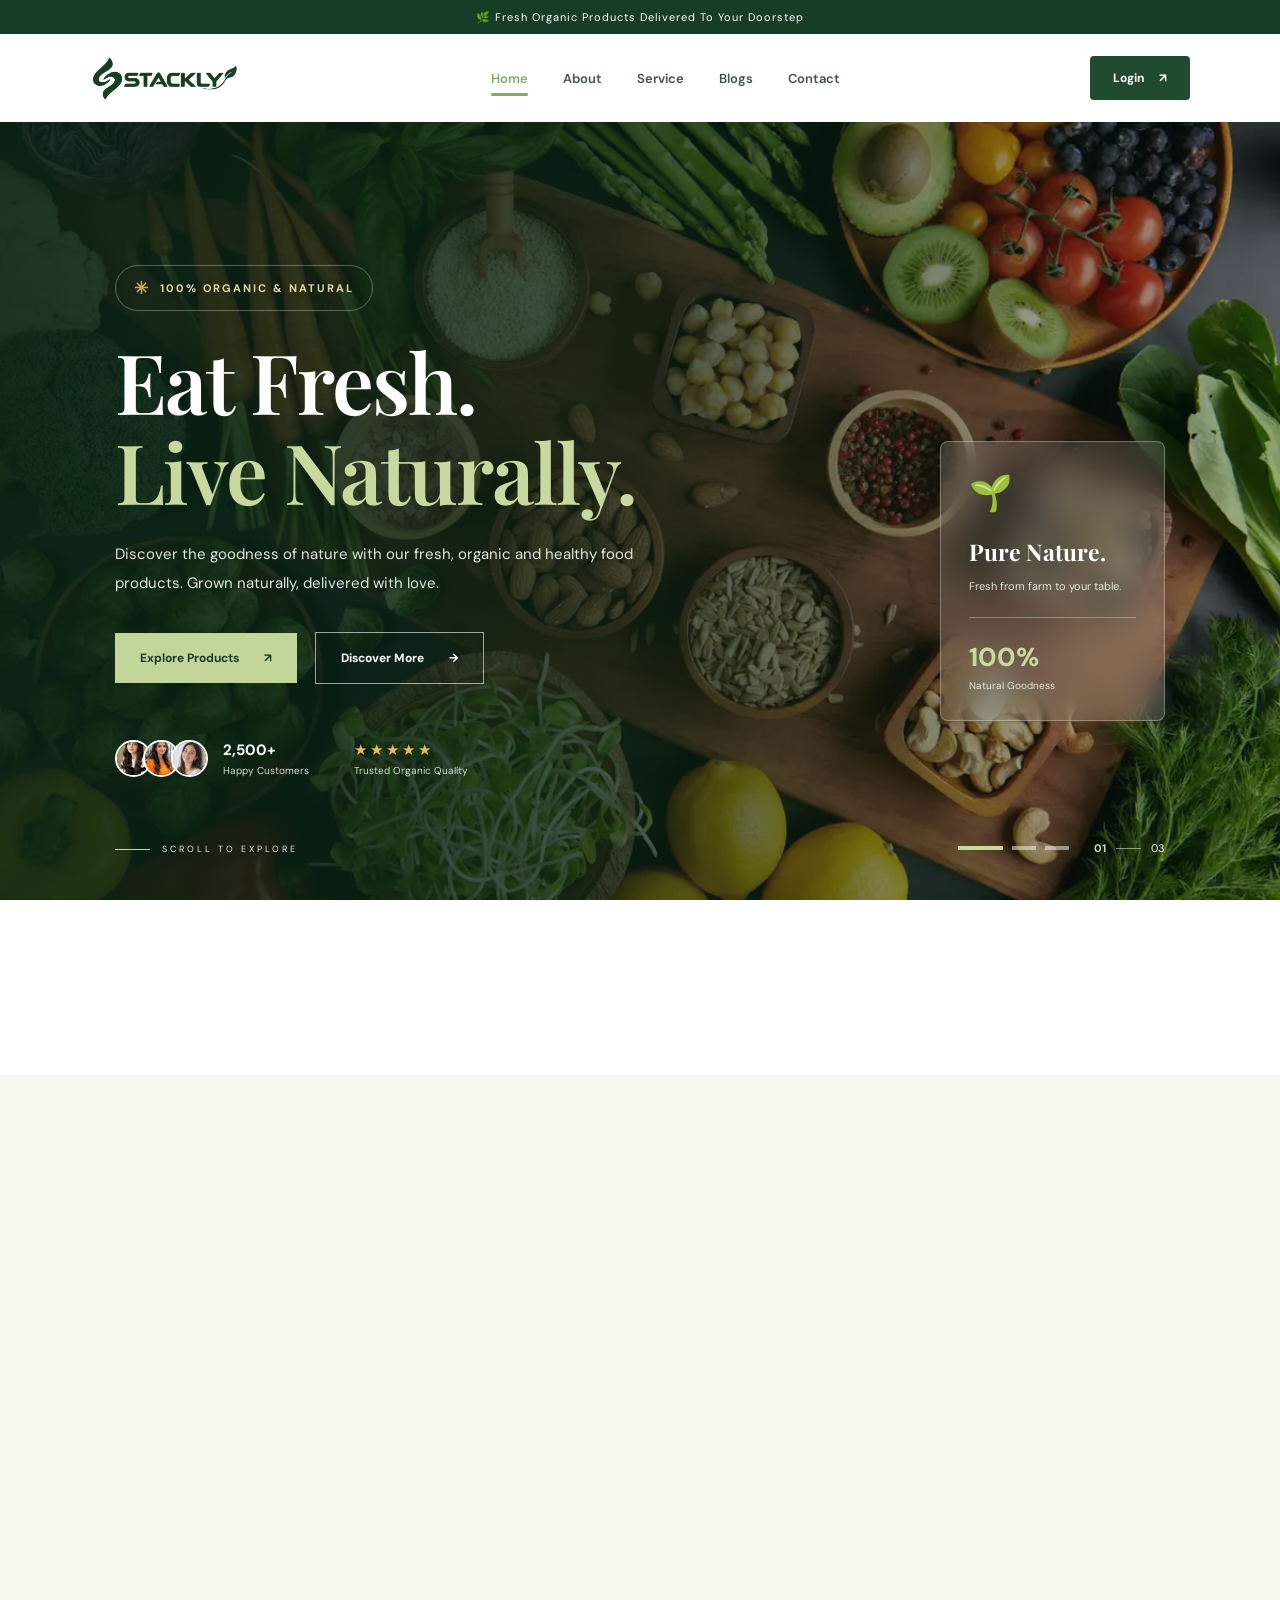
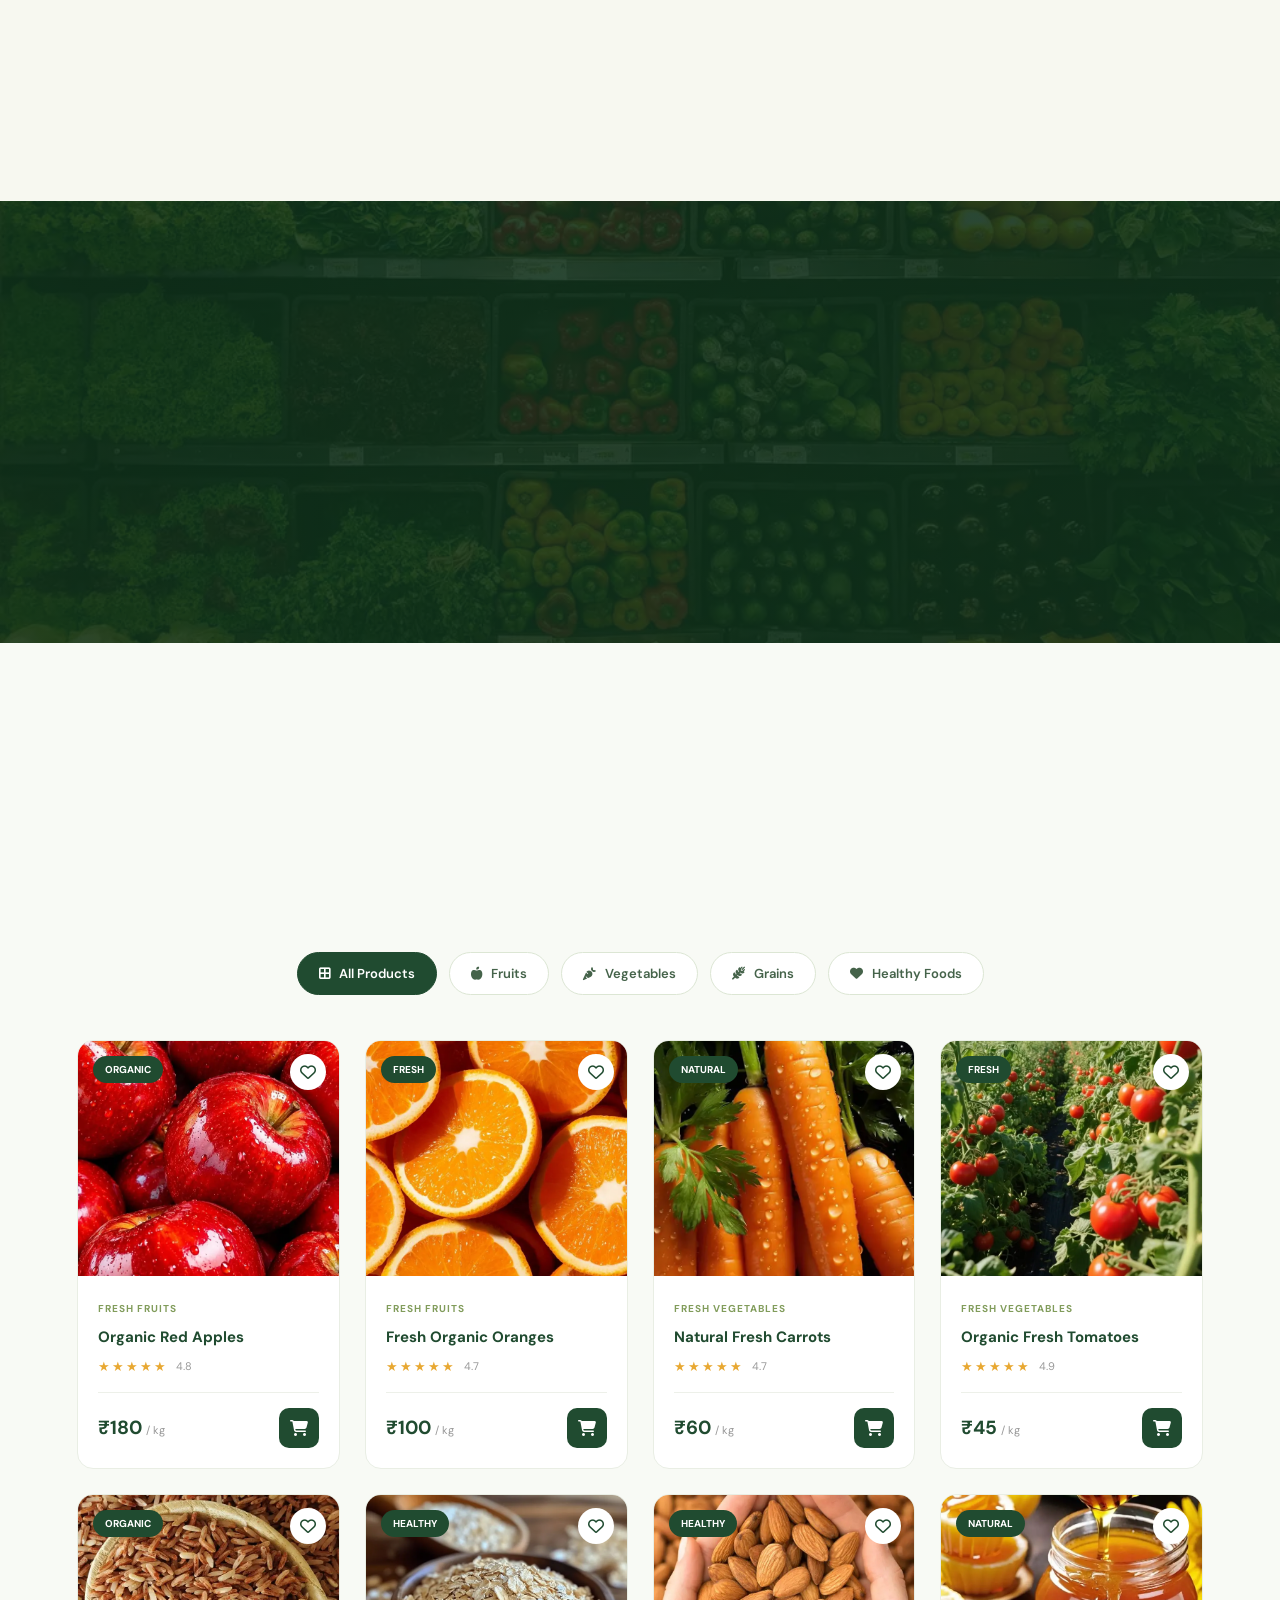
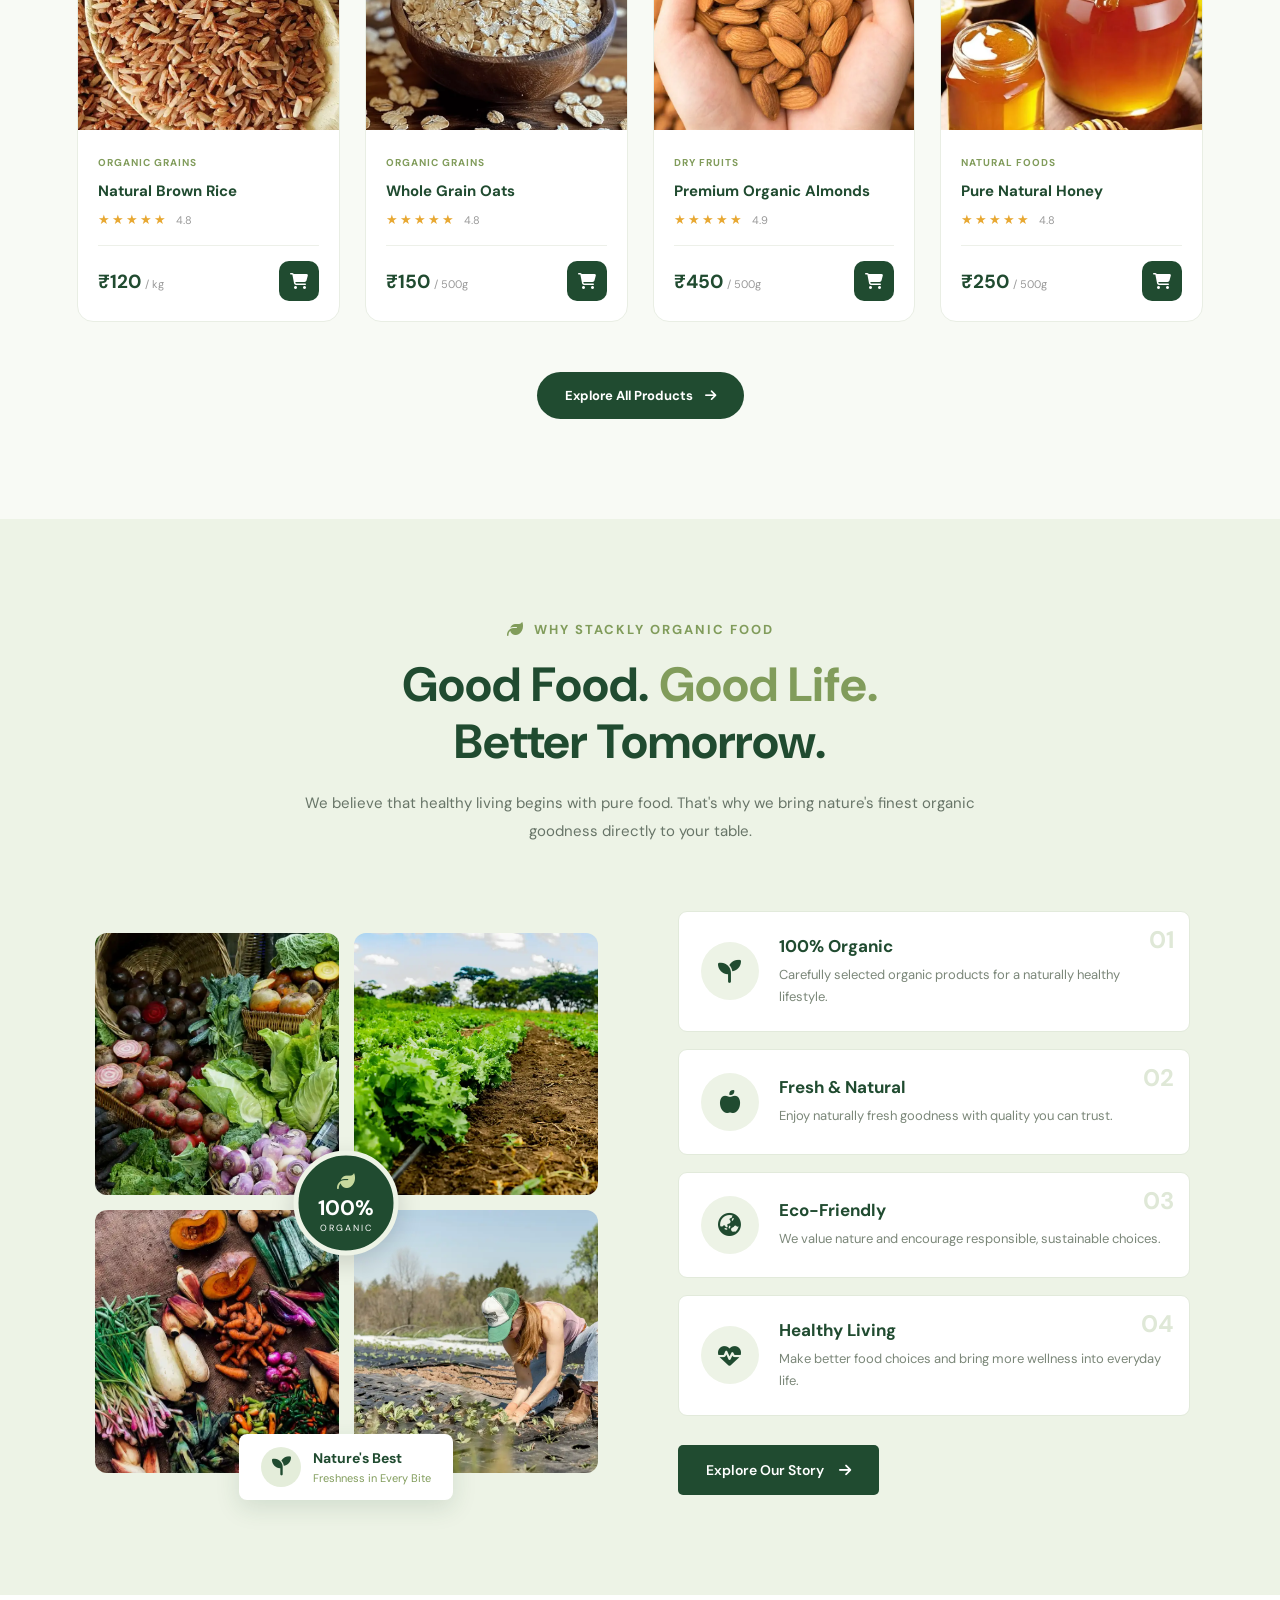
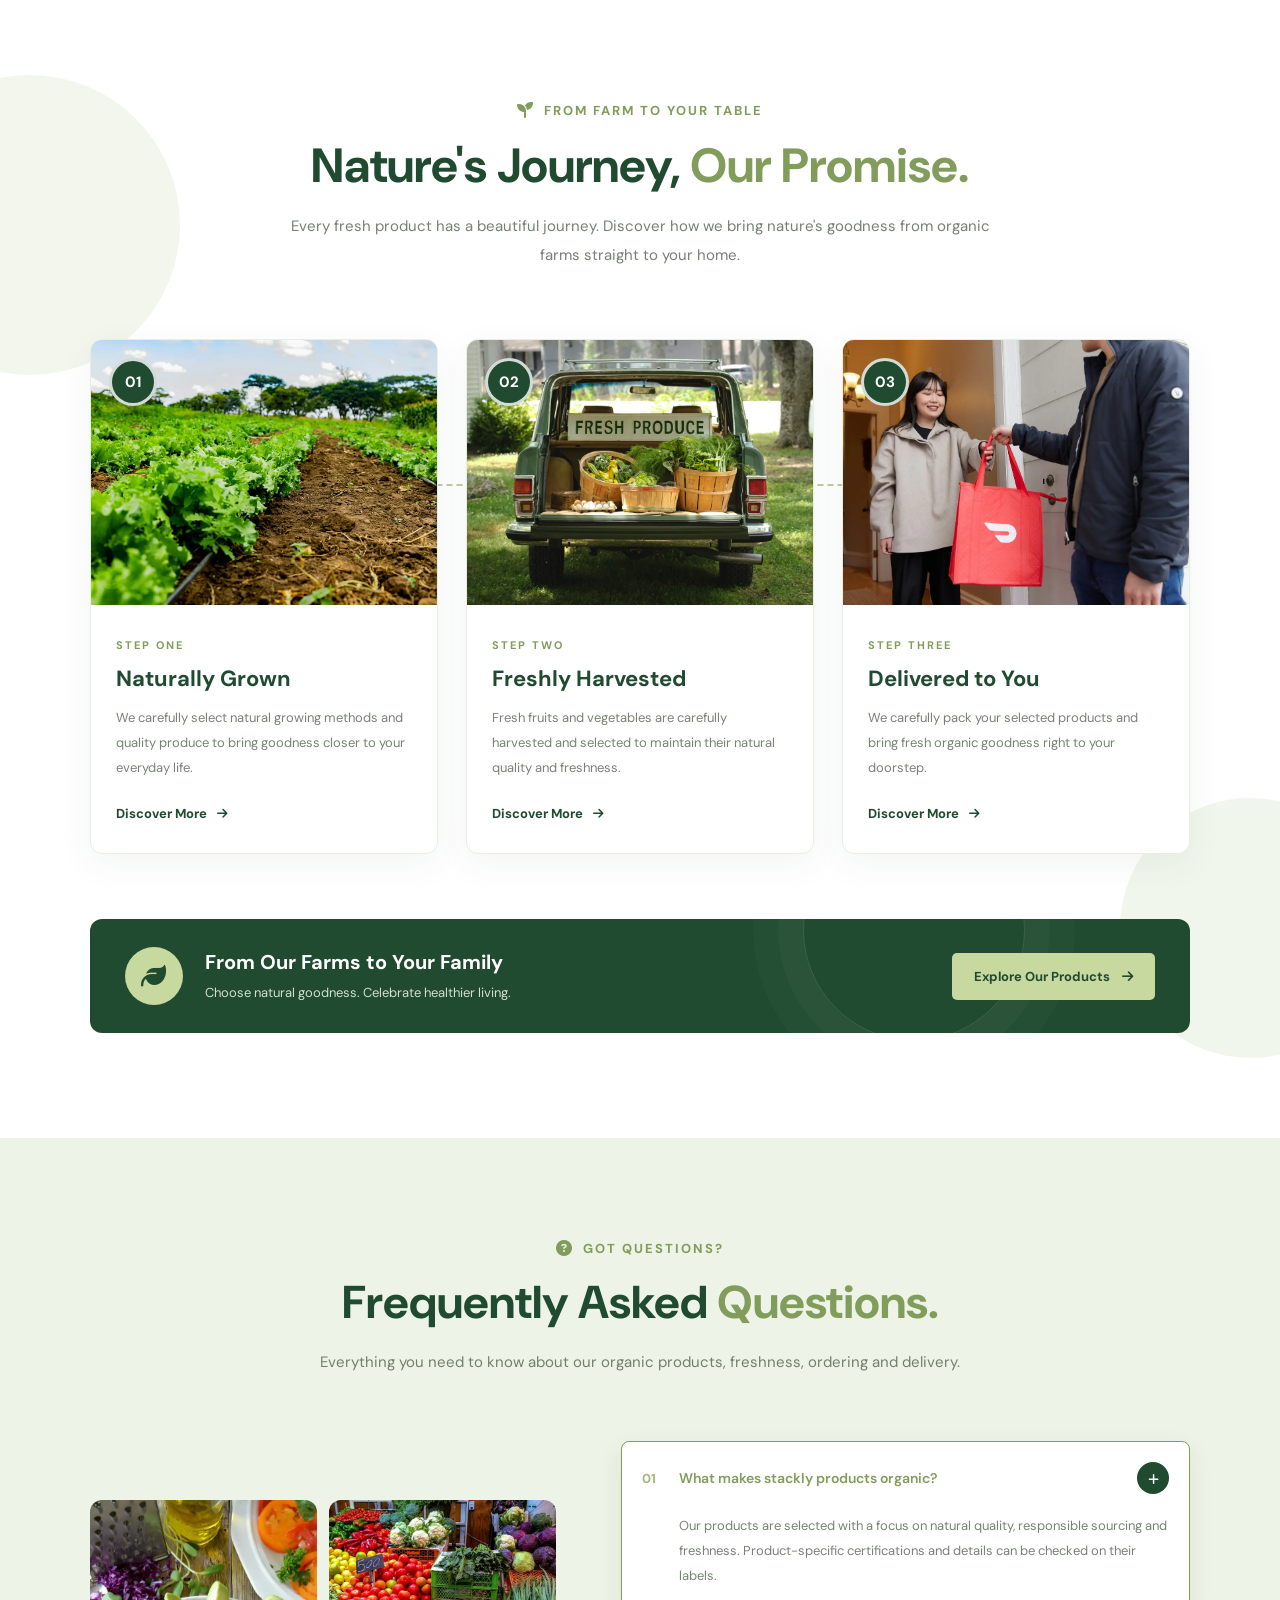
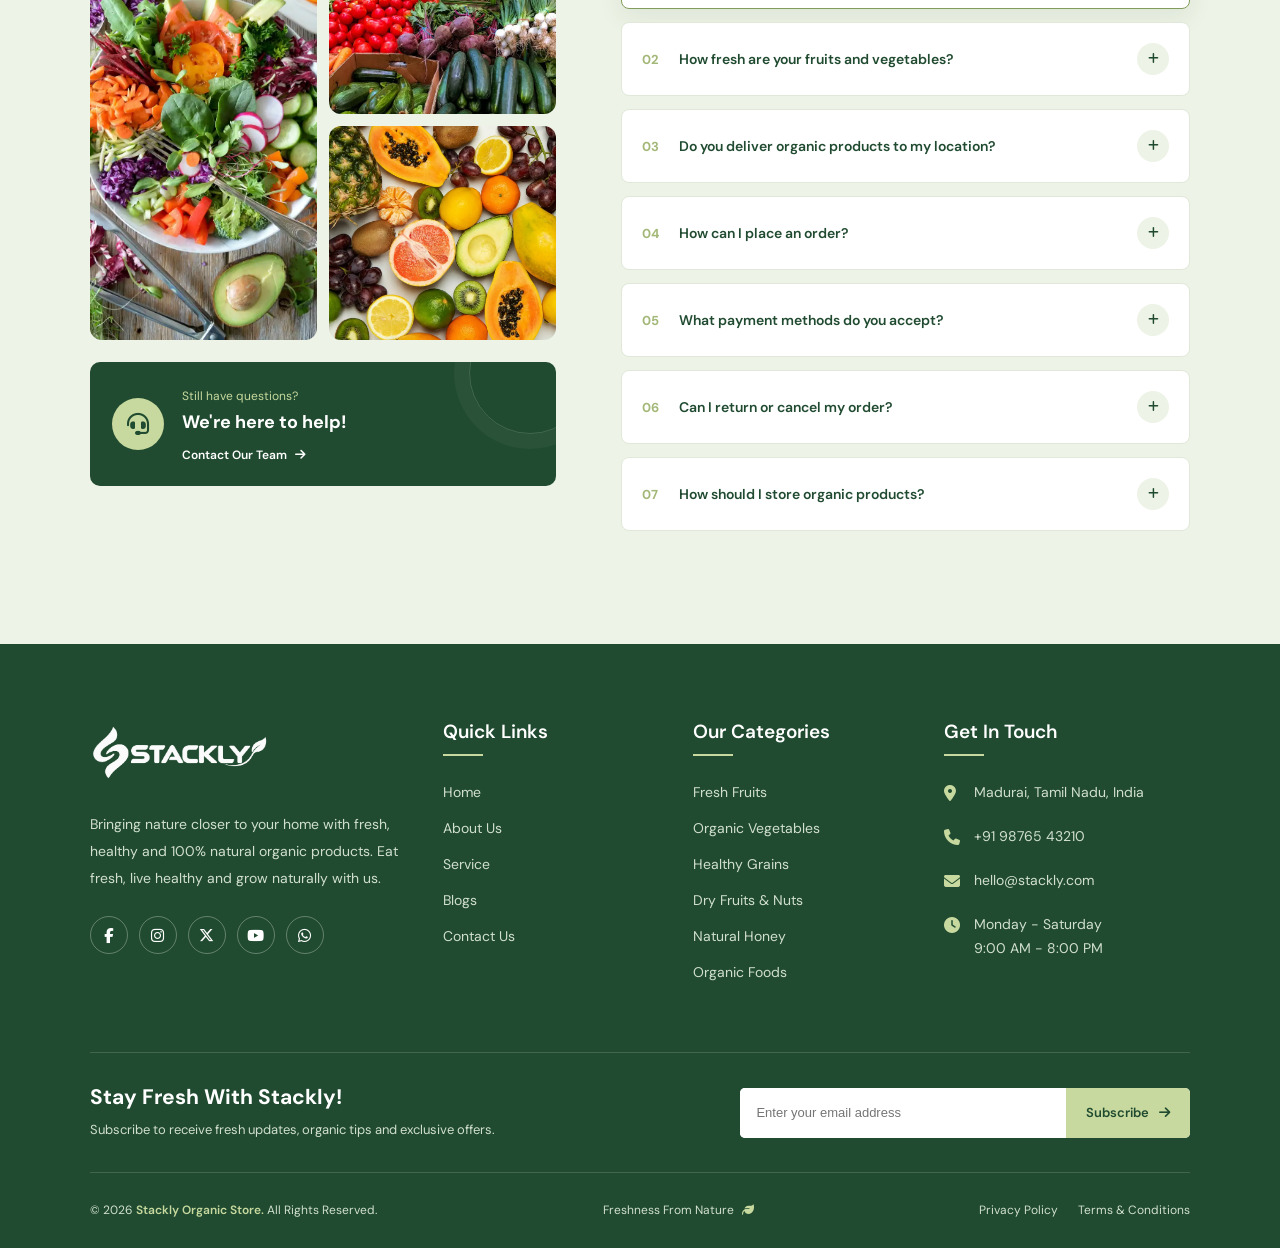
<file: index.html>
<!DOCTYPE html>
<html lang="en">
<head>
    <meta charset="UTF-8">
    <meta name="viewport" content="width=device-width, initial-scale=1.0">
    <meta name="theme-color" content="#173d27">

    <title>Organic Food Store</title>

    <link rel="preconnect" href="https://fonts.googleapis.com">
    <link rel="preconnect" href="https://fonts.gstatic.com" crossorigin>

    <link href="https://fonts.googleapis.com/css2?family=DM+Sans:wght@400;500;600;700;800&family=Playfair+Display:wght@500;600;700;800&display=swap" rel="stylesheet">
<link rel="stylesheet"
href="https://cdnjs.cloudflare.com/ajax/libs/font-awesome/6.7.2/css/all.min.css">
    <link rel="stylesheet" href="css/style.css">
</head>

<body>

    <!-- PRELOADER -->
    <div class="page-loader" id="pageLoader">
        <div class="loader-content">

            <div class="loader-logo">
                <img src="images/stackly_white_logo.webp" alt="Stackly Logo">
            </div>

            <p>Freshness from nature</p>

            <div class="loader-track">
                <div class="loader-progress"></div>
            </div>

            <span class="loader-percent">100% NATURAL</span>

        </div>
    </div>


    <!-- MAIN WEBSITE -->
    <div class="website-wrapper" id="websiteWrapper">

        <!-- TOPBAR -->
        <div class="topbar">
            <p>🌿 Fresh Organic Products Delivered To Your Doorstep</p>
        </div>


        <!-- NAVBAR -->

<header class="navbar" id="navbar">

    <!-- LOGO -->
    <a href="index.html" class="brand-logo">
        <img src="images/stackly_logo.webp" alt="Stackly Logo">
    </a>

<nav class="nav-menu" id="navMenu">

    <a href="index.html" class="nav-link active">Home</a>
    <a href="about.html" class="nav-link">About</a>
    <a href="service.html" class="nav-link">Service</a>
    <a href="blogs.html" class="nav-link">Blogs</a>
    <a href="contact.html" class="nav-link">Contact</a>
    <a href="login.html" class="mobile-shop-btn">
        Login <span>↗</span>
    </a>

</nav>

    <!-- ACTIONS -->
    <div class="nav-actions">

        <a href="login.html" class="shop-button">
            Login <span>↗</span>
        </a>

        <button class="menu-toggle" id="menuToggle" aria-label="Toggle navigation">
            <span></span>
            <span></span>
            <span></span>
        </button>

    </div>

</header>



        <!-- HERO SECTION -->
        <main>

        <section class="hero-section" id="home">

            <!-- BACKGROUND SLIDES -->
            <div class="hero-slides">

                <div class="hero-slide active"
                    style="background-image:url('./images/home1.webp')">
                </div>

                <div class="hero-slide"
                    style="background-image:url('images/home2.webp')">
                </div>

                <div class="hero-slide"
                    style="background-image:url('images/home3.webp')">
                </div>

            </div>

            <div class="hero-overlay"></div>


            <!-- HERO CONTENT -->
            <div class="hero-container">

                <div class="hero-content">

                    <div class="hero-tag reveal-item">
                        <span class="tag-icon">✳</span>
                        100% ORGANIC & NATURAL
                    </div>

                    <h1 class="hero-title reveal-item">
                        Eat Fresh.
                        <span>Live Naturally.</span>
                    </h1>

                    <p class="hero-description reveal-item">
                        Discover the goodness of nature with our fresh,
                        organic and healthy food products. Grown naturally,
                        delivered with love.
                    </p>

                    <div class="hero-buttons reveal-item">

                        <a href="404.html" class="primary-btn">
                            Explore Products
                            <span>↗</span>
                        </a>

                        <a href="404.html" class="outline-btn">
                            Discover More
                            <span>→</span>
                        </a>

                    </div>

                    <div class="hero-bottom-info reveal-item">

                        <div class="customer-info">
                            <div class="customer-avatars">
                                <img src="./images/profile1.webp" alt="Customer">
                                <img src="images/profile2.webp" alt="Customer">
                                <img src="images/profile3.webp" alt="Customer">
                            </div>

                            <div>
                                <h4>2,500+</h4>
                                <p>Happy Customers</p>
                            </div>
                        </div>

                        <div class="hero-rating">
                            <span>★★★★★</span>
                            <p>Trusted Organic Quality</p>
                        </div>

                    </div>

                </div>


                <!-- RIGHT FLOATING CARD -->
                <div class="hero-side-card reveal-item">

                    <div class="side-card-icon">🌱</div>

                    <h3>Pure Nature.</h3>
                    <p>Fresh from farm to your table.</p>

                    <div class="side-card-line"></div>

                    <div class="side-card-bottom">
                        <span>100%</span>
                        <small>Natural Goodness</small>
                    </div>

                </div>

            </div>


            <!-- SLIDER CONTROLS -->
            <div class="slider-controls">

                <div class="slider-pagination">
                    <button class="slide-dot active" data-slide="0" aria-label="Slide 1"></button>
                    <button class="slide-dot" data-slide="1" aria-label="Slide 2"></button>
                    <button class="slide-dot" data-slide="2" aria-label="Slide 3"></button>
                </div>

                <div class="slider-count">
                    <span id="currentSlide">01</span>
                    <span class="count-divider"></span>
                    <span>03</span>
                </div>

            </div>

            <div class="scroll-indicator">
                <span></span>
                SCROLL TO EXPLORE
            </div>

        </section>


        <!-- FEATURES SECTION -->
        <section class="features-section" id="service">

            <div class="features-container">

                <div class="feature-card scroll-reveal">
                    <div class="feature-icon">🌿</div>
                    <div>
                        <h3>100% Organic</h3>
                        <p>Pure and natural ingredients.</p>
                    </div>
                </div>

                <div class="feature-card scroll-reveal">
                    <div class="feature-icon">🚚</div>
                    <div>
                        <h3>Fast Delivery</h3>
                        <p>Fresh products at your doorstep.</p>
                    </div>
                </div>

                <div class="feature-card scroll-reveal">
                    <div class="feature-icon">🥬</div>
                    <div>
                        <h3>Farm Fresh</h3>
                        <p>Directly sourced from farmers.</p>
                    </div>
                </div>

                <div class="feature-card scroll-reveal">
                    <div class="feature-icon">💚</div>
                    <div>
                        <h3>Healthy Living</h3>
                        <p>Better food, better lifestyle.</p>
                    </div>
                </div>

            </div>

        </section>


        <!-- ABOUT INTRO -->
        <section class="about-section" id="about">

            <div class="about-container">

                <div class="about-image scroll-reveal">

                    <img src="images/nature.webp"
                         alt="Organic green farm">

                    <div class="about-image-label">
                        <span>🌱</span>
                        <div>
                            <strong>Grown with Love</strong>
                            <small>Rooted in Nature</small>
                        </div>
                    </div>

                </div>

                <div class="about-content">

                    <span class="section-label scroll-reveal">
                        <span></span> ABOUT OUR ORGANIC PRODUCTS
                    </span>

                    <h2 class="scroll-reveal">
                        Bringing Nature's
                        <span>Goodness</span> To Your Table.
                    </h2>

                    <p class="scroll-reveal">
                        We believe healthy living begins with healthy food.
                        Our mission is to bring fresh, naturally grown and
                        high-quality organic products to every home.
                    </p>

                    <div class="about-points scroll-reveal">

                        <div>
                            <span>✓</span>
                            Freshly Selected Products
                        </div>

                        <div>
                            <span>✓</span>
                            Naturally Grown Ingredients
                        </div>

                        <div>
                            <span>✓</span>
                            Quality You Can Trust
                        </div>

                    </div>

                    <a href="404.html" class="about-button scroll-reveal">
                        Explore Our Collection <span>↗</span>
                    </a>

                </div>

            </div>

        </section>


        <!-- CONTACT CTA -->
        <section class="contact-section" id="contact">

            <div class="contact-content scroll-reveal">
                <span>GOOD FOOD. GOOD MOOD.</span>
                <h2>Choose Natural.<br>Choose Better Living.</h2>
                <p>Make every meal healthier with the goodness of organic food.</p>
                <a href="404.html" class="primary-btn">
                    Start Shopping <span>↗</span>
                </a>
            </div>

        </section>

        


<!-- ==========================================
     GREENORA - ORGANIC SHOP SECTION
========================================== -->

<section class="organic-shop-section" id="organic-shop">

    <div class="shop-container">

        <!-- SHOP HEADER -->
        <div class="shop-heading scroll-reveal">

            <span class="shop-eyebrow">
                <i class="fa-solid fa-leaf"></i>
                FRESH & NATURAL
            </span>

            <h2>
                Discover Our <span>Organic</span> Collection
            </h2>

            <p>
                Explore nature's finest selection of fresh fruits,
                vegetables, wholesome grains and healthy foods.
                Pure goodness, straight from nature to your home.
            </p>

        </div>


        <!-- CATEGORY NAVIGATION -->
        <div class="shop-categories">

            <button class="category-btn active" data-filter="all">
                <i class="fa-solid fa-border-all"></i>
                All Products
            </button>

            <button class="category-btn" data-filter="fruits">
                <i class="fa-solid fa-apple-whole"></i>
                Fruits
            </button>

            <button class="category-btn" data-filter="vegetables">
                <i class="fa-solid fa-carrot"></i>
                Vegetables
            </button>

            <button class="category-btn" data-filter="grains">
                <i class="fa-solid fa-wheat-awn"></i>
                Grains
            </button>

            <button class="category-btn" data-filter="healthy">
                <i class="fa-solid fa-heart"></i>
                Healthy Foods
            </button>

        </div>


        <!-- PRODUCT GRID -->
        <div class="organic-products-grid">


            <!-- FRUIT 1 -->
            <div class="organic-product-card" data-category="fruits">

                <div class="product-image">

                    <span class="product-badge">Organic</span>

                    <a href="404.html" class="wishlist-btn">
                        <i class="fa-regular fa-heart"></i>
                    </a>

                    <a href="404.html" class="product-image-link">
                        <img src="images/apple.webp"
                             alt="Organic Red Apples">
                    </a>

                    <a href="404.html" class="quick-view-btn">
                        <i class="fa-regular fa-eye"></i>
                        Quick View
                    </a>

                </div>

                <div class="product-info">

                    <span class="product-type">Fresh Fruits</span>

                    <h3>
                        <a href="404.html">Organic Red Apples</a>
                    </h3>

                    <div class="product-rating">
                        <span>★★★★★</span>
                        <small>4.8</small>
                    </div>

                    <div class="product-footer">
                        <h4>₹180 <small>/ kg</small></h4>

                        <a href="404.html" class="cart-btn">
                            <i class="fa-solid fa-cart-shopping"></i>
                        </a>
                    </div>

                </div>

            </div>


            <!-- FRUIT 2 -->
            <div class="organic-product-card" data-category="fruits">

                <div class="product-image">

                    <span class="product-badge">Fresh</span>

                    <a href="404.html" class="wishlist-btn">
                        <i class="fa-regular fa-heart"></i>
                    </a>

                    <a href="404.html" class="product-image-link">
                        <img src="images/orange.webp"
                             alt="Organic Oranges">
                    </a>

                    <a href="404.html" class="quick-view-btn">
                        <i class="fa-regular fa-eye"></i>
                        Quick View
                    </a>

                </div>

                <div class="product-info">

                    <span class="product-type">Fresh Fruits</span>

                    <h3>
                        <a href="404.html">Fresh Organic Oranges</a>
                    </h3>

                    <div class="product-rating">
                        <span>★★★★★</span>
                        <small>4.7</small>
                    </div>

                    <div class="product-footer">
                        <h4>₹100 <small>/ kg</small></h4>

                        <a href="404.html" class="cart-btn">
                            <i class="fa-solid fa-cart-shopping"></i>
                        </a>
                    </div>

                </div>

            </div>


            <!-- VEGETABLE 1 -->
            <div class="organic-product-card" data-category="vegetables">

                <div class="product-image">

                    <span class="product-badge">Natural</span>

                    <a href="404.html" class="wishlist-btn">
                        <i class="fa-regular fa-heart"></i>
                    </a>

                    <a href="404.html" class="product-image-link">
                        <img src="images/carrot.webp"
                             alt="Fresh Organic Carrots">
                    </a>

                    <a href="404.html" class="quick-view-btn">
                        <i class="fa-regular fa-eye"></i>
                        Quick View
                    </a>

                </div>

                <div class="product-info">

                    <span class="product-type">Fresh Vegetables</span>

                    <h3>
                        <a href="404.html">Natural Fresh Carrots</a>
                    </h3>

                    <div class="product-rating">
                        <span>★★★★★</span>
                        <small>4.7</small>
                    </div>

                    <div class="product-footer">
                        <h4>₹60 <small>/ kg</small></h4>

                        <a href="404.html" class="cart-btn">
                            <i class="fa-solid fa-cart-shopping"></i>
                        </a>
                    </div>

                </div>

            </div>


            <!-- VEGETABLE 2 -->
            <div class="organic-product-card" data-category="vegetables">

                <div class="product-image">

                    <span class="product-badge">Fresh</span>

                    <a href="404.html" class="wishlist-btn">
                        <i class="fa-regular fa-heart"></i>
                    </a>

                    <a href="404.html" class="product-image-link">
                        <img src="images/tomato.webp"
                             alt="Organic Tomatoes">
                    </a>

                    <a href="404.html" class="quick-view-btn">
                        <i class="fa-regular fa-eye"></i>
                        Quick View
                    </a>

                </div>

                <div class="product-info">

                    <span class="product-type">Fresh Vegetables</span>

                    <h3>
                        <a href="404.html">Organic Fresh Tomatoes</a>
                    </h3>

                    <div class="product-rating">
                        <span>★★★★★</span>
                        <small>4.9</small>
                    </div>

                    <div class="product-footer">
                        <h4>₹45 <small>/ kg</small></h4>

                        <a href="404.html" class="cart-btn">
                            <i class="fa-solid fa-cart-shopping"></i>
                        </a>
                    </div>

                </div>

            </div>


            <!-- GRAIN 1 -->
            <div class="organic-product-card" data-category="grains">

                <div class="product-image">

                    <span class="product-badge">Organic</span>

                    <a href="404.html" class="wishlist-btn">
                        <i class="fa-regular fa-heart"></i>
                    </a>

                    <a href="404.html" class="product-image-link">
                        <img src="images/rice.webp"
                             alt="Organic Brown Rice">
                    </a>

                    <a href="404.html" class="quick-view-btn">
                        <i class="fa-regular fa-eye"></i>
                        Quick View
                    </a>

                </div>

                <div class="product-info">

                    <span class="product-type">Organic Grains</span>

                    <h3>
                        <a href="404.html">Natural Brown Rice</a>
                    </h3>

                    <div class="product-rating">
                        <span>★★★★★</span>
                        <small>4.8</small>
                    </div>

                    <div class="product-footer">
                        <h4>₹120 <small>/ kg</small></h4>

                        <a href="404.html" class="cart-btn">
                            <i class="fa-solid fa-cart-shopping"></i>
                        </a>
                    </div>

                </div>

            </div>


            <!-- GRAIN 2 -->
            <div class="organic-product-card" data-category="grains">

                <div class="product-image">

                    <span class="product-badge">Healthy</span>

                    <a href="404.html" class="wishlist-btn">
                        <i class="fa-regular fa-heart"></i>
                    </a>

                    <a href="404.html" class="product-image-link">
                        <img src="images/oats.webp"
                             alt="Organic Oats">
                    </a>

                    <a href="404.html" class="quick-view-btn">
                        <i class="fa-regular fa-eye"></i>
                        Quick View
                    </a>

                </div>

                <div class="product-info">

                    <span class="product-type">Organic Grains</span>

                    <h3>
                        <a href="404.html">Whole Grain Oats</a>
                    </h3>

                    <div class="product-rating">
                        <span>★★★★★</span>
                        <small>4.8</small>
                    </div>

                    <div class="product-footer">
                        <h4>₹150 <small>/ 500g</small></h4>

                        <a href="404.html" class="cart-btn">
                            <i class="fa-solid fa-cart-shopping"></i>
                        </a>
                    </div>

                </div>

            </div>


            <!-- HEALTHY FOOD 1 -->
            <div class="organic-product-card" data-category="healthy">

                <div class="product-image">

                    <span class="product-badge">Healthy</span>

                    <a href="404.html" class="wishlist-btn">
                        <i class="fa-regular fa-heart"></i>
                    </a>

                    <a href="404.html" class="product-image-link">
                        <img src="images/batham.webp"
                             alt="Premium Organic Almonds">
                    </a>

                    <a href="404.html" class="quick-view-btn">
                        <i class="fa-regular fa-eye"></i>
                        Quick View
                    </a>

                </div>

                <div class="product-info">

                    <span class="product-type">Dry Fruits</span>

                    <h3>
                        <a href="404.html">Premium Organic Almonds</a>
                    </h3>

                    <div class="product-rating">
                        <span>★★★★★</span>
                        <small>4.9</small>
                    </div>

                    <div class="product-footer">
                        <h4>₹450 <small>/ 500g</small></h4>

                        <a href="404.html" class="cart-btn">
                            <i class="fa-solid fa-cart-shopping"></i>
                        </a>
                    </div>

                </div>

            </div>


            <!-- HEALTHY FOOD 2 -->
            <div class="organic-product-card" data-category="healthy">

                <div class="product-image">

                    <span class="product-badge">Natural</span>

                    <a href="404.html" class="wishlist-btn">
                        <i class="fa-regular fa-heart"></i>
                    </a>

                    <a href="404.html" class="product-image-link">
                        <img src="images/honey.webp"
                             alt="Pure Organic Honey">
                    </a>

                    <a href="404.html" class="quick-view-btn">
                        <i class="fa-regular fa-eye"></i>
                        Quick View
                    </a>

                </div>

                <div class="product-info">

                    <span class="product-type">Natural Foods</span>

                    <h3>
                        <a href="404.html">Pure Natural Honey</a>
                    </h3>

                    <div class="product-rating">
                        <span>★★★★★</span>
                        <small>4.8</small>
                    </div>

                    <div class="product-footer">
                        <h4>₹250 <small>/ 500g</small></h4>

                        <a href="404.html" class="cart-btn">
                            <i class="fa-solid fa-cart-shopping"></i>
                        </a>
                    </div>

                </div>

            </div>


        </div>


        <!-- VIEW ALL PRODUCTS -->
        <div class="shop-view-all">

            <a href="404.html">
                Explore All Products
                <i class="fa-solid fa-arrow-right"></i>
            </a>

        </div>

    </div>

</section>


<!-- ================= WHY CHOOSE GREENORA ================= -->

<section class="why-greenora-section">

    <div class="why-greenora-container">

        <!-- SECTION HEADING -->
        <div class="why-greenora-heading">

            <span class="why-eyebrow">
                <i class="fa-solid fa-leaf"></i>
                WHY STACKLY ORGANIC FOOD
            </span>

            <h2>
                Good Food. <span>Good Life.</span>
                <br>Better Tomorrow.
            </h2>

            <p>
                We believe that healthy living begins with pure food.
                That's why we bring nature's finest organic goodness
                directly to your table.
            </p>

        </div>


        <!-- MAIN CONTENT -->
        <div class="why-greenora-content">

<!-- FOUR IMAGE COLLAGE -->

<div class="why-greenora-image why-image-collage">

    <div class="collage-image collage-image-one">
        <img src="images/collage1.webp"
             alt="Organic green farm">
    </div>

    <div class="collage-image collage-image-two">
        <img src="images/collage2.webp"
             alt="Fresh organic vegetables">
    </div>

    <div class="collage-image collage-image-three">
        <img src="images/collage3.webp"
             alt="Fresh organic fruits">
    </div>

    <div class="collage-image collage-image-four">
        <img src="images/collage4.webp"
             alt="Organic food harvest">
    </div>

    <!-- CENTER BADGE -->
    <div class="collage-center-badge">
        <i class="fa-solid fa-leaf"></i>
        <span>100%</span>
        <small>ORGANIC</small>
    </div>

    <!-- BOTTOM LABEL -->
    <div class="collage-bottom-label">
        <i class="fa-solid fa-seedling"></i>
        <div>
            <h4>Nature's Best</h4>
            <p>Freshness in Every Bite</p>
        </div>
    </div>

</div>

            <!-- RIGHT CONTENT -->
            <div class="why-greenora-details">

                <div class="why-feature-card">

                    <div class="why-feature-icon">
                        <i class="fa-solid fa-seedling"></i>
                    </div>

                    <div class="why-feature-info">
                        <h3>100% Organic</h3>
                        <p>
                            Carefully selected organic products
                            for a naturally healthy lifestyle.
                        </p>
                    </div>

                    <span class="why-feature-number">01</span>

                </div>


                <div class="why-feature-card">

                    <div class="why-feature-icon">
                        <i class="fa-solid fa-apple-whole"></i>
                    </div>

                    <div class="why-feature-info">
                        <h3>Fresh & Natural</h3>
                        <p>
                            Enjoy naturally fresh goodness
                            with quality you can trust.
                        </p>
                    </div>

                    <span class="why-feature-number">02</span>

                </div>


                <div class="why-feature-card">

                    <div class="why-feature-icon">
                        <i class="fa-solid fa-earth-asia"></i>
                    </div>

                    <div class="why-feature-info">
                        <h3>Eco-Friendly</h3>
                        <p>
                            We value nature and encourage
                            responsible, sustainable choices.
                        </p>
                    </div>

                    <span class="why-feature-number">03</span>

                </div>


                <div class="why-feature-card">

                    <div class="why-feature-icon">
                        <i class="fa-solid fa-heart-pulse"></i>
                    </div>

                    <div class="why-feature-info">
                        <h3>Healthy Living</h3>
                        <p>
                            Make better food choices and
                            bring more wellness into everyday life.
                        </p>
                    </div>

                    <span class="why-feature-number">04</span>

                </div>


                <a href="404.html" class="why-explore-btn">
                    Explore Our Story
                    <i class="fa-solid fa-arrow-right"></i>
                </a>

            </div>

        </div>

    </div>

</section>

<!-- ================= END WHY CHOOSE GREENORA ================= -->

<!-- ================= ORGANIC FARMING PROCESS ================= -->

<section class="farming-process-section" id="farming-process">

    <div class="farming-process-container">

        <!-- SECTION HEADING -->
        <div class="farming-heading process-reveal">

            <span class="farming-eyebrow">
                <i class="fa-solid fa-seedling"></i>
                FROM FARM TO YOUR TABLE
            </span>

            <h2>
                Nature's Journey,
                <span>Our Promise.</span>
            </h2>

            <p>
                Every fresh product has a beautiful journey.
                Discover how we bring nature's goodness
                from organic farms straight to your home.
            </p>

        </div>


        <!-- PROCESS TIMELINE -->
        <div class="farming-process-grid">

            <!-- STEP 01 -->
            <div class="farming-process-card process-reveal">

                <div class="farming-image-wrap">

                    <img src="images/collage2.webp"
                         alt="Natural organic farming">

                    <span class="farming-step-number">01</span>

                    <div class="farming-image-overlay">
                        <i class="fa-solid fa-seedling"></i>
                    </div>

                </div>

                <div class="farming-card-content">

                    <span class="farming-step-label">STEP ONE</span>

                    <h3>Naturally Grown</h3>

                    <p>
                        We carefully select natural growing methods
                        and quality produce to bring goodness
                        closer to your everyday life.
                    </p>

                    <a href="404.html" class="farming-learn-link">
                        Discover More
                        <i class="fa-solid fa-arrow-right"></i>
                    </a>

                </div>

            </div>


            <!-- STEP 02 -->
            <div class="farming-process-card process-reveal">

                <div class="farming-image-wrap">

                    <img src="images/harvested.webp"
                         alt="Fresh organic food harvesting">

                    <span class="farming-step-number">02</span>

                    <div class="farming-image-overlay">
                        <i class="fa-solid fa-basket-shopping"></i>
                    </div>

                </div>

                <div class="farming-card-content">

                    <span class="farming-step-label">STEP TWO</span>

                    <h3>Freshly Harvested</h3>

                    <p>
                        Fresh fruits and vegetables are carefully
                        harvested and selected to maintain
                        their natural quality and freshness.
                    </p>

                    <a href="404.html" class="farming-learn-link">
                        Discover More
                        <i class="fa-solid fa-arrow-right"></i>
                    </a>

                </div>

            </div>


            <!-- STEP 03 -->
            <div class="farming-process-card process-reveal">

                <div class="farming-image-wrap">

                    <img src="images/delivery.webp"
                         alt="Fresh organic food delivery">

                    <span class="farming-step-number">03</span>

                    <div class="farming-image-overlay">
                        <i class="fa-solid fa-truck-fast"></i>
                    </div>

                </div>

                <div class="farming-card-content">

                    <span class="farming-step-label">STEP THREE</span>

                    <h3>Delivered to You</h3>

                    <p>
                        We carefully pack your selected products
                        and bring fresh organic goodness
                        right to your doorstep.
                    </p>

                    <a href="404.html" class="farming-learn-link">
                        Discover More
                        <i class="fa-solid fa-arrow-right"></i>
                    </a>

                </div>

            </div>

        </div>


        <!-- BOTTOM MESSAGE -->
        <div class="farming-bottom-banner process-reveal">

            <div class="farming-banner-icon">
                <i class="fa-solid fa-leaf"></i>
            </div>

            <div class="farming-banner-content">
                <h3>From Our Farms to Your Family</h3>
                <p>
                    Choose natural goodness. Celebrate healthier living.
                </p>
            </div>

            <a href="404.html" class="farming-banner-btn">
                Explore Our Products
                <i class="fa-solid fa-arrow-right"></i>
            </a>

        </div>

    </div>

</section>

<!-- ================= END FARMING PROCESS ================= -->

<!-- ================= FAQ SECTION ================= -->

<section class="greenora-faq-section" id="faq">

    <div class="faq-container">

        <!-- FAQ HEADING -->
        <div class="faq-heading faq-reveal">

            <span class="faq-eyebrow">
                <i class="fa-solid fa-circle-question"></i>
                GOT QUESTIONS?
            </span>

            <h2>
                Frequently Asked
                <span>Questions.</span>
            </h2>

            <p>
                Everything you need to know about our organic
                products, freshness, ordering and delivery.
            </p>

        </div>


        <!-- FAQ MAIN CONTENT -->
        <div class="faq-main-content">

            <!-- LEFT SIDE -->
            <div class="faq-left faq-reveal">

                <div class="faq-image-grid">

                    <div class="faq-img faq-img-one">
                        <img src="images/organic_food.webp"
                             alt="Fresh organic food">
                    </div>

                    <div class="faq-img faq-img-two">
                        <img src="images/organic_veg.webp"
                             alt="Fresh organic vegetables">
                    </div>

                    <div class="faq-img faq-img-three">
                        <img src="images/organic_fruits.webp"
                             alt="Fresh organic fruits">
                    </div>

                </div>

                <div class="faq-contact-card">

                    <div class="faq-contact-icon">
                        <i class="fa-solid fa-headset"></i>
                    </div>

                    <div class="faq-contact-text">
                        <span>Still have questions?</span>
                        <h3>We're here to help!</h3>
                        <a href="contact.html">
                            Contact Our Team
                            <i class="fa-solid fa-arrow-right"></i>
                        </a>
                    </div>

                </div>

            </div>


            <!-- RIGHT SIDE FAQ ACCORDION -->
            <div class="faq-right faq-reveal">

                <!-- FAQ 1 -->
                <div class="faq-item active">

                    <button class="faq-question" type="button">

                        <span class="faq-question-number">01</span>

                        <span class="faq-question-text">
                            What makes stackly products organic?
                        </span>

                        <span class="faq-toggle-icon">
                            <i class="fa-solid fa-plus"></i>
                        </span>

                    </button>

                    <div class="faq-answer">
                        <div class="faq-answer-inner">
                            Our products are selected with a focus on
                            natural quality, responsible sourcing and
                            freshness. Product-specific certifications
                            and details can be checked on their labels.
                        </div>
                    </div>

                </div>


                <!-- FAQ 2 -->
                <div class="faq-item">

                    <button class="faq-question" type="button">

                        <span class="faq-question-number">02</span>

                        <span class="faq-question-text">
                            How fresh are your fruits and vegetables?
                        </span>

                        <span class="faq-toggle-icon">
                            <i class="fa-solid fa-plus"></i>
                        </span>

                    </button>

                    <div class="faq-answer">
                        <div class="faq-answer-inner">
                            We focus on carefully selecting and handling
                            fresh produce. Actual freshness may vary
                            depending on the product and availability.
                        </div>
                    </div>

                </div>


                <!-- FAQ 3 -->
                <div class="faq-item">

                    <button class="faq-question" type="button">

                        <span class="faq-question-number">03</span>

                        <span class="faq-question-text">
                            Do you deliver organic products to my location?
                        </span>

                        <span class="faq-toggle-icon">
                            <i class="fa-solid fa-plus"></i>
                        </span>

                    </button>

                    <div class="faq-answer">
                        <div class="faq-answer-inner">
                            Delivery availability depends on your
                            location and our service coverage.
                            You can check delivery availability while
                            placing your order.
                        </div>
                    </div>

                </div>


                <!-- FAQ 4 -->
                <div class="faq-item">

                    <button class="faq-question" type="button">

                        <span class="faq-question-number">04</span>

                        <span class="faq-question-text">
                            How can I place an order?
                        </span>

                        <span class="faq-toggle-icon">
                            <i class="fa-solid fa-plus"></i>
                        </span>

                    </button>

                    <div class="faq-answer">
                        <div class="faq-answer-inner">
                            Browse our product collection, choose
                            your favourite items and follow the
                            checkout process to place your order.
                        </div>
                    </div>

                </div>


                <!-- FAQ 5 -->
                <div class="faq-item">

                    <button class="faq-question" type="button">

                        <span class="faq-question-number">05</span>

                        <span class="faq-question-text">
                            What payment methods do you accept?
                        </span>

                        <span class="faq-toggle-icon">
                            <i class="fa-solid fa-plus"></i>
                        </span>

                    </button>

                    <div class="faq-answer">
                        <div class="faq-answer-inner">
                            Available payment methods will be displayed
                            during checkout. You can select from the
                            payment options supported by the store.
                        </div>
                    </div>

                </div>


                <!-- FAQ 6 -->
                <div class="faq-item">

                    <button class="faq-question" type="button">

                        <span class="faq-question-number">06</span>

                        <span class="faq-question-text">
                            Can I return or cancel my order?
                        </span>

                        <span class="faq-toggle-icon">
                            <i class="fa-solid fa-plus"></i>
                        </span>

                    </button>

                    <div class="faq-answer">
                        <div class="faq-answer-inner">
                            Return and cancellation eligibility depends
                            on the product and store policy. Please
                            contact our support team for assistance
                            with your order.
                        </div>
                    </div>

                </div>


                <!-- FAQ 7 -->
                <div class="faq-item">

                    <button class="faq-question" type="button">

                        <span class="faq-question-number">07</span>

                        <span class="faq-question-text">
                            How should I store organic products?
                        </span>

                        <span class="faq-toggle-icon">
                            <i class="fa-solid fa-plus"></i>
                        </span>

                    </button>

                    <div class="faq-answer">
                        <div class="faq-answer-inner">
                            Storage requirements vary by product.
                            Follow the storage instructions provided
                            on each product's packaging for best results.
                        </div>
                    </div>

                </div>

            </div>

        </div>

    </div>

</section>

<!-- ================= END FAQ SECTION ================= -->
</main>

<!-- ================= FOOTER ================= -->
<footer class="footer">

    <div class="footer-container">

        <!-- FOOTER BRAND -->
        <div class="footer-column footer-brand">

            <a href="index.html" class="footer-logo">
                <img src="images/stackly_white_logo.webp" alt="Organic Store Logo">
            </a>

            <p class="footer-description">
                Bringing nature closer to your home with fresh,
                healthy and 100% natural organic products.
                Eat fresh, live healthy and grow naturally with us.
            </p>

            <!-- SOCIAL ICONS -->
            <div class="footer-social">

                <a href="404.html" aria-label="Facebook">
                    <i class="fa-brands fa-facebook-f"></i>
                </a>

                <a href="404.html" aria-label="Instagram">
                    <i class="fa-brands fa-instagram"></i>
                </a>

                <a href="404.html" aria-label="Twitter">
                    <i class="fa-brands fa-x-twitter"></i>
                </a>

                <a href="404.html" aria-label="YouTube">
                    <i class="fa-brands fa-youtube"></i>
                </a>

                <a href="404.html" aria-label="WhatsApp">
                    <i class="fa-brands fa-whatsapp"></i>
                </a>

            </div>

        </div>


        <!-- QUICK LINKS -->
        <div class="footer-column">

            <h3>Quick Links</h3>

            <ul class="footer-links">

                <li><a href="index.html">Home</a></li>
                <li><a href="about.html">About Us</a></li>
                <li><a href="service.html">Service</a></li>
                <li><a href="blogs.html">Blogs</a></li>
                <li><a href="contact.html">Contact Us</a></li>

            </ul>

        </div>


        <!-- CATEGORIES -->
        <div class="footer-column">

            <h3>Our Categories</h3>

            <ul class="footer-links">

                <li><a href="404.html">Fresh Fruits</a></li>
                <li><a href="404.html">Organic Vegetables</a></li>
                <li><a href="404.html">Healthy Grains</a></li>
                <li><a href="404.html">Dry Fruits & Nuts</a></li>
                <li><a href="404.html">Natural Honey</a></li>
                <li><a href="404.html">Organic Foods</a></li>

            </ul>

        </div>


        <!-- CONTACT DETAILS -->
        <div class="footer-column footer-contact">

            <h3>Get In Touch</h3>

            <ul>

                <li>
                    <i class="fa-solid fa-location-dot"></i>
                    <span>Madurai, Tamil Nadu, India</span>
                </li>

                <li>
                    <i class="fa-solid fa-phone"></i>
                    <a href="404.html">+91 98765 43210</a>
                </li>

                <li>
                    <i class="fa-solid fa-envelope"></i>
                    <a href="404.html">
                        hello@stackly.com
                    </a>
                </li>

                <li>
                    <i class="fa-solid fa-clock"></i>
                    <span>Monday - Saturday<br>9:00 AM - 8:00 PM</span>
                </li>

            </ul>

        </div>

    </div>


    <!-- NEWSLETTER -->
    <div class="footer-newsletter">

        <div class="newsletter-content">
            <h3>Stay Fresh With Stackly!</h3>
            <p>
                Subscribe to receive fresh updates, organic tips
                and exclusive offers.
            </p>
        </div>

        <form class="newsletter-form" action="404.html">

            <input
                type="email"
                placeholder="Enter your email address"
                required
            >

            <button type="submit">
                Subscribe
                <i class="fa-solid fa-arrow-right"></i>
            </button>

        </form>

    </div>


    <!-- FOOTER BOTTOM -->
    <div class="footer-bottom">

        <p>
            © 2026 <span>Stackly Organic Store.</span>
            All Rights Reserved.
        </p>

        <p class="footer-tagline">
            Freshness From Nature
            <i class="fa-solid fa-leaf"></i>
        </p>

        <div class="footer-bottom-links">
            <a href="404.html">Privacy Policy</a>
            <a href="404.html">Terms & Conditions</a>
        </div>

    </div>

</footer>

    </div>

    <script src="js/script.js"></script>

</body>
</html>
</file>
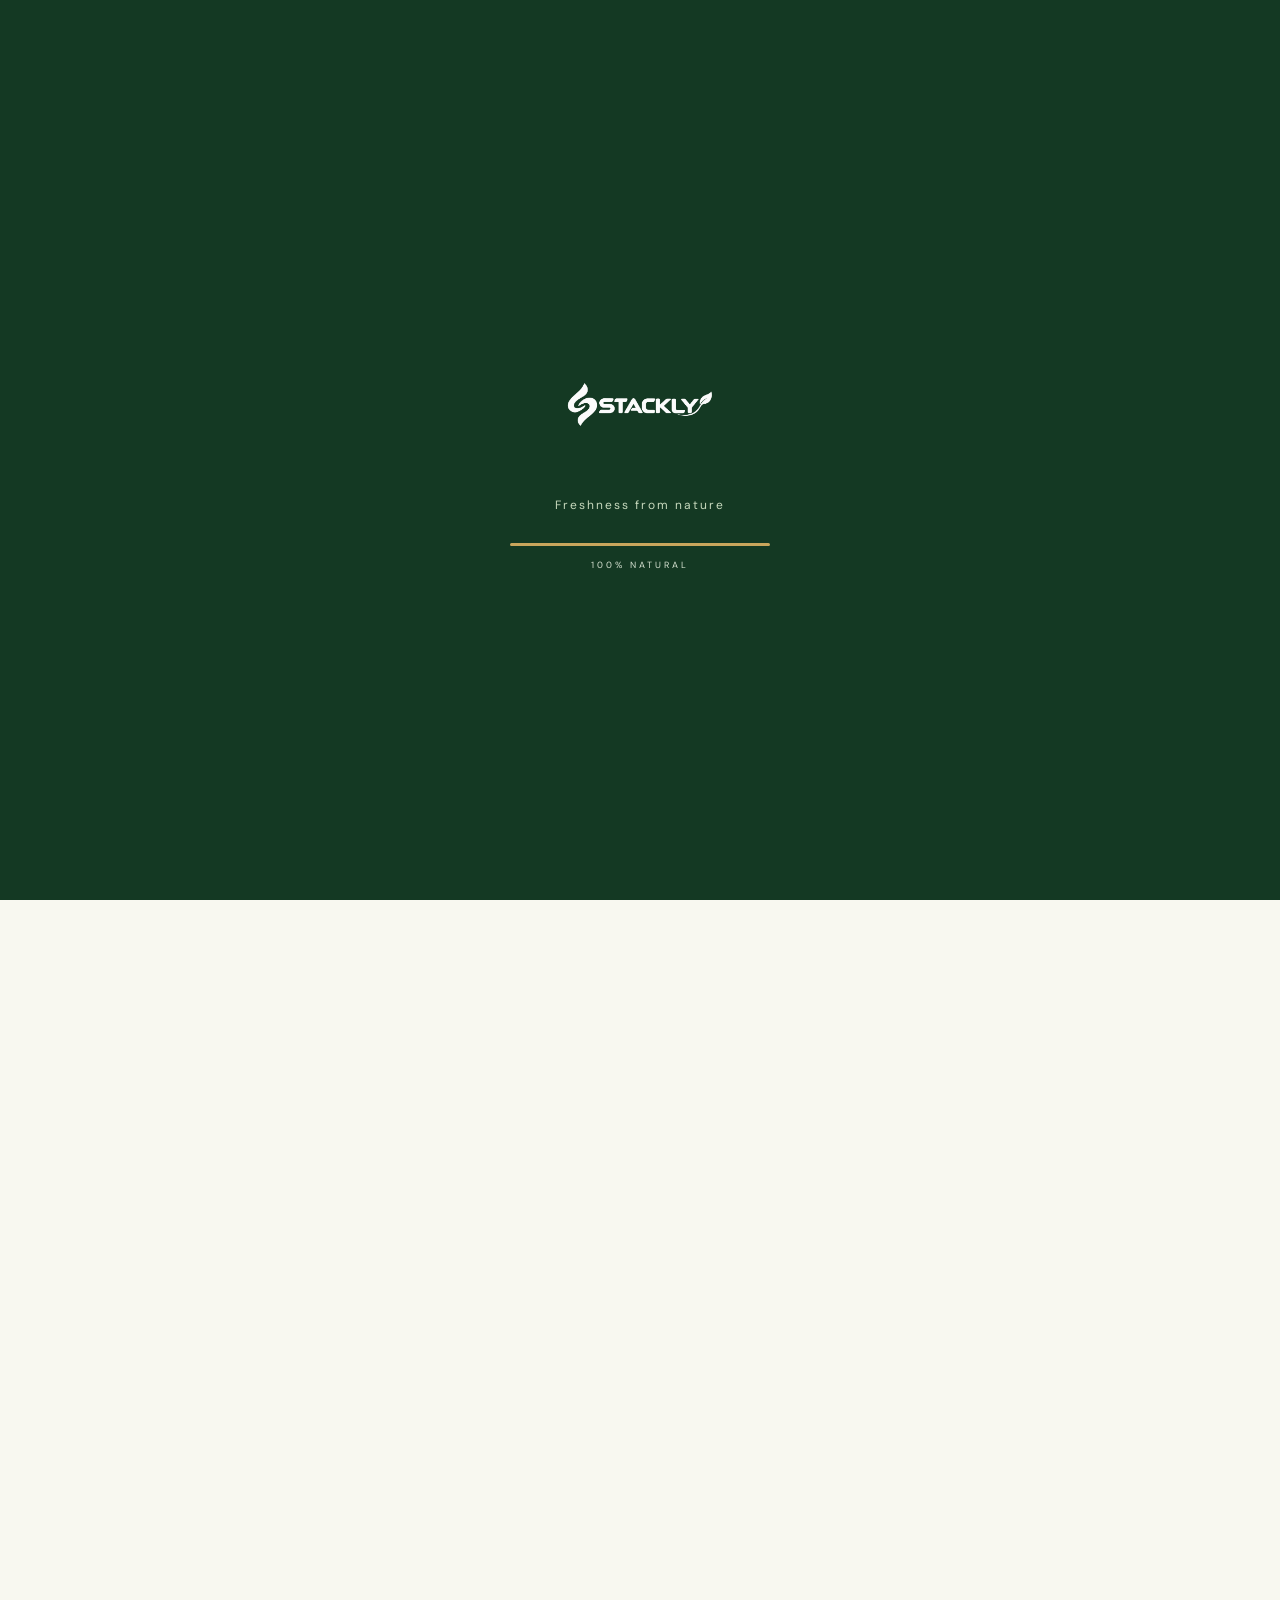
<file: about.html>
<!DOCTYPE html>
<html lang="en">
<head>
    <meta charset="UTF-8">
    <meta name="viewport" content="width=device-width, initial-scale=1.0">
    <meta name="theme-color" content="#173d27">

    <title>Organic Food Store</title>

    <link rel="preconnect" href="https://fonts.googleapis.com">
    <link rel="preconnect" href="https://fonts.gstatic.com" crossorigin>

    <link href="https://fonts.googleapis.com/css2?family=DM+Sans:wght@400;500;600;700;800&family=Playfair+Display:wght@500;600;700;800&display=swap" rel="stylesheet">
<link rel="stylesheet"
href="https://cdnjs.cloudflare.com/ajax/libs/font-awesome/6.7.2/css/all.min.css">
    <link rel="stylesheet" href="css/about.css">
</head>

<body>

    <!-- PRELOADER -->
    <div class="page-loader" id="pageLoader">
        <div class="loader-content">

            <div class="loader-logo">
                <img src="images/stackly_white_logo.webp" alt="Stackly Logo">
            </div>

            <p>Freshness from nature</p>

            <div class="loader-track">
                <div class="loader-progress"></div>
            </div>

            <span class="loader-percent">100% NATURAL</span>

        </div>
    </div>


    <!-- MAIN WEBSITE -->
    <div class="website-wrapper" id="websiteWrapper">

        <!-- TOPBAR -->
        <div class="topbar">
            <p>🌿 Fresh Organic Products Delivered To Your Doorstep</p>
        </div>


        <!-- NAVBAR -->

<header class="navbar" id="navbar">

    <!-- LOGO -->
    <a href="index.html" class="brand-logo">
        <img src="images/stackly_logo.webp" alt="Stackly Logo">
    </a>

<nav class="nav-menu" id="navMenu">

    <a href="index.html" class="nav-link active">Home</a>
    <a href="about.html" class="nav-link">About</a>
    <a href="service.html" class="nav-link">Service</a>
    <a href="blogs.html" class="nav-link">Blogs</a>
    <a href="contact.html" class="nav-link">Contact</a>
    <a href="login.html" class="mobile-shop-btn">
        Login <span>↗</span>
    </a>

</nav>

    <!-- ACTIONS -->
    <div class="nav-actions">

        <a href="login.html" class="shop-button">
            Login <span>↗</span>
        </a>

        <button class="menu-toggle" id="menuToggle" aria-label="Toggle navigation">
            <span></span>
            <span></span>
            <span></span>
        </button>

    </div>

</header>

<main>
<!-- ABOUT HERO SECTION -->
<section class="about-hero">

    <div class="about-hero-overlay"></div>

    <div class="about-hero-content">

        <span class="about-tag">
            <i class="fa-solid fa-leaf"></i>
            OUR STORY
        </span>

        <h1>
            Growing A Better
            <span>Tomorrow</span>
        </h1>

        <p>
            Discover our journey towards a healthier lifestyle.
            We bring nature closer to your home with fresh,
            organic and naturally grown products.
        </p>

        <div class="about-hero-buttons">

            <a href="404.html" class="about-primary-btn">
                Discover Our Story
                <i class="fa-solid fa-arrow-right"></i>
            </a>

            <a href="contact.html" class="about-outline-btn">
                Contact Us
            </a>

        </div>

    </div>

    <div class="about-hero-bottom">

        <div class="about-hero-line"></div>

        <span>PURE NATURE. PURE LIVING.</span>

    </div>

    <div class="about-floating-card">
        <div class="about-leaf-icon">
            <i class="fa-solid fa-seedling"></i>
        </div>

        <div>
            <h4>100% Natural</h4>
            <p>Fresh From Nature</p>
        </div>
    </div>

</section>


<!-- ABOUT OUR STORY SECTION -->
<section class="about-story-section" id="about-story">

    <div class="about-story-container">

        <!-- LEFT IMAGE -->
        <div class="about-story-image reveal-left">

            <img src="images/collage3.webp"
                 alt="Fresh organic vegetables from Greenora farm">

            <div class="story-image-overlay"></div>

            <div class="story-experience-card">
                <i class="fa-solid fa-seedling"></i>

                <div>
                    <h3>100%</h3>
                    <p>Natural Farming</p>
                </div>
            </div>

            <div class="story-image-decoration"></div>

        </div>


        <!-- RIGHT CONTENT -->
        <div class="about-story-content reveal-right">

            <span class="story-subtitle">
                <i class="fa-solid fa-leaf"></i>
                ABOUT 
            </span>

            <h2>
                Bringing Nature's
                Goodness To
                <span>Your Everyday Life</span>
            </h2>

            <p class="story-main-text">
                At Stackly, we believe that healthy living begins
                with the food we choose. Our passion for nature
                inspires us to bring fresh, organic and naturally
                grown products closer to your home.
            </p>

            <p class="story-description">
                We are committed to making natural food choices
                accessible to everyone. From carefully selected
                produce to quality-focused sourcing, every step
                reflects our love for freshness and better living.
            </p>


            <!-- FEATURES -->
            <div class="story-features">

                <div class="story-feature">
                    <div class="story-feature-icon">
                        <i class="fa-solid fa-leaf"></i>
                    </div>

                    <div>
                        <h4>Fresh & Natural</h4>
                        <p>Nature-inspired food choices.</p>
                    </div>
                </div>


                <div class="story-feature">
                    <div class="story-feature-icon">
                        <i class="fa-solid fa-heart"></i>
                    </div>

                    <div>
                        <h4>Quality Focused</h4>
                        <p>Carefully selected products.</p>
                    </div>
                </div>

            </div>


            <a href="contact.html" class="story-discover-btn">
                Get To Know Us
                <i class="fa-solid fa-arrow-right"></i>
            </a>

        </div>

    </div>

</section>


<!-- WHY CHOOSE GREENORA -->
<section class="why-greenora-section">

    <div class="why-greenora-container">

        <!-- SECTION HEADING -->
        <div class="why-greenora-heading reveal-bottom">

            <span class="why-greenora-subtitle">
                <i class="fa-solid fa-leaf"></i>
                WHY CHOOSE US
            </span>

            <h2>
                Good Food. Better Life.
                <span>The Stackly Way.</span>
            </h2>

            <p>
                We believe that every choice matters.
                Discover what makes stackly a natural choice
                for your everyday lifestyle.
            </p>

        </div>


        <!-- FEATURE CARDS -->
        <div class="why-greenora-grid">

            <!-- CARD 1 -->
            <div class="greenora-feature-card reveal-bottom">

                <div class="greenora-card-number">01</div>

                <div class="greenora-feature-icon">
                    <i class="fa-solid fa-seedling"></i>
                </div>

                <h3>Natural Goodness</h3>

                <p>
                    Explore naturally sourced products
                    selected with care for your everyday needs.
                </p>

            </div>


            <!-- CARD 2 -->
            <div class="greenora-feature-card reveal-bottom">

                <div class="greenora-card-number">02</div>

                <div class="greenora-feature-icon">
                    <i class="fa-solid fa-carrot"></i>
                </div>

                <h3>Fresh Selection</h3>

                <p>
                    Discover a variety of fresh fruits,
                    vegetables and wholesome food choices.
                </p>

            </div>


            <!-- CARD 3 -->
            <div class="greenora-feature-card reveal-bottom">

                <div class="greenora-card-number">03</div>

                <div class="greenora-feature-icon">
                    <i class="fa-solid fa-heart"></i>
                </div>

                <h3>Quality Focused</h3>

                <p>
                    We focus on thoughtful product selection
                    and quality in every shopping experience.
                </p>

            </div>


            <!-- CARD 4 -->
            <div class="greenora-feature-card reveal-bottom">

                <div class="greenora-card-number">04</div>

                <div class="greenora-feature-icon">
                    <i class="fa-solid fa-earth-americas"></i>
                </div>

                <h3>Nature Inspired</h3>

                <p>
                    Celebrate a greener lifestyle with
                    choices inspired by nature and sustainability.
                </p>

            </div>

        </div>

    </div>

</section>


<!-- OUR FARMING PROCESS -->
<section class="farming-process-section">

    <div class="farming-process-container">

        <!-- HEADING -->
        <div class="farming-process-heading reveal-bottom">

            <span class="farming-process-tag">
                <i class="fa-solid fa-seedling"></i>
                FROM FARM TO TABLE
            </span>

            <h2>
                Nature's Journey,
                <span>Our Process</span>
            </h2>

            <p>
                Every fresh product has a journey.
                Discover how we bring nature's goodness
                closer to your everyday life.
            </p>

        </div>


        <!-- PROCESS TIMELINE -->
        <div class="farming-timeline">

            <div class="farming-timeline-line">
                <div class="farming-timeline-progress"></div>
            </div>


            <!-- STEP 01 -->
            <div class="farming-step reveal-bottom">

                <div class="farming-step-number">01</div>

                <div class="farming-step-icon">
                    <i class="fa-solid fa-seedling"></i>
                </div>

                <div class="farming-step-content">

                    <span>STEP ONE</span>

                    <h3>Careful Selection</h3>

                    <p>
                        We begin with thoughtful selection
                        of seeds and quality produce to
                        support a natural growing journey.
                    </p>

                </div>

            </div>


            <!-- STEP 02 -->
            <div class="farming-step reveal-bottom">

                <div class="farming-step-number">02</div>

                <div class="farming-step-icon">
                    <i class="fa-solid fa-leaf"></i>
                </div>

                <div class="farming-step-content">

                    <span>STEP TWO</span>

                    <h3>Natural Growing</h3>

                    <p>
                        Our farming inspiration comes from
                        nature, with a focus on responsible
                        growing practices.
                    </p>

                </div>

            </div>


            <!-- STEP 03 -->
            <div class="farming-step reveal-bottom">

                <div class="farming-step-number">03</div>

                <div class="farming-step-icon">
                    <i class="fa-solid fa-basket-shopping"></i>
                </div>

                <div class="farming-step-content">

                    <span>STEP THREE</span>

                    <h3>Fresh Harvesting</h3>

                    <p>
                        Carefully selected produce is
                        gathered and prepared with
                        freshness in mind.
                    </p>

                </div>

            </div>


            <!-- STEP 04 -->
            <div class="farming-step reveal-bottom">

                <div class="farming-step-number">04</div>

                <div class="farming-step-icon">
                    <i class="fa-solid fa-truck-fast"></i>
                </div>

                <div class="farming-step-content">

                    <span>STEP FOUR</span>

                    <h3>Delivering Goodness</h3>

                    <p>
                        We make it easier to bring
                        nature-inspired food choices
                        right to your home.
                    </p>

                </div>

            </div>

        </div>

    </div>

</section>

<!-- GREENORA IMPACT SECTION -->
<section class="greenora-impact-section" id="greenora-impact">

    <div class="impact-container">

        <!-- HEADING -->
        <div class="impact-heading reveal-bottom">

            <span>
                <i class="fa-solid fa-chart-line"></i>
                OUR GROWING IMPACT
            </span>

            <h2>
                Growing Together,
                <strong>Making A Difference.</strong>
            </h2>

            <p>
                Every order, every connection and every choice
                brings us closer to a healthier and greener tomorrow.
            </p>

        </div>


        <!-- STATISTICS -->
        <div class="impact-stats-grid">

            <!-- CUSTOMERS -->
            <div class="impact-stat-card">

                <div class="impact-icon">
                    <i class="fa-solid fa-users"></i>
                </div>

                <h3>
                    <span class="impact-counter" data-target="25000">0</span><span>+</span>
                </h3>

                <p>Happy Customers</p>

                <div class="impact-stat-line"></div>

            </div>


            <!-- PRODUCTS -->
            <div class="impact-stat-card">

                <div class="impact-icon">
                    <i class="fa-solid fa-basket-shopping"></i>
                </div>

                <h3>
                    <span class="impact-counter" data-target="150">0</span><span>+</span>
                </h3>

                <p>Organic Products</p>

                <div class="impact-stat-line"></div>

            </div>


            <!-- FARMERS -->
            <div class="impact-stat-card">

                <div class="impact-icon">
                    <i class="fa-solid fa-tractor"></i>
                </div>

                <h3>
                    <span class="impact-counter" data-target="120">0</span><span>+</span>
                </h3>

                <p>Farmer Partnerships</p>

                <div class="impact-stat-line"></div>

            </div>


            <!-- DELIVERIES -->
            <div class="impact-stat-card">

                <div class="impact-icon">
                    <i class="fa-solid fa-truck-fast"></i>
                </div>

                <h3>
                    <span class="impact-counter" data-target="50000">0</span><span>+</span>
                </h3>

                <p>Successful Deliveries</p>

                <div class="impact-stat-line"></div>

            </div>

        </div>


        <!-- BOTTOM TEXT -->
        <div class="impact-bottom-text">
            <i class="fa-solid fa-leaf"></i>
            <p>Small Choices Today. A Greener Tomorrow.</p>
            <i class="fa-solid fa-leaf"></i>
        </div>

    </div>

</section>
</main>

<!-- ================= FOOTER ================= -->
<footer class="footer">

    <div class="footer-container">

        <!-- FOOTER BRAND -->
        <div class="footer-column footer-brand">

            <a href="index.html" class="footer-logo">
                <img src="images/stackly_white_logo.webp" alt="Organic Store Logo">
            </a>

            <p class="footer-description">
                Bringing nature closer to your home with fresh,
                healthy and 100% natural organic products.
                Eat fresh, live healthy and grow naturally with us.
            </p>

            <!-- SOCIAL ICONS -->
            <div class="footer-social">

                <a href="404.html" aria-label="Facebook">
                    <i class="fa-brands fa-facebook-f"></i>
                </a>

                <a href="404.html" aria-label="Instagram">
                    <i class="fa-brands fa-instagram"></i>
                </a>

                <a href="404.html" aria-label="Twitter">
                    <i class="fa-brands fa-x-twitter"></i>
                </a>

                <a href="404.html" aria-label="YouTube">
                    <i class="fa-brands fa-youtube"></i>
                </a>

                <a href="404.html" aria-label="WhatsApp">
                    <i class="fa-brands fa-whatsapp"></i>
                </a>

            </div>

        </div>


        <!-- QUICK LINKS -->
        <div class="footer-column">

            <h3>Quick Links</h3>

            <ul class="footer-links">

                <li><a href="index.html">Home</a></li>
                <li><a href="about.html">About Us</a></li>
                <li><a href="service.html">Service</a></li>
                <li><a href="blogs.html">Blogs</a></li>
                <li><a href="contact.html">Contact Us</a></li>

            </ul>

        </div>


        <!-- CATEGORIES -->
        <div class="footer-column">

            <h3>Our Categories</h3>

            <ul class="footer-links">

                <li><a href="404.html">Fresh Fruits</a></li>
                <li><a href="404.html">Organic Vegetables</a></li>
                <li><a href="404.html">Healthy Grains</a></li>
                <li><a href="404.html">Dry Fruits & Nuts</a></li>
                <li><a href="404.html">Natural Honey</a></li>
                <li><a href="404.html">Organic Foods</a></li>

            </ul>

        </div>


        <!-- CONTACT DETAILS -->
        <div class="footer-column footer-contact">

            <h3>Get In Touch</h3>

            <ul>

                <li>
                    <i class="fa-solid fa-location-dot"></i>
                    <span>Madurai, Tamil Nadu, India</span>
                </li>

                <li>
                    <i class="fa-solid fa-phone"></i>
                    <a href="404.html">+91 98765 43210</a>
                </li>

                <li>
                    <i class="fa-solid fa-envelope"></i>
                    <a href="404.html">
                        hello@stackly.com
                    </a>
                </li>

                <li>
                    <i class="fa-solid fa-clock"></i>
                    <span>Monday - Saturday<br>9:00 AM - 8:00 PM</span>
                </li>

            </ul>

        </div>

    </div>


    <!-- NEWSLETTER -->
    <div class="footer-newsletter">

        <div class="newsletter-content">
            <h3>Stay Fresh With Stackly!</h3>
            <p>
                Subscribe to receive fresh updates, organic tips
                and exclusive offers.
            </p>
        </div>

        <form class="newsletter-form" action="404.html">

            <input
                type="email"
                placeholder="Enter your email address"
                required
            >

            <button type="submit">
                Subscribe
                <i class="fa-solid fa-arrow-right"></i>
            </button>

        </form>

    </div>


    <!-- FOOTER BOTTOM -->
    <div class="footer-bottom">

        <p>
            © 2026 <span>Stackly Organic Store.</span>
            All Rights Reserved.
        </p>

        <p class="footer-tagline">
            Freshness From Nature
            <i class="fa-solid fa-leaf"></i>
        </p>

        <div class="footer-bottom-links">
            <a href="404.html">Privacy Policy</a>
            <a href="404.html">Terms & Conditions</a>
        </div>

    </div>

</footer>

    <script src="js/about.js"></script>

</body>
</html>
</file>
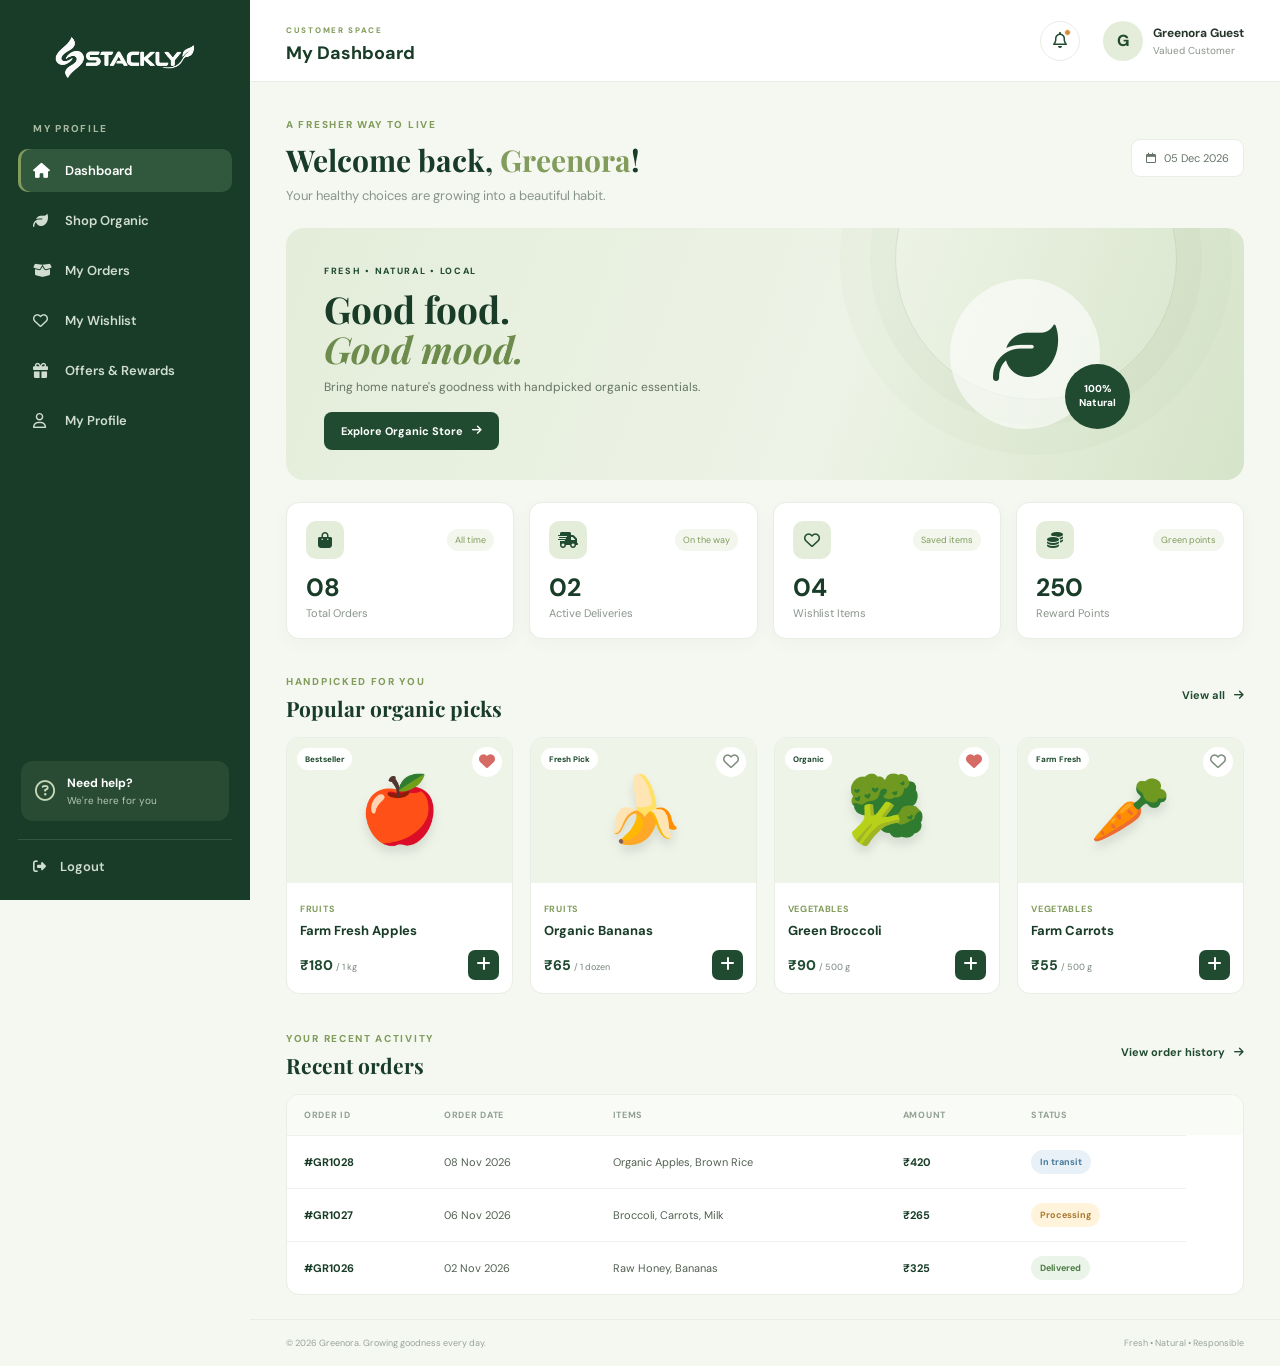
<file: user-dashboard.html>
<!DOCTYPE html>
<html lang="en">
<head>
  <meta charset="UTF-8">
  <meta name="viewport" content="width=device-width, initial-scale=1.0">
  <meta name="theme-color" content="#204B30">
  <title>User Dashboard</title>
  <link rel="preconnect" href="https://fonts.googleapis.com">
  <link href="https://fonts.googleapis.com/css2?family=DM+Sans:wght@400;500;600;700;800&family=Playfair+Display:wght@600;700&display=swap" rel="stylesheet">
  <link rel="stylesheet" href="https://cdnjs.cloudflare.com/ajax/libs/font-awesome/6.5.0/css/all.min.css">
  <link rel="stylesheet" href="css/user-dashboard.css">
</head>
<body>
<div class="dashboard">
  <aside class="sidebar" id="sidebar">
    <a class="brand" href="user-dashboard.html"><img src="images/stackly_white_logo.webp" alt="Greenora"></a>
    <p class="sidebar-label">MY PROFILE</p>
    <nav class="nav-links" aria-label="User dashboard navigation">
      <a href="#overview" class="active" data-page="overview"><i class="fa-solid fa-house"></i><span>Dashboard</span></a>
      <a href="#shop" data-page="shop"><i class="fa-solid fa-leaf"></i><span>Shop Organic</span></a>
      <a href="#orders" data-page="orders"><i class="fa-solid fa-box-open"></i><span>My Orders</span></a>
      <a href="#wishlist" data-page="wishlist"><i class="fa-regular fa-heart"></i><span>My Wishlist</span></a>
      <a href="#rewards" data-page="rewards"><i class="fa-solid fa-gift"></i><span>Offers & Rewards</span></a>
      <a href="#profile" data-page="profile"><i class="fa-regular fa-user"></i><span>My Profile</span></a>
    </nav>
    <div class="sidebar-bottom">
      <div class="sidebar-help"><i class="fa-regular fa-circle-question"></i><div><strong>Need help?</strong><span>We're here for you</span></div></div>
      <a href="index.html" class="logout-link" onclick="return confirm('Are you sure you want to logout?')"><i class="fa-solid fa-right-from-bracket"></i> Logout</a>
    </div>
  </aside>
  <div class="mobile-overlay" id="overlay"></div>
  <main class="main">
    <header class="topbar">
      <div class="top-left">
        <button class="menu-btn" id="menuBtn" aria-label="Open menu"><i class="fa-solid fa-bars"></i></button>
        <div><span class="eyebrow">CUSTOMER SPACE</span><h2 id="pageTitle">My Dashboard</h2></div>
      </div>
      <a href="user-dashboard.html" class="mobile-nav-logo"><img src="images/stackly_logo.webp" alt="Greenora"></a>
      <div class="top-right">
        <button class="icon-btn" id="notificationBtn" aria-label="Notifications"><i class="fa-regular fa-bell"></i><span class="notification-dot"></span></button>
        <div class="profile">
          <div class="profile-avatar" id="topAvatar">G</div>
          <div class="profile-info"><strong id="topName">Our Guest</strong><span>Valued Customer</span></div>
        </div>
      </div>
    </header>

    <div class="content">
      <!-- DASHBOARD -->
      <section class="page-section active" id="overview">
        <div class="welcome">
          <div><span class="eyebrow">A FRESHER WAY TO LIVE</span><h1>Welcome back, <span id="welcomeName">there</span>!</h1><p>Your healthy choices are growing into a beautiful habit.</p></div>
          <div class="date-label"><i class="fa-regular fa-calendar"></i><span id="currentDate"></span></div>
        </div>
        <div class="hero-banner">
          <div class="hero-copy"><span class="hero-tag">FRESH • NATURAL • LOCAL</span><h2>Good food.<br><em>Good mood.</em></h2><p>Bring home nature's goodness with handpicked organic essentials.</p><button class="primary-btn" data-go="shop">Explore Organic Store <i class="fa-solid fa-arrow-right"></i></button></div>
          <div class="hero-art"><i class="fa-solid fa-leaf"></i><span>100%<br>Natural</span></div>
        </div>
        <div class="stats-grid">
          <article class="stat-card"><div class="stat-top"><div class="stat-icon"><i class="fa-solid fa-bag-shopping"></i></div><span class="stat-note">All time</span></div><h3 id="orderCount">08</h3><p>Total Orders</p></article>
          <article class="stat-card"><div class="stat-top"><div class="stat-icon"><i class="fa-solid fa-truck-fast"></i></div><span class="stat-note">On the way</span></div><h3 id="activeCount">02</h3><p>Active Deliveries</p></article>
          <article class="stat-card"><div class="stat-top"><div class="stat-icon"><i class="fa-regular fa-heart"></i></div><span class="stat-note">Saved items</span></div><h3 id="wishlistCount">04</h3><p>Wishlist Items</p></article>
          <article class="stat-card"><div class="stat-top"><div class="stat-icon"><i class="fa-solid fa-coins"></i></div><span class="stat-note">Green points</span></div><h3>250</h3><p>Reward Points</p></article>
        </div>
        <div class="section-heading"><div><span class="eyebrow">HANDPICKED FOR YOU</span><h2>Popular organic picks</h2></div><button class="text-btn" data-go="shop">View all <i class="fa-solid fa-arrow-right"></i></button></div>
        <div class="product-grid compact-grid" id="featuredProducts"></div>
        <div class="section-heading order-heading"><div><span class="eyebrow">YOUR RECENT ACTIVITY</span><h2>Recent orders</h2></div><button class="text-btn" data-go="orders">View order history <i class="fa-solid fa-arrow-right"></i></button></div>
        <div class="table-panel"><div class="table-wrap"><table><thead><tr><th>ORDER ID</th><th>ORDER DATE</th><th>ITEMS</th><th>AMOUNT</th><th>STATUS</th><th></th></tr></thead><tbody id="recentOrdersBody"></tbody></table></div></div>
      </section>

      <!-- SHOP -->
      <section class="page-section" id="shop">
        <div class="page-intro"><div><span class="eyebrow">FROM FARM TO YOUR HOME</span><h1>Shop Organic</h1><p>Discover fresh, thoughtfully sourced everyday essentials.</p></div><span class="fresh-pill"><i class="fa-solid fa-seedling"></i> Fresh picks daily</span></div>
        <div class="shop-toolbar"><label class="search-box"><i class="fa-solid fa-magnifying-glass"></i><input id="productSearch" type="search" placeholder="Search fruits, vegetables, grains..."></label><select id="categoryFilter" aria-label="Filter category"><option value="all">All categories</option><option>Fruits</option><option>Vegetables</option><option>Grains</option><option>Dairy</option><option>Pantry</option></select></div>
        <div class="category-chips" id="categoryChips"><button class="chip active" data-category="all">All</button><button class="chip" data-category="Fruits">Fruits</button><button class="chip" data-category="Vegetables">Vegetables</button><button class="chip" data-category="Grains">Grains</button><button class="chip" data-category="Dairy">Dairy</button><button class="chip" data-category="Pantry">Pantry</button></div>
        <div class="product-grid" id="shopProducts"></div>
      </section>

      <!-- ORDERS -->
      <section class="page-section" id="orders">
        <div class="page-intro"><div><span class="eyebrow">EVERY ORDER, ONE PLACE</span><h1>My Orders</h1><p>Follow your order journey from confirmation to doorstep.</p></div></div>
        <div class="order-summary-cards"><div class="mini-summary"><i class="fa-solid fa-box"></i><span>All orders</span><strong id="allOrdersMetric">08</strong></div><div class="mini-summary"><i class="fa-solid fa-truck"></i><span>In delivery</span><strong>02</strong></div><div class="mini-summary"><i class="fa-solid fa-circle-check"></i><span>Delivered</span><strong>06</strong></div></div>
        <div class="table-panel"><div class="panel-heading"><div><h3>Order history</h3><p>View your purchases and delivery status.</p></div><select id="orderFilter"><option value="all">All orders</option><option value="Processing">Processing</option><option value="In transit">In transit</option><option value="Delivered">Delivered</option></select></div><div class="table-wrap"><table><thead><tr><th>ORDER ID</th><th>DATE</th><th>ITEMS</th><th>TOTAL</th><th>STATUS</th><th>ACTION</th></tr></thead><tbody id="ordersBody"></tbody></table></div></div>
      </section>

      <!-- WISHLIST -->
      <section class="page-section" id="wishlist">
        <div class="page-intro"><div><span class="eyebrow">SAVE YOUR FAVOURITES</span><h1>My Wishlist</h1><p>Your favourite natural picks, ready when you are.</p></div></div>
        <div class="wishlist-note"><i class="fa-regular fa-heart"></i><span>Keep the goodness close. Add your favourite products to your cart whenever you're ready.</span></div>
        <div class="product-grid" id="wishlistProducts"></div>
      </section>

      <!-- REWARDS -->
      <section class="page-section" id="rewards">
        <div class="page-intro"><div><span class="eyebrow">A LITTLE THANK YOU</span><h1>Offers & Rewards</h1><p>Enjoy more goodness with exclusive stackly benefits.</p></div></div>
        <div class="rewards-hero"><div><span class="eyebrow">YOUR BALANCE</span><h2>250 <small>points</small></h2><p>You're just 250 points away from your next reward.</p><div class="points-track"><span></span></div><small>250 / 500 points to unlock ₹100 off</small></div><i class="fa-solid fa-award"></i></div>
        <div class="section-heading"><div><span class="eyebrow">MADE FOR YOU</span><h2>Available coupons</h2></div></div>
        <div class="coupon-grid">
          <article class="coupon-card"><div class="coupon-value">15% <small>OFF</small></div><div class="coupon-copy"><strong>FRESH15</strong><p>Get 15% off your next organic order.</p><span>Min. purchase ₹499</span></div><button class="copy-btn" data-code="FRESH15"><i class="fa-regular fa-copy"></i> Copy</button></article>
          <article class="coupon-card"><div class="coupon-value">₹100 <small>OFF</small></div><div class="coupon-copy"><strong>GREEN100</strong><p>Save ₹100 on your healthy basket.</p><span>Min. purchase ₹999</span></div><button class="copy-btn" data-code="GREEN100"><i class="fa-regular fa-copy"></i> Copy</button></article>
          <article class="coupon-card"><div class="coupon-value">FREE <small>SHIP</small></div><div class="coupon-copy"><strong>FREESHIP</strong><p>Enjoy free delivery on your order.</p><span>Min. purchase ₹399</span></div><button class="copy-btn" data-code="FREESHIP"><i class="fa-regular fa-copy"></i> Copy</button></article>
        </div>
      </section>

      <!-- PROFILE -->
      <section class="page-section" id="profile">
        <div class="page-intro"><div><span class="eyebrow">YOUR ACCOUNT, YOUR WAY</span><h1>My Profile</h1><p>Manage your personal details and delivery information.</p></div></div>
        <div class="profile-layout">
          <div class="profile-card"><div class="large-avatar" id="profileAvatar">G</div><h3 id="profileCardName">Our Guest</h3><p id="profileCardEmail">customer@greenora.com</p><span class="member-pill"><i class="fa-solid fa-seedling"></i> Stackly Member</span></div>
          <form class="profile-form" id="profileForm">
            <div class="form-heading"><h3>Personal information</h3><p>Update your details below.</p></div>
            <div class="form-grid"><label>Full name<input id="fullName" name="fullName" type="text" placeholder="Enter your name" required></label><label>Email address<input id="emailAddress" name="email" type="email" placeholder="Enter your email" required></label><label>Phone number<input id="phoneNumber" name="phone" type="tel" placeholder="+91 98765 43210"></label><label>City<input id="city" name="city" type="text" placeholder="Your city"></label><label class="full-field">Delivery address<textarea id="deliveryAddress" name="address" rows="3" placeholder="Enter your complete delivery address"></textarea></label></div>
            <div class="form-actions"><button type="reset" class="secondary-btn">Reset</button><button type="submit" class="primary-btn"><i class="fa-solid fa-floppy-disk"></i> Save Changes</button></div>
          </form>
        </div>
      </section>
    </div>
    <footer class="dashboard-footer"><span>© 2026 Greenora. Growing goodness every day.</span><span>Fresh • Natural • Responsible</span></footer>
  </main>
</div>
<div class="toast" id="toast" role="status"></div>
<script src="js/user-dashboard.js"></script>
</body>
</html>
</file>
<file: css/style.css>
/* ================================
   GLOBAL SETTINGS
================================ */

* {
    margin: 0;
    padding: 0;
    box-sizing: border-box;
}

html {
    scroll-behavior: smooth;
    scroll-padding-top: 90px;
}

body {
    font-family: 'DM Sans', sans-serif;
    background: #f8f8f0;
    color: #183c27;
    overflow-x: hidden;
}

a {
    text-decoration: none;
    color: inherit;
}

button {
    font: inherit;
}

.website-wrapper {
    opacity: 0;
    visibility: hidden;
}

body.loaded .website-wrapper {
    opacity: 1;
    visibility: visible;
}


/* ================================
   PRELOADER
================================ */

.page-loader {
    position: fixed;
    inset: 0;
    z-index: 99999;
    background: #143923;
    display: flex;
    justify-content: center;
    align-items: center;
    transition: opacity 0.8s ease, visibility 0.8s ease;
}

.page-loader.loader-hide {
    opacity: 0;
    visibility: hidden;
    pointer-events: none;
}

.loader-content {
    text-align: center;
    color: white;
    width: 260px;
}

.loader-logo {
    width: 150px !important;
    height: 150px !important;
    margin: 0 auto 18px;
    animation: loaderPulse 1.5s infinite ease-in-out;
    display: flex;
    align-items: center;
    justify-content: center;
}

.loader-logo img {
    width: 150px !important;
    height: 150px !important;
    max-width: none !important;
    max-height: none !important;
    object-fit: contain;
    display: block;
}

.loader-content h2 {
    font-family: 'Playfair Display', serif;
    font-size: 25px;
    letter-spacing: 5px;
}

.loader-content p {
    color: #c7d9bd;
    font-size: 12px;
    margin-top: 7px;
    letter-spacing: 2px;
}

.loader-track {
    height: 3px;
    background: rgba(255,255,255,0.2);
    margin-top: 30px;
    overflow: hidden;
    border-radius: 20px;
}

.loader-progress {
    width: 0;
    height: 100%;
    background: #c9a65c;
    animation: loaderProgress 3s linear forwards;
}

.loader-percent {
    display: block;
    font-size: 9px;
    letter-spacing: 3px;
    margin-top: 13px;
    color: #d7e3d2;
}

@keyframes loaderProgress {
    from { width: 0; }
    to { width: 100%; }
}

@keyframes loaderPulse {
    0%, 100% { transform: scale(1); }
    50% { transform: scale(1.12); }
}


/* ================================
   TOPBAR
================================ */

.topbar {
    min-height: 34px;
    background: #173d27;
    color: #fff;
    display: flex;
    justify-content: center;
    align-items: center;
    padding: 7px 15px;
    text-align: center;
}

.topbar p {
    font-size: 11px;
    letter-spacing: 1px;
}


/* ================================
   NAVIGATION BAR
================================ */

.navbar {
    height: 88px;
    padding: 0 7%;
    display: flex;
    justify-content: space-between;
    align-items: center;
    background: #fff;
    position: sticky;
    top: 0;
    z-index: 1000;
    transition: 0.4s ease;
}

.navbar.scrolled {
    height: 72px;
    box-shadow: 0 5px 25px rgba(0,0,0,0.08);
}

.brand-logo {
    display: flex;
    align-items: center;
    width: 150px;
    height: 65px;
    flex-shrink: 0;
}

.brand-logo img {
    width: 100%;
    height: 100%;
    object-fit: contain;
}

.nav-menu {
    display: flex;
    align-items: center;
    gap: 35px;
}

.nav-link {
    font-size: 13px;
    font-weight: 600;
    color: #435347;
    position: relative;
    transition: 0.3s;
}

.nav-link::after {
    content: "";
    position: absolute;
    left: 0;
    bottom: -9px;
    width: 0;
    height: 2px;
    background: #82a65a;
    transition: 0.3s;
}

.nav-link:hover,
.nav-link.active {
    color: #71954f;
}

.nav-link:hover::after,
.nav-link.active::after {
    width: 100%;
}

.nav-actions {
    display: flex;
    align-items: center;
    gap: 15px;
}

.shop-button {
    background: #204b30;
    color: white;
    padding: 14px 23px;
    border-radius: 4px;
    font-size: 12px;
    font-weight: 700;
    transition: 0.3s;
}

.shop-button span {
    margin-left: 12px;
}

.shop-button:hover {
    background: #a3b878;
    color: #183c27;
    transform: translateY(-3px);
}

.mobile-shop-btn,
.menu-toggle {
    display: none;
}


/* ================================
   HERO SECTION
================================ */

.hero-section {
    min-height: 690px;
    height: calc(100vh - 122px);
    max-height: 850px;
    position: relative;
    overflow: hidden;
    background: #183c27;
    color: white;
}

.hero-slides,
.hero-slide {
    position: absolute;
    inset: 0;
    width: 100%;
    height: 100%;
}

.hero-slide {
    background-position: center;
    background-size: cover;
    opacity: 0;
    transform: scale(1.12);
    transition: opacity 1.5s ease, transform 7s ease;
}

.hero-slide.active {
    opacity: 1;
    transform: scale(1);
}

.hero-overlay {
    position: absolute;
    inset: 0;
    z-index: 1;
    background:
        linear-gradient(90deg,
        rgba(9,35,20,0.91) 0%,
        rgba(9,35,20,0.77) 45%,
        rgba(9,35,20,0.20) 100%);
}

.hero-container {
    width: 100%;
    max-width: 1450px;
    height: 100%;
    padding: 0 9%;
    margin: auto;
    display: flex;
    align-items: center;
    justify-content: space-between;
    position: relative;
    z-index: 2;
}

.hero-content {
    max-width: 700px;
    padding-top: 20px;
}

.hero-tag {
    display: inline-flex;
    align-items: center;
    gap: 10px;
    font-size: 11px;
    font-weight: 700;
    letter-spacing: 2px;
    color: #e4d7aa;
    border: 1px solid rgba(255,255,255,0.3);
    border-radius: 30px;
    padding: 11px 18px;
    margin-bottom: 25px;
}

.tag-icon {
    color: #c6a85e;
    font-size: 17px;
}

.hero-title {
    font-family: 'Playfair Display', serif;
    font-size: clamp(55px, 6.5vw, 88px);
    line-height: 1.08;
    font-weight: 600;
    letter-spacing: -2px;
}

.hero-title span {
    display: block;
    color: #c7d99e;
}

.hero-description {
    font-size: 15px;
    line-height: 1.9;
    color: #e0e7df;
    max-width: 520px;
    margin-top: 25px;
}

.hero-buttons {
    display: flex;
    align-items: center;
    gap: 18px;
    margin-top: 35px;
}

.primary-btn,
.outline-btn {
    display: inline-flex;
    align-items: center;
    justify-content: center;
    gap: 25px;
    padding: 17px 25px;
    font-size: 12px;
    font-weight: 700;
    transition: 0.4s;
}

.primary-btn {
    background: #c2d69a;
    color: #193c27;
}

.primary-btn:hover {
    background: #fff;
    transform: translateY(-5px);
}

.outline-btn {
    border: 1px solid rgba(255,255,255,0.6);
    color: white;
}

.outline-btn:hover {
    background: white;
    color: #183c27;
    transform: translateY(-5px);
}

.hero-bottom-info {
    display: flex;
    align-items: center;
    gap: 45px;
    margin-top: 55px;
}

.customer-info {
    display: flex;
    align-items: center;
    gap: 15px;
}

.customer-avatars {
    display: flex;
}

.customer-avatars img {
    width: 37px;
    height: 37px;
    object-fit: cover;
    border-radius: 50%;
    border: 2px solid white;
    margin-left: -9px;
}

.customer-avatars img:first-child {
    margin-left: 0;
}

.customer-info h4 {
    font-size: 15px;
}

.customer-info p,
.hero-rating p {
    font-size: 10px;
    color: #d2ded1;
    margin-top: 4px;
}

.hero-rating span {
    color: #e3bc60;
    letter-spacing: 3px;
    font-size: 15px;
}


/* FLOATING CARD */

.hero-side-card {
    width: 225px;
    padding: 28px;
    background: rgba(255,255,255,0.13);
    border: 1px solid rgba(255,255,255,0.3);
    backdrop-filter: blur(15px);
    border-radius: 8px;
    margin-top: 140px;
    animation: floatingCard 4s ease-in-out infinite;
}

.side-card-icon {
    font-size: 35px;
    margin-bottom: 20px;
}

.hero-side-card h3 {
    font-family: 'Playfair Display', serif;
    font-size: 23px;
}

.hero-side-card p {
    font-size: 11px;
    color: #e2e9df;
    line-height: 1.7;
    margin-top: 10px;
}

.side-card-line {
    height: 1px;
    background: rgba(255,255,255,0.3);
    margin: 22px 0;
}

.side-card-bottom {
    display: flex;
    flex-direction: column;
    gap: 5px;
}

.side-card-bottom span {
    color: #c7d99e;
    font-size: 26px;
    font-weight: 800;
}

.side-card-bottom small {
    color: #e2e9df;
    font-size: 10px;
}

@keyframes floatingCard {
    0%, 100% { transform: translateY(0); }
    50% { transform: translateY(-15px); }
}


/* ================================
   HERO ANIMATIONS
================================ */

/* Animations are disabled before preloader finishes */

.reveal-item {
    opacity: 0;
    transform: translateY(35px);
}

body.loaded .reveal-item {
    animation: contentReveal 0.9s ease forwards;
}

body.loaded .hero-tag {
    animation-delay: 0.2s;
}

body.loaded .hero-title {
    animation-delay: 0.5s;
}

body.loaded .hero-description {
    animation-delay: 0.8s;
}

body.loaded .hero-buttons {
    animation-delay: 1.1s;
}

body.loaded .hero-bottom-info {
    animation-delay: 1.4s;
}

body.loaded .hero-side-card {
    animation-delay: 1.7s;
}

@keyframes contentReveal {
    to {
        opacity: 1;
        transform: translateY(0);
    }
}


/* ================================
   SLIDER CONTROLS
================================ */

.slider-controls {
    position: absolute;
    bottom: 45px;
    right: 9%;
    z-index: 3;
    display: flex;
    align-items: center;
    gap: 25px;
}

.slider-pagination {
    display: flex;
    gap: 9px;
}

.slide-dot {
    width: 24px;
    height: 4px;
    background: rgba(255,255,255,0.5);
    border: none;
    cursor: pointer;
    transition: 0.3s;
}

.slide-dot.active {
    width: 45px;
    background: #c7d99e;
}

.slider-count {
    display: flex;
    align-items: center;
    gap: 10px;
    font-size: 11px;
    color: white;
}

#currentSlide {
    color: #c7d99e;
    font-weight: 800;
}

.count-divider {
    width: 25px;
    height: 1px;
    background: rgba(255,255,255,0.5);
}

.scroll-indicator {
    position: absolute;
    bottom: 45px;
    left: 9%;
    z-index: 3;
    font-size: 9px;
    letter-spacing: 3px;
    color: #e2e9df;
    display: flex;
    align-items: center;
    gap: 12px;
}

.scroll-indicator span {
    width: 35px;
    height: 1px;
    background: #c7d99e;
}


/* ================================
   FEATURES
================================ */

.features-section {
    padding: 45px 7%;
    background: #fff;
}

.features-container {
    max-width: 1300px;
    margin: auto;
    display: grid;
    grid-template-columns: repeat(4, 1fr);
    gap: 25px;
}

.feature-card {
    display: flex;
    align-items: center;
    gap: 17px;
    padding: 15px;
    border-right: 1px solid #e9eee4;
}

.feature-card:last-child {
    border: none;
}

.feature-icon {
    width: 55px;
    height: 55px;
    min-width: 55px;
    display: grid;
    place-items: center;
    border-radius: 50%;
    background: #edf3e6;
    font-size: 24px;
    transition: 0.4s;
}

.feature-card:hover .feature-icon {
    background: #244d31;
    transform: rotate(12deg);
}

.feature-card h3 {
    font-size: 14px;
    margin-bottom: 6px;
}

.feature-card p {
    color: #829080;
    font-size: 11px;
}


/* ================================
   ABOUT SECTION
================================ */

.about-section {
    padding: 110px 8%;
    background: #f7f8f0;
}

.about-container {
    max-width: 1250px;
    margin: auto;
    display: grid;
    grid-template-columns: 1fr 1fr;
    align-items: center;
    gap: 90px;
}

.about-image {
    position: relative;
    height: 490px;
}

.about-image > img {
    width: 100%;
    height: 100%;
    object-fit: cover;
    border-radius: 5px;
}

.about-image-label {
    position: absolute;
    bottom: 25px;
    right: -25px;
    background: white;
    padding: 18px 24px;
    display: flex;
    align-items: center;
    gap: 15px;
    box-shadow: 0 10px 30px rgba(0,0,0,0.1);
}

.about-image-label > span {
    font-size: 28px;
}

.about-image-label strong,
.about-image-label small {
    display: block;
}

.about-image-label strong {
    font-size: 13px;
}

.about-image-label small {
    font-size: 10px;
    color: #879284;
    margin-top: 5px;
}

.section-label {
    font-size: 11px;
    font-weight: 800;
    letter-spacing: 3px;
    color: #819c5b;
    display: flex;
    align-items: center;
    gap: 10px;
}

.section-label span {
    width: 25px;
    height: 2px;
    background: #819c5b;
}

.about-content h2 {
    font-family: 'Playfair Display', serif;
    font-size: clamp(35px, 4vw, 53px);
    line-height: 1.2;
    color: #1b402a;
    margin-top: 25px;
}

.about-content h2 span {
    color: #8aa866;
}

.about-content > p {
    font-size: 13px;
    line-height: 2;
    color: #7b887c;
    margin-top: 22px;
}

.about-points {
    display: grid;
    gap: 15px;
    margin-top: 25px;
}

.about-points div {
    font-size: 13px;
    font-weight: 600;
    display: flex;
    align-items: center;
    gap: 12px;
}

.about-points span {
    width: 23px;
    height: 23px;
    border-radius: 50%;
    display: grid;
    place-items: center;
    background: #e4edda;
    color: #63834d;
}

.about-button {
    display: inline-flex;
    align-items: center;
    gap: 25px;
    background: #204b30;
    color: white;
    padding: 17px 24px;
    font-size: 12px;
    font-weight: 700;
    margin-top: 35px;
    transition: 0.3s;
}

.about-button:hover {
    background: #8ba76a;
    transform: translateY(-4px);
}


/* ================================
   CONTACT CTA
================================ */

.contact-section {
    min-height: 420px;
    background:
        linear-gradient(rgba(15,48,27,0.88),rgba(15,48,27,0.88)),
        url('../images/image1.webp')
        center/cover no-repeat;
    display: flex;
    justify-content: center;
    align-items: center;
    text-align: center;
    padding: 70px 20px;
    color: white;
}

.contact-content > span {
    color: #c7d99e;
    font-size: 11px;
    font-weight: 700;
    letter-spacing: 3px;
}

.contact-content h2 {
    font-family: 'Playfair Display', serif;
    font-size: clamp(38px, 5vw, 60px);
    line-height: 1.2;
    margin-top: 20px;
}

.contact-content p {
    font-size: 13px;
    color: #d4dfd1;
    margin: 20px 0 30px;
}

.contact-content .primary-btn {
    margin: auto;
}


/* ================================
   SCROLL REVEAL
================================ */

.scroll-reveal {
    opacity: 0;
    transform: translateY(45px);
    transition:
        opacity 0.9s ease,
        transform 0.9s ease;
}

.scroll-reveal.active {
    opacity: 1;
    transform: translateY(0);
}

/* Stagger animation */

.features-container .feature-card:nth-child(2) {
    transition-delay: 0.15s;
}

.features-container .feature-card:nth-child(3) {
    transition-delay: 0.3s;
}

.features-container .feature-card:nth-child(4) {
    transition-delay: 0.45s;
}


/* ================================
   RESPONSIVE DESIGN
================================ */

@media(max-width: 1000px) {

    .navbar {
        padding: 0 5%;
    }

    .nav-menu {
        gap: 20px;
    }

    .hero-container {
        padding: 0 6%;
    }

    .hero-side-card {
        width: 190px;
    }

    .about-container {
        gap: 45px;
    }

    .features-container {
        grid-template-columns: repeat(2, 1fr);
    }

    .feature-card:nth-child(2) {
        border-right: none;
    }
}


@media(max-width: 768px) {

    .topbar {
        min-height: 30px;
    }

    .topbar p {
        font-size: 9px;
    }

    .navbar,
    .navbar.scrolled {
        height: 72px;
        padding: 0 5%;
    }

    .brand-logo {
        width: 125px;
        height: 58px;
    }

    .shop-button {
        display: none;
    }

    .menu-toggle {
        display: flex;
        flex-direction: column;
        justify-content: center;
        gap: 6px;
        width: 43px;
        height: 43px;
        border: none;
        background: #edf3e6;
        padding: 10px;
        cursor: pointer;
    }

    .menu-toggle span {
        display: block;
        height: 2px;
        width: 100%;
        background: #204b30;
        transition: 0.3s;
    }

    .menu-toggle.active span:nth-child(1) {
        transform: translateY(8px) rotate(45deg);
    }

    .menu-toggle.active span:nth-child(2) {
        opacity: 0;
    }

    .menu-toggle.active span:nth-child(3) {
        transform: translateY(-8px) rotate(-45deg);
    }

    .nav-menu {
        position: absolute;
        top: 100%;
        left: 0;
        width: 100%;
        background: white;
        padding: 15px 6% 25px;
        display: flex;
        flex-direction: column;
        align-items: flex-start;
        gap: 0;
        box-shadow: 0 15px 20px rgba(0,0,0,0.08);
        visibility: hidden;
        opacity: 0;
        transform: translateY(-12px);
        transition: 0.35s ease;
    }

    .nav-menu.menu-open {
        visibility: visible;
        opacity: 1;
        transform: translateY(0);
    }

    .nav-link {
        width: 100%;
        padding: 15px 0;
        border-bottom: 1px solid #edf0e9;
    }

    .nav-link::after {
        display: none;
    }

    .mobile-shop-btn {
        display: block;
        margin-top: 20px;
        padding: 14px 20px;
        background: #204b30;
        color: white;
        font-size: 12px;
        font-weight: 700;
        width: 100%;
        text-align: center;
    }

    .hero-section {
        height: auto;
        min-height: 750px;
        max-height: none;
    }

    .hero-overlay {
        background: linear-gradient(
            90deg,
            rgba(9,35,20,0.89),
            rgba(9,35,20,0.62)
        );
    }

    .hero-container {
        padding: 85px 7% 125px;
        min-height: 750px;
        align-items: flex-start;
    }

    .hero-content {
        width: 100%;
    }

    .hero-title {
        font-size: clamp(48px, 10vw, 70px);
    }

    .hero-description {
        font-size: 13px;
        max-width: 440px;
    }

    .hero-side-card {
        display: none;
    }

    .hero-bottom-info {
        gap: 25px;
        margin-top: 45px;
        flex-wrap: wrap;
    }

    .slider-controls {
        right: 7%;
        bottom: 35px;
    }

    .scroll-indicator {
        left: 7%;
        bottom: 35px;
    }

    .features-section {
        padding: 35px 5%;
    }

    .about-section {
        padding: 75px 7%;
    }

    .about-container {
        grid-template-columns: 1fr;
        gap: 55px;
    }

    .about-image {
        height: 400px;
    }

    .about-image-label {
        right: 10px;
    }

    .about-content h2 {
        font-size: 43px;
    }
}


@media(max-width: 480px) {

    .loader-content {
        width: 220px;
    }

    .loader-logo {
        width: 75px;
        height: 75px;
    }

    .brand-logo {
        width: 112px;
    }

    .hero-section {
        min-height: 720px;
    }

    .hero-container {
        min-height: 720px;
        padding: 75px 6% 120px;
    }

    .hero-title {
        font-size: 48px;
        letter-spacing: -1.5px;
    }

    .hero-tag {
        font-size: 9px;
        padding: 9px 13px;
        letter-spacing: 1px;
    }

    .hero-description {
        font-size: 12px;
        line-height: 1.8;
    }

    .hero-buttons {
        flex-direction: column;
        align-items: flex-start;
        gap: 13px;
        margin-top: 28px;
    }

    .primary-btn,
    .outline-btn {
        padding: 15px 19px;
        font-size: 11px;
    }

    .hero-bottom-info {
        gap: 20px;
        margin-top: 35px;
    }

    .hero-rating {
        width: 100%;
    }

    .scroll-indicator {
        font-size: 8px;
        letter-spacing: 2px;
    }

    .slider-controls {
        bottom: 33px;
        gap: 12px;
    }

    .features-container {
        grid-template-columns: 1fr;
        gap: 12px;
    }

    .feature-card {
        border-right: none;
        border-bottom: 1px solid #e9eee4;
        padding: 12px 5px;
    }

    .feature-card:last-child {
        border-bottom: none;
    }

    .about-image {
        height: 320px;
    }

    .about-content h2 {
        font-size: 37px;
    }

    .about-content > p {
        font-size: 12px;
    }

    .contact-content h2 {
        font-size: 39px;
    }

    .contact-content p {
        font-size: 12px;
        line-height: 1.8;
    }
}


@media(max-width: 360px) {

    .hero-title {
        font-size: 42px;
    }

    .hero-bottom-info {
        gap: 15px;
    }

    .customer-info {
        gap: 9px;
    }

    .customer-avatars img {
        width: 31px;
        height: 31px;
    }

    .about-content h2 {
        font-size: 33px;
    }

    .slider-controls {
        right: 5%;
    }

    .scroll-indicator {
        left: 5%;
    }
}


/* REDUCED MOTION ACCESSIBILITY */

@media(prefers-reduced-motion: reduce) {
    *,
    *::before,
    *::after {
        scroll-behavior: auto !important;
        animation-duration: 0.01ms !important;
        animation-iteration-count: 1 !important;
        transition-duration: 0.01ms !important;
    }
}


/* =====================================
   GREENORA - ACTIVE NAVIGATION
===================================== */

.nav-menu .nav-link {
    position: relative;
    transition: color 0.3s ease;
}

.nav-menu .nav-link::after {
    content: "";
    position: absolute;
    left: 0;
    bottom: -9px;
    width: 100%;
    height: 3px;
    background: #80a96b;
    border-radius: 10px;

    transform: scaleX(0);
    transform-origin: left;
    transition: transform 0.3s ease;
}

.nav-menu .nav-link:hover,
.nav-menu .nav-link.active {
    color: #80a96b;
}

.nav-menu .nav-link.active::after,
.nav-menu .nav-link:hover::after {
    transform: scaleX(1);
}

/* Mobile active menu */

@media (max-width: 768px) {

    .nav-menu .nav-link::after {
        display: block;
        bottom: 7px;
        width: 35px;
        height: 2px;
    }

    .nav-menu .nav-link.active {
        color: #71954f;
        font-weight: 800;
    }

}


/* ==========================================
   GREENORA ORGANIC SHOP SECTION
========================================== */

.organic-shop-section {
    width: 100%;
    padding: 100px 6%;
    background: #f8faf5;
    overflow: hidden;
}

.shop-container {
    max-width: 1250px;
    width: 100%;
    margin: auto;
}

/* HEADING */

.shop-heading {
    max-width: 700px;
    text-align: center;
    margin: 0 auto 45px;
}

.shop-eyebrow {
    display: inline-flex;
    align-items: center;
    gap: 9px;
    color: #819c5b;
    font-size: 12px;
    font-weight: 700;
    letter-spacing: 2.5px;
    margin-bottom: 18px;
}

.shop-heading h2 {
    font-size: clamp(30px, 4vw, 46px);
    color: #204b30;
    font-weight: 750;
    line-height: 1.25;
    margin-bottom: 15px;
}

.shop-heading h2 span {
    color: #819c5b;
}

.shop-heading p {
    font-size: 14px;
    line-height: 1.9;
    color: #777;
}

/* CATEGORY BUTTONS */

.shop-categories {
    display: flex;
    justify-content: center;
    align-items: center;
    flex-wrap: wrap;
    gap: 12px;
    margin-bottom: 45px;
}

.category-btn {
    display: inline-flex;
    align-items: center;
    justify-content: center;
    gap: 9px;
    padding: 12px 21px;
    border: 1px solid #dce6d4;
    border-radius: 30px;
    background: #fff;
    color: #45634a;
    font-family: inherit;
    font-size: 13px;
    font-weight: 600;
    cursor: pointer;
    transition: all .3s ease;
}

.category-btn:hover {
    background: #edf3e6;
    border-color: #819c5b;
    color: #204b30;
    transform: translateY(-3px);
}

.category-btn.active {
    background: #204b30;
    color: #fff;
    border-color: #204b30;
}

/* PRODUCT GRID */

.organic-products-grid {
    display: grid;
    grid-template-columns: repeat(4, minmax(0, 1fr));
    gap: 25px;
}

/* PRODUCT CARD */

.organic-product-card {
    min-width: 0;
    background: #fff;
    border: 1px solid #e9eee4;
    border-radius: 16px;
    overflow: hidden;
    transition: .35s ease;
}

.organic-product-card:hover {
    transform: translateY(-8px);
    box-shadow: 0 15px 35px rgba(32, 75, 48, .12);
}

/* PRODUCT IMAGE */

.product-image {
    width: 100%;
    height: 235px;
    position: relative;
    overflow: hidden;
    background: #f1f5ec;
}

.product-image-link {
    display: block;
    width: 100%;
    height: 100%;
}

.product-image img {
    display: block;
    width: 100%;
    height: 100%;
    object-fit: cover;
    transition: transform .5s ease;
}

.organic-product-card:hover .product-image img {
    transform: scale(1.08);
}

/* BADGE */

.product-badge {
    position: absolute;
    top: 15px;
    left: 15px;
    z-index: 2;
    padding: 7px 12px;
    border-radius: 20px;
    background: #204b30;
    color: #fff;
    font-size: 10px;
    font-weight: 700;
    text-transform: uppercase;
}

/* WISHLIST */

.wishlist-btn {
    position: absolute;
    top: 13px;
    right: 13px;
    z-index: 3;
    width: 36px;
    height: 36px;
    display: grid;
    place-items: center;
    background: #fff;
    color: #204b30;
    border-radius: 50%;
    text-decoration: none;
    transition: .3s ease;
}

.wishlist-btn:hover {
    background: #204b30;
    color: #fff;
}

/* QUICK VIEW */

.quick-view-btn {
    position: absolute;
    bottom: 12px;
    left: 50%;
    transform: translate(-50%, 15px);
    padding: 10px 17px;
    background: #fff;
    color: #204b30;
    border-radius: 25px;
    text-decoration: none;
    font-size: 11px;
    font-weight: 700;
    white-space: nowrap;
    opacity: 0;
    visibility: hidden;
    transition: .3s ease;
}

.organic-product-card:hover .quick-view-btn {
    opacity: 1;
    visibility: visible;
    transform: translate(-50%, 0);
}

/* PRODUCT DETAILS */

.product-info {
    padding: 20px;
}

.product-type {
    color: #819c5b;
    font-size: 10px;
    font-weight: 700;
    letter-spacing: 1px;
    text-transform: uppercase;
}

.product-info h3 {
    margin: 9px 0;
    font-size: 15px;
    line-height: 1.5;
}

.product-info h3 a {
    color: #204b30;
    text-decoration: none;
    transition: .3s;
}

.product-info h3 a:hover {
    color: #819c5b;
}

/* RATING */

.product-rating {
    display: flex;
    align-items: center;
    gap: 8px;
    margin-bottom: 17px;
}

.product-rating span {
    color: #e8a832;
    font-size: 13px;
    letter-spacing: 2px;
}

.product-rating small {
    color: #999;
    font-size: 11px;
}

/* PRICE AND CART */

.product-footer {
    display: flex;
    align-items: center;
    justify-content: space-between;
    gap: 8px;
    padding-top: 15px;
    border-top: 1px solid #edf0e9;
}

.product-footer h4 {
    color: #204b30;
    font-size: 19px;
    font-weight: 700;
}

.product-footer h4 small {
    color: #999;
    font-size: 11px;
    font-weight: 400;
}

.cart-btn {
    flex-shrink: 0;
    width: 40px;
    height: 40px;
    display: grid;
    place-items: center;
    background: #204b30;
    color: #fff;
    border-radius: 10px;
    text-decoration: none;
    transition: .3s ease;
}

.cart-btn:hover {
    background: #819c5b;
    transform: scale(1.08);
}

/* CATEGORY FILTER ANIMATION */

.organic-product-card.filter-show {
    animation: productFadeIn .45s ease both;
}

@keyframes productFadeIn {
    from {
        opacity: 0;
        transform: translateY(20px);
    }

    to {
        opacity: 1;
        transform: translateY(0);
    }
}

/* EXPLORE BUTTON */

.shop-view-all {
    text-align: center;
    margin-top: 50px;
}

.shop-view-all a {
    display: inline-flex;
    align-items: center;
    justify-content: center;
    gap: 12px;
    padding: 15px 28px;
    background: #204b30;
    color: #fff;
    border-radius: 30px;
    text-decoration: none;
    font-size: 13px;
    font-weight: 700;
    transition: .3s ease;
}

.shop-view-all a:hover {
    background: #819c5b;
    transform: translateY(-4px);
}

/* TABLET */

@media (max-width: 1000px) {

    .organic-products-grid {
        grid-template-columns: repeat(2, minmax(0, 1fr));
        gap: 20px;
    }

    .product-image {
        height: 220px;
    }

}

/* MOBILE */

@media (max-width: 600px) {

    .organic-shop-section {
        padding: 70px 5%;
    }

    .shop-heading {
        margin-bottom: 30px;
    }

    .shop-heading p {
        font-size: 13px;
    }

    .shop-categories {
        gap: 9px;
        margin-bottom: 30px;
    }

    .category-btn {
        padding: 10px 13px;
        font-size: 11px;
    }

    .organic-products-grid {
        grid-template-columns: repeat(2, minmax(0, 1fr));
        gap: 12px;
    }

    .product-image {
        height: 155px;
    }

    .product-info {
        padding: 12px;
    }

    .product-info h3 {
        font-size: 12px;
    }

    .product-rating {
        gap: 5px;
    }

    .product-rating span {
        font-size: 10px;
        letter-spacing: 1px;
    }

    .product-footer h4 {
        font-size: 15px;
    }

    .product-footer h4 small {
        font-size: 9px;
    }

    .cart-btn {
        width: 34px;
        height: 34px;
    }

    .quick-view-btn {
        display: none;
    }

    .shop-view-all {
        margin-top: 35px;
    }

}

/* EXTRA SMALL MOBILE */

@media (max-width: 360px) {

    .organic-shop-section {
        padding-left: 4%;
        padding-right: 4%;
    }

    .product-image {
        height: 135px;
    }

    .product-info {
        padding: 9px;
    }

    .product-info h3 {
        font-size: 11px;
    }

    .category-btn {
        padding: 9px 10px;
        font-size: 10px;
    }

}

/* ================= FOOTER ================= */

.footer {
    width: 100%;
    background: #204B30;
    color: #ffffff;
    padding: 75px 7% 0;
    overflow: hidden;
}

.footer-container {
    max-width: 1400px;
    margin: auto;
    display: grid;
    grid-template-columns: 1.5fr 1fr 1fr 1.2fr;
    gap: 45px;
    padding-bottom: 55px;
}

/* BRAND */

.footer-logo {
    display: inline-block;
    margin-bottom: 22px;
}

.footer-logo img {
    width: 180px;
    height: 65px;
    object-fit: contain;
    object-position: left center;
    display: block;
}

.footer-description {
    color: #d1dfd0;
    font-size: 14px;
    line-height: 1.9;
    max-width: 310px;
    margin-bottom: 25px;
}

/* HEADINGS */

.footer-column h3 {
    font-size: 19px;
    font-weight: 600;
    color: #ffffff;
    margin-bottom: 25px;
    position: relative;
    padding-bottom: 12px;
}

.footer-column h3::after {
    content: "";
    position: absolute;
    bottom: 0;
    left: 0;
    width: 40px;
    height: 2px;
    background: #C7D99E;
}

/* FOOTER LINKS */

.footer-links {
    list-style: none;
    padding: 0;
    margin: 0;
}

.footer-links li {
    margin-bottom: 15px;
}

.footer-links a {
    color: #d1dfd0;
    text-decoration: none;
    font-size: 14px;
    transition: 0.3s ease;
}

.footer-links a:hover {
    color: #C7D99E;
    padding-left: 7px;
}

/* SOCIAL ICONS */

.footer-social {
    display: flex;
    align-items: center;
    gap: 11px;
}

.footer-social a {
    width: 38px;
    height: 38px;
    border: 1px solid rgba(255,255,255,0.3);
    border-radius: 50%;
    display: flex;
    align-items: center;
    justify-content: center;
    color: #ffffff;
    text-decoration: none;
    font-size: 15px;
    transition: all 0.3s ease;
}

.footer-social a:hover {
    background: #C7D99E;
    border-color: #C7D99E;
    color: #204B30;
    transform: translateY(-5px);
}

/* CONTACT */

.footer-contact ul {
    list-style: none;
    padding: 0;
    margin: 0;
}

.footer-contact li {
    display: flex;
    align-items: flex-start;
    gap: 13px;
    margin-bottom: 20px;
    color: #d1dfd0;
    font-size: 14px;
    line-height: 1.7;
}

.footer-contact li i {
    color: #C7D99E;
    font-size: 16px;
    margin-top: 4px;
    min-width: 17px;
}

.footer-contact a {
    color: #d1dfd0;
    text-decoration: none;
    transition: 0.3s ease;
}

.footer-contact a:hover {
    color: #C7D99E;
}

/* NEWSLETTER */

.footer-newsletter {
    max-width: 1400px;
    margin: auto;
    padding: 30px 0;
    border-top: 1px solid rgba(255,255,255,0.15);
    border-bottom: 1px solid rgba(255,255,255,0.15);
    display: flex;
    align-items: center;
    justify-content: space-between;
    gap: 30px;
}

.newsletter-content h3 {
    font-size: 21px;
    color: #ffffff;
    margin-bottom: 8px;
}

.newsletter-content p {
    font-size: 13px;
    color: #d1dfd0;
    line-height: 1.7;
}

.newsletter-form {
    display: flex;
    width: 450px;
    max-width: 100%;
    height: 50px;
    background: #ffffff;
    border-radius: 5px;
    overflow: hidden;
}

.newsletter-form input {
    flex: 1;
    min-width: 0;
    border: none;
    outline: none;
    padding: 0 16px;
    font-size: 13px;
    color: #204B30;
}

.newsletter-form button {
    border: none;
    padding: 0 20px;
    background: #C7D99E;
    color: #204B30;
    font-size: 13px;
    font-weight: 600;
    cursor: pointer;
    transition: 0.3s ease;
}

.newsletter-form button:hover {
    background: #ffffff;
}

.newsletter-form button i {
    margin-left: 7px;
}

/* BOTTOM */

.footer-bottom {
    max-width: 1400px;
    min-height: 75px;
    margin: auto;
    display: flex;
    align-items: center;
    justify-content: space-between;
    flex-wrap: wrap;
    gap: 15px;
}

.footer-bottom p {
    color: #d1dfd0;
    font-size: 12px;
}

.footer-bottom p span {
    color: #C7D99E;
    font-weight: 600;
}

.footer-tagline i {
    color: #C7D99E;
    margin-left: 5px;
}

.footer-bottom-links {
    display: flex;
    gap: 20px;
}

.footer-bottom-links a {
    color: #d1dfd0;
    font-size: 12px;
    text-decoration: none;
    transition: 0.3s ease;
}

.footer-bottom-links a:hover {
    color: #C7D99E;
}


/* ================= TABLET RESPONSIVE ================= */

@media (max-width: 1000px) {

    .footer-container {
        grid-template-columns: repeat(2, 1fr);
        gap: 40px;
    }

    .footer-newsletter {
        align-items: flex-start;
        flex-direction: column;
    }

    .newsletter-form {
        width: 100%;
    }

}


/* ================= MOBILE RESPONSIVE ================= */

@media (max-width: 600px) {

    .footer {
        padding: 50px 6% 0;
    }

    .footer-container {
        grid-template-columns: 1fr 1fr;
        gap: 35px 20px;
        padding-bottom: 35px;
    }

    .footer-brand {
        grid-column: 1 / -1;
    }

    .footer-logo img {
        width: 155px;
        height: 55px;
    }

    .footer-description {
        max-width: 100%;
        font-size: 13px;
    }

    .footer-column h3 {
        font-size: 16px;
        margin-bottom: 20px;
    }

    .footer-links li {
        margin-bottom: 12px;
    }

    .footer-links a {
        font-size: 12px;
    }

    .footer-contact li {
        font-size: 12px;
        gap: 9px;
    }

    .footer-social {
        gap: 9px;
    }

    .footer-social a {
        width: 35px;
        height: 35px;
        font-size: 13px;
    }

    .footer-newsletter {
        padding: 25px 0;
        gap: 20px;
    }

    .newsletter-content h3 {
        font-size: 18px;
    }

    .newsletter-content p {
        font-size: 12px;
    }

    .newsletter-form {
        height: 46px;
    }

    .newsletter-form input {
        font-size: 11px;
        padding: 0 10px;
    }

    .newsletter-form button {
        padding: 0 12px;
        font-size: 11px;
    }

    .footer-bottom {
        padding: 22px 0;
        justify-content: center;
        text-align: center;
        flex-direction: column;
    }

    .footer-bottom-links {
        justify-content: center;
        gap: 15px;
    }

}

/* =====================================================
   WHY CHOOSE GREENORA SECTION
===================================================== */

.why-greenora-section {
    width: 100%;
    padding: 100px 7%;
    background: #EDF3E6;
    overflow: hidden;
}

.why-greenora-container {
    width: 100%;
    max-width: 1400px;
    margin: auto;
}


/* =====================================================
   SECTION HEADING
===================================================== */

.why-greenora-heading {
    text-align: center;
    max-width: 700px;
    margin: 0 auto 65px;
}

.why-eyebrow {
    display: inline-flex;
    align-items: center;
    gap: 9px;
    color: #819C5B;
    font-size: 13px;
    font-weight: 700;
    letter-spacing: 2px;
    margin-bottom: 18px;
}

.why-eyebrow i {
    font-size: 16px;
}

.why-greenora-heading h2 {
    color: #204B30;
    font-size: clamp(32px, 4vw, 48px);
    line-height: 1.2;
    font-weight: 700;
    margin-bottom: 18px;
}

.why-greenora-heading h2 span {
    color: #819C5B;
}

.why-greenora-heading p {
    color: #687568;
    font-size: 15px;
    line-height: 1.9;
}


/* =====================================================
   MAIN CONTENT LAYOUT
===================================================== */

.why-greenora-content {
    display: grid;
    grid-template-columns: 1fr 1fr;
    align-items: center;
    gap: 75px;
}


/* =====================================================
   FOUR IMAGE COLLAGE
===================================================== */

.why-image-collage {
    width: 100%;
    height: 550px;
    display: grid;
    grid-template-columns: 1fr 1fr;
    grid-template-rows: 1fr 1fr;
    gap: 15px;
    position: relative;
    overflow: visible;
    padding: 5px;
}


/* INDIVIDUAL IMAGES */

.collage-image {
    width: 100%;
    height: 100%;
    position: relative;
    overflow: hidden;
    border-radius: 12px;
}

.collage-image img {
    width: 100%;
    height: 100%;
    display: block;
    object-fit: cover;
    transition: transform 0.7s ease;
}

.collage-image:hover img {
    transform: scale(1.1);
}


/* IMAGE POSITIONS */

.collage-image-one {
    grid-column: 1;
    grid-row: 1;
}

.collage-image-two {
    grid-column: 2;
    grid-row: 1;
}

.collage-image-three {
    grid-column: 1;
    grid-row: 2;
}

.collage-image-four {
    grid-column: 2;
    grid-row: 2;
}


/* =====================================================
   CENTER ORGANIC BADGE
===================================================== */

.collage-center-badge {
    position: absolute;
    top: 50%;
    left: 50%;
    transform: translate(-50%, -50%);

    width: 105px;
    height: 105px;

    border-radius: 50%;
    background: #204B30;
    border: 5px solid #EDF3E6;

    color: #ffffff;

    display: flex;
    flex-direction: column;
    align-items: center;
    justify-content: center;

    z-index: 3;

    box-shadow: 0 8px 25px rgba(0, 0, 0, 0.15);
}

.collage-center-badge i {
    color: #C7D99E;
    font-size: 18px;
    margin-bottom: 3px;
}

.collage-center-badge span {
    font-size: 21px;
    font-weight: 700;
}

.collage-center-badge small {
    font-size: 9px;
    letter-spacing: 2px;
}


/* =====================================================
   BOTTOM IMAGE LABEL
===================================================== */

.collage-bottom-label {
    position: absolute;
    bottom: -22px;
    left: 50%;
    transform: translateX(-50%);

    display: flex;
    align-items: center;
    gap: 12px;

    padding: 13px 22px;
    width: max-content;
    max-width: 90%;

    background: #ffffff;
    border-radius: 8px;

    box-shadow: 0 8px 25px rgba(32, 75, 48, 0.13);

    z-index: 4;
}

.collage-bottom-label > i {
    width: 40px;
    height: 40px;
    min-width: 40px;

    background: #E4EDDA;
    color: #204B30;

    border-radius: 50%;

    display: flex;
    align-items: center;
    justify-content: center;

    font-size: 19px;
}

.collage-bottom-label h4 {
    color: #204B30;
    font-size: 14px;
    margin-bottom: 4px;
}

.collage-bottom-label p {
    color: #819C5B;
    font-size: 11px;
}


/* =====================================================
   RIGHT FEATURE CARDS
===================================================== */

.why-greenora-details {
    display: flex;
    flex-direction: column;
    gap: 17px;
}

.why-feature-card {
    position: relative;

    display: flex;
    align-items: center;
    gap: 20px;

    padding: 23px 22px;

    background: #ffffff;
    border: 1px solid #e2eadb;
    border-radius: 9px;

    overflow: hidden;

    transition: all 0.35s ease;
}

.why-feature-card:hover {
    transform: translateX(8px);
    border-color: #819C5B;
    box-shadow: 0 12px 30px rgba(32, 75, 48, 0.08);
}


/* FEATURE ICON */

.why-feature-icon {
    width: 58px;
    height: 58px;
    min-width: 58px;

    background: #EDF3E6;
    border-radius: 50%;

    display: flex;
    align-items: center;
    justify-content: center;

    color: #204B30;
    font-size: 23px;

    transition: all 0.35s ease;
}

.why-feature-card:hover .why-feature-icon {
    background: #204B30;
    color: #ffffff;
    transform: rotateY(180deg);
}


/* FEATURE TEXT */

.why-feature-info {
    flex: 1;
    min-width: 0;
}

.why-feature-info h3 {
    font-size: 17px;
    color: #204B30;
    margin-bottom: 7px;
}

.why-feature-info p {
    color: #7b8779;
    font-size: 13px;
    line-height: 1.7;
}


/* FEATURE NUMBER */

.why-feature-number {
    position: absolute;
    right: 15px;
    top: 12px;

    color: #dfe8d7;
    font-size: 24px;
    font-weight: 700;
}


/* =====================================================
   EXPLORE BUTTON
===================================================== */

.why-explore-btn {
    display: inline-flex;
    align-items: center;
    justify-content: center;
    gap: 15px;

    width: fit-content;
    margin-top: 12px;
    padding: 16px 28px;

    background: #204B30;
    color: #ffffff;

    text-decoration: none;
    border-radius: 5px;

    font-size: 14px;
    font-weight: 600;

    transition: all 0.3s ease;
}

.why-explore-btn:hover {
    background: #819C5B;
    transform: translateY(-4px);
}

.why-explore-btn i {
    transition: transform 0.3s ease;
}

.why-explore-btn:hover i {
    transform: translateX(5px);
}


/* =====================================================
   TABLET RESPONSIVE
===================================================== */

@media (max-width: 1000px) {

    .why-greenora-section {
        padding: 80px 5%;
    }

    .why-greenora-content {
        gap: 40px;
    }

    .why-image-collage {
        height: 480px;
        gap: 12px;
    }

    .why-feature-card {
        padding: 18px 15px;
        gap: 13px;
    }

    .why-feature-icon {
        width: 48px;
        height: 48px;
        min-width: 48px;
        font-size: 19px;
    }

}


/* =====================================================
   MOBILE RESPONSIVE
===================================================== */

@media (max-width: 700px) {

    .why-greenora-section {
        padding: 65px 6%;
    }

    .why-greenora-heading {
        margin-bottom: 40px;
    }

    .why-greenora-heading h2 {
        font-size: 32px;
    }

    .why-greenora-heading p {
        font-size: 13px;
    }

    .why-greenora-content {
        grid-template-columns: 1fr;
        gap: 50px;
    }


    /* FOUR IMAGE COLLAGE */

    .why-image-collage {
        width: 100%;
        height: 390px;
        gap: 10px;
        padding: 3px;
    }

    .collage-image {
        border-radius: 9px;
    }


    /* CENTER BADGE */

    .collage-center-badge {
        width: 85px;
        height: 85px;
        border-width: 4px;
    }

    .collage-center-badge span {
        font-size: 18px;
    }

    .collage-center-badge i {
        font-size: 15px;
    }

    .collage-center-badge small {
        font-size: 8px;
    }


    /* BOTTOM LABEL */

    .collage-bottom-label {
        bottom: -18px;
        padding: 10px 15px;
    }

    .collage-bottom-label > i {
        width: 34px;
        height: 34px;
        min-width: 34px;
        font-size: 16px;
    }

    .collage-bottom-label h4 {
        font-size: 12px;
    }

    .collage-bottom-label p {
        font-size: 10px;
    }


    /* FEATURE CARDS */

    .why-feature-card {
        padding: 18px 14px;
        gap: 13px;
    }

    .why-feature-info h3 {
        font-size: 15px;
    }

    .why-feature-info p {
        font-size: 12px;
    }

    .why-feature-number {
        font-size: 19px;
    }


    /* BUTTON */

    .why-explore-btn {
        padding: 14px 22px;
        font-size: 13px;
    }

}


/* =====================================================
   EXTRA SMALL MOBILE - 320px / 360px
===================================================== */

@media (max-width: 360px) {

    .why-greenora-section {
        padding: 55px 5%;
    }

    .why-greenora-heading h2 {
        font-size: 28px;
    }

    .why-image-collage {
        height: 320px;
        gap: 8px;
    }

    .collage-center-badge {
        width: 75px;
        height: 75px;
    }

    .collage-bottom-label {
        padding: 9px 12px;
    }

    .why-feature-card {
        gap: 10px;
        padding: 15px 10px;
    }

    .why-feature-icon {
        width: 42px;
        height: 42px;
        min-width: 42px;
        font-size: 17px;
    }

}

/* =====================================================
   ORGANIC FARMING PROCESS SECTION
===================================================== */

.farming-process-section {
    width: 100%;
    padding: 105px 7%;
    background: #ffffff;
    position: relative;
    overflow: hidden;
}

.farming-process-container {
    width: 100%;
    max-width: 1400px;
    margin: auto;
    position: relative;
    z-index: 1;
}


/* BACKGROUND DECORATION */

.farming-process-section::before {
    content: "";
    position: absolute;
    top: 80px;
    left: -120px;
    width: 300px;
    height: 300px;
    background: #EDF3E6;
    border-radius: 50%;
    opacity: 0.7;
}

.farming-process-section::after {
    content: "";
    position: absolute;
    bottom: 80px;
    right: -100px;
    width: 260px;
    height: 260px;
    background: #E4EDDA;
    border-radius: 50%;
    opacity: 0.5;
}


/* =====================================================
   HEADING
===================================================== */

.farming-heading {
    max-width: 720px;
    text-align: center;
    margin: 0 auto 70px;
}

.farming-eyebrow {
    display: inline-flex;
    align-items: center;
    gap: 9px;
    color: #819C5B;
    font-size: 13px;
    font-weight: 700;
    letter-spacing: 2px;
    margin-bottom: 18px;
}

.farming-eyebrow i {
    font-size: 16px;
    animation: farmingLeafRotate 3s ease-in-out infinite;
}

.farming-heading h2 {
    color: #204B30;
    font-size: clamp(32px, 4vw, 48px);
    font-weight: 700;
    line-height: 1.2;
    margin-bottom: 18px;
}

.farming-heading h2 span {
    color: #819C5B;
}

.farming-heading p {
    color: #758174;
    font-size: 15px;
    line-height: 1.9;
}


/* =====================================================
   PROCESS GRID
===================================================== */

.farming-process-grid {
    display: grid;
    grid-template-columns: repeat(3, minmax(0, 1fr));
    gap: 28px;
    position: relative;
}


/* CONNECTING LINE */

.farming-process-grid::before {
    content: "";
    position: absolute;
    top: 145px;
    left: 16%;
    right: 16%;
    border-top: 2px dashed #A3B878;
    opacity: 0.7;
    z-index: 0;
}


/* =====================================================
   PROCESS CARD
===================================================== */

.farming-process-card {
    position: relative;
    background: #ffffff;
    border-radius: 12px;
    overflow: hidden;
    border: 1px solid #e8eee2;
    box-shadow: 0 10px 35px rgba(32, 75, 48, 0.06);
    transition: transform 0.45s ease,
                box-shadow 0.45s ease,
                border-color 0.45s ease;
    z-index: 1;
}

.farming-process-card:hover {
    transform: translateY(-13px);
    border-color: #A3B878;
    box-shadow: 0 22px 45px rgba(32, 75, 48, 0.13);
}


/* =====================================================
   IMAGE AREA
===================================================== */

.farming-image-wrap {
    width: 100%;
    height: 265px;
    position: relative;
    overflow: hidden;
    background: #E4EDDA;
}

.farming-image-wrap img {
    width: 100%;
    height: 100%;
    object-fit: cover;
    display: block;
    transition: transform 0.8s cubic-bezier(.2,.7,.3,1);
}

.farming-process-card:hover .farming-image-wrap img {
    transform: scale(1.12);
}


/* IMAGE HOVER OVERLAY */

.farming-image-overlay {
    position: absolute;
    inset: 0;
    background: rgba(32, 75, 48, 0.35);
    display: flex;
    align-items: center;
    justify-content: center;
    opacity: 0;
    transition: opacity 0.45s ease;
}

.farming-image-overlay i {
    color: #ffffff;
    font-size: 40px;
    transform: translateY(20px) scale(0.7);
    transition: transform 0.45s ease;
}

.farming-process-card:hover .farming-image-overlay {
    opacity: 1;
}

.farming-process-card:hover .farming-image-overlay i {
    transform: translateY(0) scale(1);
}


/* STEP NUMBER */

.farming-step-number {
    position: absolute;
    top: 18px;
    left: 18px;
    width: 48px;
    height: 48px;
    background: #204B30;
    color: #ffffff;
    border: 3px solid rgba(255,255,255,0.8);
    border-radius: 50%;
    display: flex;
    align-items: center;
    justify-content: center;
    font-size: 15px;
    font-weight: 700;
    z-index: 2;
    transition: all 0.4s ease;
}

.farming-process-card:hover .farming-step-number {
    background: #C7D99E;
    color: #204B30;
    transform: rotate(360deg);
}


/* =====================================================
   CARD CONTENT
===================================================== */

.farming-card-content {
    padding: 28px 25px 30px;
}

.farming-step-label {
    display: inline-block;
    color: #819C5B;
    font-size: 11px;
    font-weight: 700;
    letter-spacing: 2px;
    margin-bottom: 12px;
}

.farming-card-content h3 {
    color: #204B30;
    font-size: 22px;
    font-weight: 700;
    margin-bottom: 13px;
    transition: color 0.3s ease;
}

.farming-process-card:hover .farming-card-content h3 {
    color: #819C5B;
}

.farming-card-content p {
    color: #788375;
    font-size: 13px;
    line-height: 1.9;
    margin-bottom: 22px;
}


/* DISCOVER LINK */

.farming-learn-link {
    display: inline-flex;
    align-items: center;
    gap: 10px;
    color: #204B30;
    font-size: 13px;
    font-weight: 700;
    text-decoration: none;
    transition: color 0.3s ease;
}

.farming-learn-link i {
    font-size: 12px;
    transition: transform 0.35s ease;
}

.farming-learn-link:hover {
    color: #819C5B;
}

.farming-learn-link:hover i {
    transform: translateX(7px);
}


/* =====================================================
   BOTTOM BANNER
===================================================== */

.farming-bottom-banner {
    margin-top: 65px;
    padding: 28px 35px;
    background: #204B30;
    border-radius: 12px;
    display: flex;
    align-items: center;
    gap: 22px;
    position: relative;
    overflow: hidden;
    transition: transform 0.4s ease;
}

.farming-bottom-banner:hover {
    transform: translateY(-5px);
}

.farming-bottom-banner::after {
    content: "";
    position: absolute;
    top: -100px;
    right: 15%;
    width: 220px;
    height: 220px;
    border: 1px solid rgba(255,255,255,0.12);
    border-radius: 50%;
    box-shadow: 0 0 0 25px rgba(255,255,255,0.025),
                0 0 0 50px rgba(255,255,255,0.025);
}


/* BANNER ICON */

.farming-banner-icon {
    width: 58px;
    height: 58px;
    min-width: 58px;
    border-radius: 50%;
    background: #C7D99E;
    color: #204B30;
    display: flex;
    align-items: center;
    justify-content: center;
    font-size: 25px;
    animation: farmingIconFloat 3s ease-in-out infinite;
}


/* BANNER TEXT */

.farming-banner-content {
    flex: 1;
    position: relative;
    z-index: 1;
}

.farming-banner-content h3 {
    color: #ffffff;
    font-size: 20px;
    margin-bottom: 7px;
}

.farming-banner-content p {
    color: #d1dfd0;
    font-size: 13px;
    line-height: 1.7;
}


/* BANNER BUTTON */

.farming-banner-btn {
    display: inline-flex;
    align-items: center;
    gap: 12px;
    padding: 15px 22px;
    background: #C7D99E;
    color: #204B30;
    border-radius: 5px;
    text-decoration: none;
    font-size: 13px;
    font-weight: 700;
    white-space: nowrap;
    position: relative;
    z-index: 2;
    transition: all 0.35s ease;
}

.farming-banner-btn:hover {
    background: #ffffff;
    transform: translateY(-4px);
}

.farming-banner-btn i {
    transition: transform 0.3s ease;
}

.farming-banner-btn:hover i {
    transform: translateX(5px);
}


/* =====================================================
   ANIMATION KEYFRAMES
===================================================== */

@keyframes farmingLeafRotate {
    0%, 100% {
        transform: rotate(0deg);
    }

    50% {
        transform: rotate(25deg);
    }
}

@keyframes farmingIconFloat {
    0%, 100% {
        transform: translateY(0);
    }

    50% {
        transform: translateY(-7px);
    }
}


/* =====================================================
   SCROLL REVEAL ANIMATION
===================================================== */

.process-reveal {
    opacity: 0;
    transform: translateY(45px);
    transition: opacity 0.9s ease,
                transform 0.9s cubic-bezier(.2,.7,.3,1);
}

.process-reveal.process-visible {
    opacity: 1;
    transform: translateY(0);
}

.farming-process-card:nth-child(1) {
    transition-delay: 0.1s;
}

.farming-process-card:nth-child(2) {
    transition-delay: 0.25s;
}

.farming-process-card:nth-child(3) {
    transition-delay: 0.4s;
}


/* =====================================================
   TABLET RESPONSIVE
===================================================== */

@media (max-width: 1000px) {

    .farming-process-section {
        padding: 85px 5%;
    }

    .farming-process-grid {
        gap: 18px;
    }

    .farming-image-wrap {
        height: 220px;
    }

    .farming-card-content {
        padding: 22px 18px 25px;
    }

    .farming-card-content h3 {
        font-size: 19px;
    }

    .farming-bottom-banner {
        padding: 25px;
    }

}


/* =====================================================
   MOBILE RESPONSIVE
===================================================== */

@media (max-width: 700px) {

    .farming-process-section {
        padding: 65px 6%;
    }

    .farming-heading {
        margin-bottom: 40px;
    }

    .farming-heading h2 {
        font-size: 32px;
    }

    .farming-heading p {
        font-size: 13px;
    }

    .farming-process-grid {
        grid-template-columns: 1fr;
        gap: 28px;
    }

    .farming-process-grid::before {
        display: none;
    }

    .farming-image-wrap {
        height: 245px;
    }

    .farming-card-content {
        padding: 24px 20px 27px;
    }

    .farming-card-content h3 {
        font-size: 20px;
    }

    .farming-card-content p {
        font-size: 13px;
    }

    .farming-bottom-banner {
        margin-top: 45px;
        padding: 25px 20px;
        flex-wrap: wrap;
        gap: 15px;
    }

    .farming-banner-icon {
        width: 48px;
        height: 48px;
        min-width: 48px;
        font-size: 21px;
    }

    .farming-banner-content {
        flex-basis: calc(100% - 65px);
    }

    .farming-banner-content h3 {
        font-size: 17px;
    }

    .farming-banner-content p {
        font-size: 12px;
    }

    .farming-banner-btn {
        width: 100%;
        justify-content: center;
        padding: 14px;
    }

}


/* =====================================================
   EXTRA SMALL MOBILE
===================================================== */

@media (max-width: 360px) {

    .farming-process-section {
        padding: 55px 5%;
    }

    .farming-heading h2 {
        font-size: 28px;
    }

    .farming-image-wrap {
        height: 210px;
    }

    .farming-card-content {
        padding: 20px 15px;
    }

    .farming-card-content h3 {
        font-size: 18px;
    }

    .farming-bottom-banner {
        padding: 20px 15px;
    }

}

/* =====================================================
   GREENORA FAQ SECTION
===================================================== */

.greenora-faq-section {
    width: 100%;
    padding: 100px 7%;
    background: #EDF3E6;
    overflow: hidden;
}

.faq-container {
    max-width: 1400px;
    width: 100%;
    margin: auto;
}


/* =====================================================
   FAQ HEADING
===================================================== */

.faq-heading {
    max-width: 700px;
    text-align: center;
    margin: 0 auto 65px;
}

.faq-eyebrow {
    display: inline-flex;
    align-items: center;
    gap: 9px;
    color: #819C5B;
    font-size: 13px;
    font-weight: 700;
    letter-spacing: 2px;
    margin-bottom: 18px;
}

.faq-eyebrow i {
    font-size: 16px;
    animation: faqQuestionFloat 2s ease-in-out infinite;
}

.faq-heading h2 {
    color: #204B30;
    font-size: clamp(32px, 4vw, 46px);
    line-height: 1.2;
    margin-bottom: 18px;
}

.faq-heading h2 span {
    color: #819C5B;
}

.faq-heading p {
    color: #71806D;
    font-size: 15px;
    line-height: 1.9;
}


/* =====================================================
   MAIN LAYOUT
===================================================== */

.faq-main-content {
    display: grid;
    grid-template-columns: 0.9fr 1.1fr;
    align-items: center;
    gap: 65px;
}


/* =====================================================
   LEFT IMAGE COLLAGE
===================================================== */

.faq-left {
    width: 100%;
}

.faq-image-grid {
    width: 100%;
    height: 440px;
    display: grid;
    grid-template-columns: 1fr 1fr;
    grid-template-rows: 1fr 1fr;
    gap: 12px;
}

.faq-img {
    width: 100%;
    height: 100%;
    overflow: hidden;
    border-radius: 12px;
}

.faq-img img {
    width: 100%;
    height: 100%;
    object-fit: cover;
    display: block;
    transition: transform 0.7s ease;
}

.faq-img:hover img {
    transform: scale(1.1);
}

.faq-img-one {
    grid-row: 1 / 3;
    grid-column: 1;
}

.faq-img-two {
    grid-row: 1;
    grid-column: 2;
}

.faq-img-three {
    grid-row: 2;
    grid-column: 2;
}


/* =====================================================
   CONTACT CARD
===================================================== */

.faq-contact-card {
    display: flex;
    align-items: center;
    gap: 18px;
    padding: 22px;
    background: #204B30;
    border-radius: 10px;
    margin-top: 22px;
    position: relative;
    overflow: hidden;
}

.faq-contact-card::after {
    content: "";
    position: absolute;
    width: 120px;
    height: 120px;
    right: -35px;
    top: -50px;
    border: 1px solid rgba(255,255,255,0.15);
    border-radius: 50%;
    box-shadow: 0 0 0 15px rgba(255,255,255,0.04);
}

.faq-contact-icon {
    width: 52px;
    height: 52px;
    min-width: 52px;
    border-radius: 50%;
    background: #C7D99E;
    color: #204B30;
    display: flex;
    align-items: center;
    justify-content: center;
    font-size: 22px;
    animation: faqIconPulse 3s ease-in-out infinite;
}

.faq-contact-text {
    position: relative;
    z-index: 1;
}

.faq-contact-text span {
    color: #C7D99E;
    font-size: 12px;
}

.faq-contact-text h3 {
    color: #ffffff;
    font-size: 18px;
    margin: 5px 0 9px;
}

.faq-contact-text a {
    color: #ffffff;
    text-decoration: none;
    font-size: 12px;
    font-weight: 600;
    display: inline-flex;
    align-items: center;
    gap: 8px;
}

.faq-contact-text a i {
    transition: transform 0.3s ease;
}

.faq-contact-text a:hover i {
    transform: translateX(6px);
}


/* =====================================================
   FAQ ACCORDION
===================================================== */

.faq-right {
    width: 100%;
}

.faq-item {
    background: #ffffff;
    border: 1px solid #e0e9d9;
    border-radius: 8px;
    margin-bottom: 13px;
    overflow: hidden;
    transition: border-color 0.35s ease,
                box-shadow 0.35s ease,
                transform 0.35s ease;
}

.faq-item:hover {
    border-color: #A3B878;
    transform: translateX(4px);
}

.faq-item.active {
    border-color: #819C5B;
    box-shadow: 0 8px 25px rgba(32,75,48,0.08);
}


/* QUESTION BUTTON */

.faq-question {
    width: 100%;
    min-height: 72px;
    padding: 17px 20px;
    border: none;
    background: transparent;
    display: flex;
    align-items: center;
    gap: 15px;
    text-align: left;
    cursor: pointer;
}

.faq-question-number {
    color: #A3B878;
    font-size: 13px;
    font-weight: 700;
    min-width: 22px;
}

.faq-question-text {
    flex: 1;
    color: #204B30;
    font-size: 14px;
    font-weight: 600;
    line-height: 1.6;
    transition: color 0.3s ease;
}

.faq-item.active .faq-question-text {
    color: #819C5B;
}


/* PLUS / MINUS ICON */

.faq-toggle-icon {
    width: 32px;
    height: 32px;
    min-width: 32px;
    background: #EDF3E6;
    color: #204B30;
    border-radius: 50%;
    display: flex;
    align-items: center;
    justify-content: center;
    font-size: 12px;
    transition: all 0.4s ease;
}

.faq-item.active .faq-toggle-icon {
    background: #204B30;
    color: #ffffff;
    transform: rotate(180deg);
}


/* ANSWER ANIMATION */

.faq-answer {
    display: grid;
    grid-template-rows: 0fr;
    transition: grid-template-rows 0.45s ease;
}

.faq-item.active .faq-answer {
    grid-template-rows: 1fr;
}

.faq-answer-inner {
    overflow: hidden;
    padding: 0 20px 0 57px;
    color: #778474;
    font-size: 13px;
    line-height: 1.9;
    opacity: 0;
    transform: translateY(-8px);
    transition: opacity 0.35s ease,
                transform 0.35s ease,
                padding 0.35s ease;
}

.faq-item.active .faq-answer-inner {
    padding: 0 20px 20px 57px;
    opacity: 1;
    transform: translateY(0);
}


/* =====================================================
   KEYFRAME ANIMATIONS
===================================================== */

@keyframes faqQuestionFloat {
    0%, 100% {
        transform: translateY(0);
    }

    50% {
        transform: translateY(-5px);
    }
}

@keyframes faqIconPulse {
    0%, 100% {
        box-shadow: 0 0 0 0 rgba(199,217,158,0.4);
    }

    50% {
        box-shadow: 0 0 0 10px rgba(199,217,158,0);
    }
}


/* =====================================================
   SCROLL REVEAL
===================================================== */

.faq-reveal {
    opacity: 0;
    transform: translateY(40px);
    transition: opacity 0.8s ease,
                transform 0.8s ease;
}

.faq-reveal.faq-visible {
    opacity: 1;
    transform: translateY(0);
}

.faq-left.faq-reveal {
    transition-delay: 0.15s;
}

.faq-right.faq-reveal {
    transition-delay: 0.3s;
}


/* =====================================================
   TABLET RESPONSIVE
===================================================== */

@media (max-width: 1000px) {

    .greenora-faq-section {
        padding: 85px 5%;
    }

    .faq-main-content {
        gap: 35px;
    }

    .faq-image-grid {
        height: 390px;
    }

    .faq-question {
        padding: 15px;
        gap: 10px;
    }

    .faq-question-text {
        font-size: 13px;
    }

    .faq-answer-inner {
        padding-left: 47px;
    }

    .faq-item.active .faq-answer-inner {
        padding-left: 47px;
    }

}


/* =====================================================
   MOBILE RESPONSIVE
===================================================== */

@media (max-width: 700px) {

    .greenora-faq-section {
        padding: 65px 6%;
    }

    .faq-heading {
        margin-bottom: 40px;
    }

    .faq-heading h2 {
        font-size: 32px;
    }

    .faq-heading p {
        font-size: 13px;
    }

    .faq-main-content {
        grid-template-columns: 1fr;
        gap: 40px;
    }

    .faq-image-grid {
        height: 350px;
        gap: 9px;
    }

    .faq-contact-card {
        padding: 18px;
    }

    .faq-contact-text h3 {
        font-size: 16px;
    }

    .faq-question {
        min-height: 65px;
        padding: 14px 12px;
        gap: 9px;
    }

    .faq-question-text {
        font-size: 13px;
    }

    .faq-question-number {
        font-size: 11px;
        min-width: 20px;
    }

    .faq-toggle-icon {
        width: 28px;
        height: 28px;
        min-width: 28px;
        font-size: 11px;
    }

    .faq-answer-inner {
        padding-left: 41px;
        font-size: 12px;
    }

    .faq-item.active .faq-answer-inner {
        padding: 0 13px 17px 41px;
    }

}


/* =====================================================
   EXTRA SMALL MOBILE
===================================================== */

@media (max-width: 360px) {

    .greenora-faq-section {
        padding: 55px 5%;
    }

    .faq-heading h2 {
        font-size: 28px;
    }

    .faq-image-grid {
        height: 290px;
        gap: 7px;
    }

    .faq-contact-card {
        padding: 14px;
        gap: 12px;
    }

    .faq-contact-icon {
        width: 43px;
        height: 43px;
        min-width: 43px;
        font-size: 18px;
    }

    .faq-question {
        padding: 12px 9px;
        gap: 7px;
    }

    .faq-question-text {
        font-size: 12px;
    }

}
</file>
<file: css/about.css>
/* ================================
   GLOBAL SETTINGS
================================ */

* {
    margin: 0;
    padding: 0;
    box-sizing: border-box;
}

html {
    scroll-behavior: smooth;
    scroll-padding-top: 90px;
}

body {
    font-family: 'DM Sans', sans-serif;
    background: #f8f8f0;
    color: #183c27;
    overflow-x: hidden;
}

a {
    text-decoration: none;
    color: inherit;
}

button {
    font: inherit;
}

.website-wrapper {
    opacity: 0;
    visibility: hidden;
}

body.loaded .website-wrapper {
    opacity: 1;
    visibility: visible;
}


/* ================================
   PRELOADER
================================ */

.page-loader {
    position: fixed;
    inset: 0;
    z-index: 99999;
    background: #143923;
    display: flex;
    justify-content: center;
    align-items: center;
    transition: opacity 0.8s ease, visibility 0.8s ease;
}

.page-loader.loader-hide {
    opacity: 0;
    visibility: hidden;
    pointer-events: none;
}

.loader-content {
    text-align: center;
    color: white;
    width: 260px;
}

.loader-logo {
    width: 150px !important;
    height: 150px !important;
    margin: 0 auto 18px;
    animation: loaderPulse 1.5s infinite ease-in-out;
    display: flex;
    align-items: center;
    justify-content: center;
}

.loader-logo img {
    width: 150px !important;
    height: 150px !important;
    max-width: none !important;
    max-height: none !important;
    object-fit: contain;
    display: block;
}

.loader-content h2 {
    font-family: 'Playfair Display', serif;
    font-size: 25px;
    letter-spacing: 5px;
}

.loader-content p {
    color: #c7d9bd;
    font-size: 12px;
    margin-top: 7px;
    letter-spacing: 2px;
}

.loader-track {
    height: 3px;
    background: rgba(255,255,255,0.2);
    margin-top: 30px;
    overflow: hidden;
    border-radius: 20px;
}

.loader-progress {
    width: 0;
    height: 100%;
    background: #c9a65c;
    animation: loaderProgress 3s linear forwards;
}

.loader-percent {
    display: block;
    font-size: 9px;
    letter-spacing: 3px;
    margin-top: 13px;
    color: #d7e3d2;
}

@keyframes loaderProgress {
    from { width: 0; }
    to { width: 100%; }
}

@keyframes loaderPulse {
    0%, 100% { transform: scale(1); }
    50% { transform: scale(1.12); }
}


/* ================================
   TOPBAR
================================ */

.topbar {
    min-height: 34px;
    background: #173d27;
    color: #fff;
    display: flex;
    justify-content: center;
    align-items: center;
    padding: 7px 15px;
    text-align: center;
}

.topbar p {
    font-size: 11px;
    letter-spacing: 1px;
}


/* ================================
   NAVIGATION BAR
================================ */

.navbar {
    height: 88px;
    padding: 0 7%;
    display: flex;
    justify-content: space-between;
    align-items: center;
    background: #fff;
    position: sticky;
    top: 0;
    z-index: 1000;
    transition: 0.4s ease;
}

.navbar.scrolled {
    height: 72px;
    box-shadow: 0 5px 25px rgba(0,0,0,0.08);
}

.brand-logo {
    display: flex;
    align-items: center;
    width: 150px;
    height: 65px;
    flex-shrink: 0;
}

.brand-logo img {
    width: 100%;
    height: 100%;
    object-fit: contain;
}

.nav-menu {
    display: flex;
    align-items: center;
    gap: 35px;
}

.nav-link {
    font-size: 13px;
    font-weight: 600;
    color: #435347;
    position: relative;
    transition: 0.3s;
}

.nav-link::after {
    content: "";
    position: absolute;
    left: 0;
    bottom: -9px;
    width: 0;
    height: 2px;
    background: #82a65a;
    transition: 0.3s;
}

.nav-link:hover,
.nav-link.active {
    color: #71954f;
}

.nav-link:hover::after,
.nav-link.active::after {
    width: 100%;
}

.nav-actions {
    display: flex;
    align-items: center;
    gap: 15px;
}

.shop-button {
    background: #204b30;
    color: white;
    padding: 14px 23px;
    border-radius: 4px;
    font-size: 12px;
    font-weight: 700;
    transition: 0.3s;
}

.shop-button span {
    margin-left: 12px;
}

.shop-button:hover {
    background: #a3b878;
    color: #183c27;
    transform: translateY(-3px);
}

.mobile-shop-btn,
.menu-toggle {
    display: none;
}

/* ================= FOOTER ================= */

.footer {
    width: 100%;
    background: #204B30;
    color: #ffffff;
    padding: 75px 7% 0;
    overflow: hidden;
}

.footer-container {
    max-width: 1400px;
    margin: auto;
    display: grid;
    grid-template-columns: 1.5fr 1fr 1fr 1.2fr;
    gap: 45px;
    padding-bottom: 55px;
}

/* BRAND */

.footer-logo {
    display: inline-block;
    margin-bottom: 22px;
}

.footer-logo img {
    width: 180px;
    height: 65px;
    object-fit: contain;
    object-position: left center;
    display: block;
}

.footer-description {
    color: #d1dfd0;
    font-size: 14px;
    line-height: 1.9;
    max-width: 310px;
    margin-bottom: 25px;
}

/* HEADINGS */

.footer-column h3 {
    font-size: 19px;
    font-weight: 600;
    color: #ffffff;
    margin-bottom: 25px;
    position: relative;
    padding-bottom: 12px;
}

.footer-column h3::after {
    content: "";
    position: absolute;
    bottom: 0;
    left: 0;
    width: 40px;
    height: 2px;
    background: #C7D99E;
}

/* FOOTER LINKS */

.footer-links {
    list-style: none;
    padding: 0;
    margin: 0;
}

.footer-links li {
    margin-bottom: 15px;
}

.footer-links a {
    color: #d1dfd0;
    text-decoration: none;
    font-size: 14px;
    transition: 0.3s ease;
}

.footer-links a:hover {
    color: #C7D99E;
    padding-left: 7px;
}

/* SOCIAL ICONS */

.footer-social {
    display: flex;
    align-items: center;
    gap: 11px;
}

.footer-social a {
    width: 38px;
    height: 38px;
    border: 1px solid rgba(255,255,255,0.3);
    border-radius: 50%;
    display: flex;
    align-items: center;
    justify-content: center;
    color: #ffffff;
    text-decoration: none;
    font-size: 15px;
    transition: all 0.3s ease;
}

.footer-social a:hover {
    background: #C7D99E;
    border-color: #C7D99E;
    color: #204B30;
    transform: translateY(-5px);
}

/* CONTACT */

.footer-contact ul {
    list-style: none;
    padding: 0;
    margin: 0;
}

.footer-contact li {
    display: flex;
    align-items: flex-start;
    gap: 13px;
    margin-bottom: 20px;
    color: #d1dfd0;
    font-size: 14px;
    line-height: 1.7;
}

.footer-contact li i {
    color: #C7D99E;
    font-size: 16px;
    margin-top: 4px;
    min-width: 17px;
}

.footer-contact a {
    color: #d1dfd0;
    text-decoration: none;
    transition: 0.3s ease;
}

.footer-contact a:hover {
    color: #C7D99E;
}

/* NEWSLETTER */

.footer-newsletter {
    max-width: 1400px;
    margin: auto;
    padding: 30px 0;
    border-top: 1px solid rgba(255,255,255,0.15);
    border-bottom: 1px solid rgba(255,255,255,0.15);
    display: flex;
    align-items: center;
    justify-content: space-between;
    gap: 30px;
}

.newsletter-content h3 {
    font-size: 21px;
    color: #ffffff;
    margin-bottom: 8px;
}

.newsletter-content p {
    font-size: 13px;
    color: #d1dfd0;
    line-height: 1.7;
}

.newsletter-form {
    display: flex;
    width: 450px;
    max-width: 100%;
    height: 50px;
    background: #ffffff;
    border-radius: 5px;
    overflow: hidden;
}

.newsletter-form input {
    flex: 1;
    min-width: 0;
    border: none;
    outline: none;
    padding: 0 16px;
    font-size: 13px;
    color: #204B30;
}

.newsletter-form button {
    border: none;
    padding: 0 20px;
    background: #C7D99E;
    color: #204B30;
    font-size: 13px;
    font-weight: 600;
    cursor: pointer;
    transition: 0.3s ease;
}

.newsletter-form button:hover {
    background: #ffffff;
}

.newsletter-form button i {
    margin-left: 7px;
}

/* BOTTOM */

.footer-bottom {
    max-width: 1400px;
    min-height: 75px;
    margin: auto;
    display: flex;
    align-items: center;
    justify-content: space-between;
    flex-wrap: wrap;
    gap: 15px;
}

.footer-bottom p {
    color: #d1dfd0;
    font-size: 12px;
}

.footer-bottom p span {
    color: #C7D99E;
    font-weight: 600;
}

.footer-tagline i {
    color: #C7D99E;
    margin-left: 5px;
}

.footer-bottom-links {
    display: flex;
    gap: 20px;
}

.footer-bottom-links a {
    color: #d1dfd0;
    font-size: 12px;
    text-decoration: none;
    transition: 0.3s ease;
}

.footer-bottom-links a:hover {
    color: #C7D99E;
}


/* ================= TABLET RESPONSIVE ================= */

@media (max-width: 1000px) {

    .footer-container {
        grid-template-columns: repeat(2, 1fr);
        gap: 40px;
    }

    .footer-newsletter {
        align-items: flex-start;
        flex-direction: column;
    }

    .newsletter-form {
        width: 100%;
    }

}


/* ================= MOBILE RESPONSIVE ================= */

@media (max-width: 600px) {

    .footer {
        padding: 50px 6% 0;
    }

    .footer-container {
        grid-template-columns: 1fr 1fr;
        gap: 35px 20px;
        padding-bottom: 35px;
    }

    .footer-brand {
        grid-column: 1 / -1;
    }

    .footer-logo img {
        width: 155px;
        height: 55px;
    }

    .footer-description {
        max-width: 100%;
        font-size: 13px;
    }

    .footer-column h3 {
        font-size: 16px;
        margin-bottom: 20px;
    }

    .footer-links li {
        margin-bottom: 12px;
    }

    .footer-links a {
        font-size: 12px;
    }

    .footer-contact li {
        font-size: 12px;
        gap: 9px;
    }

    .footer-social {
        gap: 9px;
    }

    .footer-social a {
        width: 35px;
        height: 35px;
        font-size: 13px;
    }

    .footer-newsletter {
        padding: 25px 0;
        gap: 20px;
    }

    .newsletter-content h3 {
        font-size: 18px;
    }

    .newsletter-content p {
        font-size: 12px;
    }

    .newsletter-form {
        height: 46px;
    }

    .newsletter-form input {
        font-size: 11px;
        padding: 0 10px;
    }

    .newsletter-form button {
        padding: 0 12px;
        font-size: 11px;
    }

    .footer-bottom {
        padding: 22px 0;
        justify-content: center;
        text-align: center;
        flex-direction: column;
    }

    .footer-bottom-links {
        justify-content: center;
        gap: 15px;
    }

}


/* ================================
   ABOUT HERO SECTION
================================ */

.about-hero {
    width: 100%;
    min-height: 620px;
    position: relative;
    display: flex;
    align-items: center;
    overflow: hidden;

    background:
        url("../images/image1.webp");

    background-size: cover;
    background-position: center;
    background-repeat: no-repeat;
}

/* DARK GREEN OVERLAY */

.about-hero-overlay {
    position: absolute;
    inset: 0;

    background: linear-gradient(
        90deg,
        rgba(13, 39, 24, 0.92) 0%,
        rgba(24, 60, 39, 0.78) 45%,
        rgba(24, 60, 39, 0.25) 100%
    );

    z-index: 1;
}

/* HERO CONTENT */

.about-hero-content {
    position: relative;
    z-index: 2;

    width: 100%;
    max-width: 1250px;
    margin: auto;

    padding: 100px 40px;

    animation: aboutContentReveal 1.2s ease forwards;
}

/* TAG */

.about-tag {
    display: inline-flex;
    align-items: center;
    gap: 10px;

    color: #C7D99E;

    font-size: 13px;
    font-weight: 700;
    letter-spacing: 3px;

    margin-bottom: 25px;

    animation: aboutFadeUp 1s ease both;
}

.about-tag i {
    font-size: 17px;
}

/* HEADING */

.about-hero-content h1 {
    max-width: 700px;

    color: #ffffff;

    font-size: clamp(42px, 6vw, 76px);
    font-weight: 800;
    line-height: 1.12;

    margin-bottom: 25px;
    letter-spacing: -2px;

    animation: aboutFadeUp 1s ease 0.2s both;
}

.about-hero-content h1 span {
    display: block;
    color: #C7D99E;
}

/* DESCRIPTION */

.about-hero-content > p {
    max-width: 570px;

    color: rgba(255,255,255,0.85);

    font-size: 16px;
    line-height: 1.9;

    margin-bottom: 35px;

    animation: aboutFadeUp 1s ease 0.4s both;
}

/* BUTTONS */

.about-hero-buttons {
    display: flex;
    align-items: center;
    flex-wrap: wrap;
    gap: 16px;

    animation: aboutFadeUp 1s ease 0.6s both;
}

.about-primary-btn,
.about-outline-btn {
    min-height: 52px;

    padding: 0 25px;

    display: inline-flex;
    align-items: center;
    justify-content: center;
    gap: 12px;

    border-radius: 5px;

    text-decoration: none;
    font-size: 14px;
    font-weight: 700;

    transition: all 0.35s ease;
}

.about-primary-btn {
    background: #C7D99E;
    color: #183C27;
}

.about-primary-btn:hover {
    background: #ffffff;
    transform: translateY(-5px);
}

.about-primary-btn i {
    transition: transform 0.3s ease;
}

.about-primary-btn:hover i {
    transform: translateX(5px);
}

.about-outline-btn {
    color: #ffffff;
    border: 1px solid rgba(255,255,255,0.7);
}

.about-outline-btn:hover {
    background: #ffffff;
    color: #204B30;
    transform: translateY(-5px);
}

/* BOTTOM TEXT */

.about-hero-bottom {
    position: absolute;
    z-index: 2;

    bottom: 35px;
    left: 40px;

    display: flex;
    align-items: center;
    gap: 15px;
}

.about-hero-line {
    width: 45px;
    height: 2px;
    background: #C7D99E;
}

.about-hero-bottom span {
    color: #ffffff;
    font-size: 10px;
    letter-spacing: 3px;
    font-weight: 700;
}

/* FLOATING CARD */

.about-floating-card {
    position: absolute;
    z-index: 3;

    right: 7%;
    bottom: 85px;

    display: flex;
    align-items: center;
    gap: 14px;

    padding: 18px 24px;

    background: rgba(255,255,255,0.94);
    border-radius: 10px;

    box-shadow: 0 15px 45px rgba(0,0,0,0.15);

    animation: aboutFloat 4s ease-in-out infinite;
}

.about-leaf-icon {
    width: 48px;
    height: 48px;

    display: flex;
    align-items: center;
    justify-content: center;

    background: #E4EDDA;
    color: #204B30;

    border-radius: 50%;
    font-size: 22px;
}

.about-floating-card h4 {
    color: #204B30;
    font-size: 15px;
    margin-bottom: 4px;
}

.about-floating-card p {
    color: #777;
    font-size: 12px;
    margin: 0;
}

/* ANIMATIONS */

@keyframes aboutContentReveal {
    from {
        opacity: 0;
        transform: translateY(35px);
    }

    to {
        opacity: 1;
        transform: translateY(0);
    }
}

@keyframes aboutFadeUp {
    from {
        opacity: 0;
        transform: translateY(35px);
    }

    to {
        opacity: 1;
        transform: translateY(0);
    }
}

@keyframes aboutFloat {
    0%, 100% {
        transform: translateY(0);
    }

    50% {
        transform: translateY(-13px);
    }
}

/* RESPONSIVE */

@media (max-width: 768px) {

    .about-hero {
        min-height: 600px;
        background-position: 60% center;
    }

    .about-hero-overlay {
        background: linear-gradient(
            90deg,
            rgba(13,39,24,0.94),
            rgba(24,60,39,0.72)
        );
    }

    .about-hero-content {
        padding: 100px 25px 140px;
    }

    .about-hero-content h1 {
        font-size: clamp(38px, 9vw, 55px);
        letter-spacing: -1px;
    }

    .about-hero-content > p {
        font-size: 14px;
    }

    .about-floating-card {
        right: 20px;
        bottom: 65px;
        padding: 12px 15px;
    }

    .about-hero-bottom {
        left: 25px;
        bottom: 25px;
    }
}

@media (max-width: 480px) {

    .about-hero {
        min-height: 620px;
    }

    .about-hero-content {
        padding: 85px 20px 150px;
    }

    .about-hero-content h1 {
        font-size: 40px;
    }

    .about-hero-buttons {
        align-items: flex-start;
        flex-direction: column;
    }

    .about-primary-btn,
    .about-outline-btn {
        width: 100%;
    }

    .about-floating-card {
        right: 20px;
        bottom: 65px;
    }

    .about-hero-bottom {
        left: 20px;
        bottom: 22px;
    }
}

/* =================================
   ABOUT STORY SECTION
================================= */

.about-story-section {
    width: 100%;
    padding: 110px 25px;
    background: #EDF3E6;
    overflow: hidden;
}

.about-story-container {
    max-width: 1250px;
    margin: auto;

    display: grid;
    grid-template-columns: 1fr 1fr;
    align-items: center;
    gap: 85px;
}


/* IMAGE */

.about-story-image {
    position: relative;
    width: 100%;
    height: 540px;
    border-radius: 12px;
    z-index: 1;
}

.about-story-image img {
    width: 100%;
    height: 100%;
    object-fit: cover;
    border-radius: 12px;
    display: block;
}

.story-image-overlay {
    position: absolute;
    inset: 0;
    border-radius: 12px;

    background: linear-gradient(
        180deg,
        transparent 60%,
        rgba(24, 60, 39, 0.25)
    );
}

.story-image-decoration {
    position: absolute;
    width: 160px;
    height: 160px;

    border: 2px solid #819C5B;
    border-radius: 12px;

    top: -18px;
    left: -18px;

    z-index: -1;
}


/* EXPERIENCE CARD */

.story-experience-card {
    position: absolute;
    right: -35px;
    bottom: 45px;

    display: flex;
    align-items: center;
    gap: 15px;

    padding: 20px 25px;

    background: #ffffff;
    border-radius: 10px;

    box-shadow: 0 12px 35px rgba(0,0,0,0.12);

    animation: storyFloating 4s ease-in-out infinite;
}

.story-experience-card > i {
    font-size: 30px;
    color: #819C5B;
}

.story-experience-card h3 {
    font-size: 27px;
    color: #204B30;
    font-weight: 800;
}

.story-experience-card p {
    color: #777;
    font-size: 12px;
    margin-top: 3px;
}


/* CONTENT */

.about-story-content {
    width: 100%;
}

.story-subtitle {
    display: inline-flex;
    align-items: center;
    gap: 10px;

    color: #819C5B;
    font-size: 13px;
    font-weight: 800;
    letter-spacing: 2px;

    margin-bottom: 22px;
}

.story-subtitle i {
    font-size: 17px;
}

.about-story-content h2 {
    color: #183C27;

    font-size: clamp(34px, 4vw, 49px);
    font-weight: 800;
    line-height: 1.2;

    letter-spacing: -1px;
    margin-bottom: 25px;
}

.about-story-content h2 span {
    color: #819C5B;
}


/* PARAGRAPHS */

.story-main-text {
    color: #405B46;
    font-size: 16px;
    font-weight: 600;
    line-height: 1.9;

    margin-bottom: 15px;
}

.story-description {
    color: #777;
    font-size: 14px;
    line-height: 1.9;

    margin-bottom: 30px;
}


/* FEATURES */

.story-features {
    display: grid;
    grid-template-columns: 1fr 1fr;
    gap: 22px;

    margin-bottom: 35px;
}

.story-feature {
    display: flex;
    align-items: center;
    gap: 13px;
}

.story-feature-icon {
    flex-shrink: 0;

    width: 48px;
    height: 48px;

    display: flex;
    align-items: center;
    justify-content: center;

    border-radius: 50%;
    background: #DCE8D1;

    color: #204B30;
    font-size: 19px;

    transition: 0.35s ease;
}

.story-feature:hover .story-feature-icon {
    background: #204B30;
    color: #ffffff;
    transform: rotate(10deg);
}

.story-feature h4 {
    color: #204B30;
    font-size: 14px;
    font-weight: 800;
    margin-bottom: 5px;
}

.story-feature p {
    color: #888;
    font-size: 11px;
    line-height: 1.5;
}


/* BUTTON */

.story-discover-btn {
    display: inline-flex;
    align-items: center;
    justify-content: center;
    gap: 15px;

    padding: 16px 27px;

    background: #204B30;
    color: #ffffff;

    text-decoration: none;
    font-size: 13px;
    font-weight: 700;

    border-radius: 5px;
    transition: all 0.35s ease;
}

.story-discover-btn:hover {
    background: #819C5B;
    transform: translateY(-4px);
}

.story-discover-btn i {
    transition: transform 0.3s ease;
}

.story-discover-btn:hover i {
    transform: translateX(5px);
}


/* FLOATING ANIMATION */

@keyframes storyFloating {
    0%, 100% {
        transform: translateY(0);
    }

    50% {
        transform: translateY(-12px);
    }
}


/* SCROLL REVEAL */

.reveal-left,
.reveal-right {
    opacity: 0;
    transition: opacity 1s ease, transform 1s ease;
}

.reveal-left {
    transform: translateX(-65px);
}

.reveal-right {
    transform: translateX(65px);
}

.reveal-left.show,
.reveal-right.show {
    opacity: 1;
    transform: translateX(0);
}


/* RESPONSIVE */

@media (max-width: 900px) {

    .about-story-container {
        gap: 50px;
    }

    .about-story-image {
        height: 450px;
    }

    .story-experience-card {
        right: -15px;
    }

    .story-features {
        grid-template-columns: 1fr;
    }

}

@media (max-width: 700px) {

    .about-story-section {
        padding: 75px 20px;
    }

    .about-story-container {
        grid-template-columns: 1fr;
        gap: 55px;
    }

    .about-story-image {
        height: 400px;
    }

    .story-experience-card {
        right: 12px;
        bottom: 20px;
    }

    .story-image-decoration {
        width: 100px;
        height: 100px;
        top: -10px;
        left: -8px;
    }

    .about-story-content h2 {
        font-size: 36px;
    }

    .story-features {
        grid-template-columns: 1fr 1fr;
        gap: 15px;
    }

}

@media (max-width: 420px) {

    .about-story-image {
        height: 330px;
    }

    .about-story-content h2 {
        font-size: 32px;
    }

    .story-features {
        grid-template-columns: 1fr;
    }

    .story-experience-card {
        padding: 14px 17px;
    }

}

/* ===================================
   WHY CHOOSE GREENORA
=================================== */

.why-greenora-section {
    width: 100%;
    padding: 110px 25px;
    background: #ffffff;
    overflow: hidden;
}

.why-greenora-container {
    max-width: 1250px;
    margin: auto;
}


/* HEADING */

.why-greenora-heading {
    max-width: 720px;
    margin: 0 auto 65px;
    text-align: center;
}

.why-greenora-subtitle {
    display: inline-flex;
    align-items: center;
    gap: 9px;

    color: #819C5B;
    font-size: 12px;
    font-weight: 800;
    letter-spacing: 3px;

    margin-bottom: 20px;
}

.why-greenora-heading h2 {
    color: #183C27;
    font-size: clamp(34px, 4vw, 48px);
    font-weight: 800;
    line-height: 1.2;

    margin-bottom: 18px;
}

.why-greenora-heading h2 span {
    display: block;
    color: #819C5B;
}

.why-greenora-heading p {
    color: #777;
    font-size: 15px;
    line-height: 1.8;
}


/* GRID */

.why-greenora-grid {
    display: grid;
    grid-template-columns: repeat(4, 1fr);
    gap: 22px;
}


/* FEATURE CARD */

.greenora-feature-card {
    position: relative;
    min-height: 315px;

    padding: 35px 25px;

    background: #EDF3E6;
    border: 1px solid #E4EDDA;
    border-radius: 12px;

    overflow: hidden;

    transition:
        transform 0.45s ease,
        background 0.45s ease,
        box-shadow 0.45s ease;
}

.greenora-feature-card::before {
    content: "";
    position: absolute;

    width: 170px;
    height: 170px;

    right: -75px;
    top: -75px;

    background: rgba(129,156,91,0.12);
    border-radius: 50%;

    transition: transform 0.5s ease;
}

.greenora-feature-card:hover {
    background: #204B30;
    transform: translateY(-12px);

    box-shadow: 0 20px 45px rgba(32,75,48,0.16);
}

.greenora-feature-card:hover::before {
    transform: scale(2.2);
}


/* CARD NUMBER */

.greenora-card-number {
    position: absolute;
    top: 25px;
    right: 25px;

    color: rgba(32,75,48,0.35);
    font-size: 13px;
    font-weight: 800;

    transition: color 0.4s ease;
}

.greenora-feature-card:hover .greenora-card-number {
    color: rgba(255,255,255,0.5);
}


/* ICON */

.greenora-feature-icon {
    position: relative;
    z-index: 1;

    width: 65px;
    height: 65px;

    display: flex;
    align-items: center;
    justify-content: center;

    background: #DCE8D1;
    color: #204B30;

    border-radius: 50%;

    font-size: 25px;
    margin-bottom: 30px;

    transition: all 0.4s ease;
}

.greenora-feature-card:hover .greenora-feature-icon {
    background: #C7D99E;
    color: #183C27;
    transform: rotate(-12deg) scale(1.08);
}


/* CARD TEXT */

.greenora-feature-card h3 {
    position: relative;
    z-index: 1;

    color: #204B30;
    font-size: 19px;
    font-weight: 800;

    margin-bottom: 15px;

    transition: color 0.4s ease;
}

.greenora-feature-card p {
    position: relative;
    z-index: 1;

    color: #718071;
    font-size: 13px;
    line-height: 1.8;

    transition: color 0.4s ease;
}

.greenora-feature-card:hover h3 {
    color: #ffffff;
}

.greenora-feature-card:hover p {
    color: rgba(255,255,255,0.75);
}


/* ARROW */

.greenora-card-arrow {
    position: absolute;
    right: 25px;
    bottom: 25px;

    color: #819C5B;
    font-size: 17px;

    transition: all 0.4s ease;
}

.greenora-feature-card:hover .greenora-card-arrow {
    color: #C7D99E;
    transform: translateX(7px);
}


/* SCROLL ANIMATION */

.reveal-bottom {
    opacity: 0;
    transform: translateY(45px);

    transition:
        opacity 0.8s ease,
        transform 0.8s ease;
}

.reveal-bottom.show {
    opacity: 1;
    transform: translateY(0);
}


/* RESPONSIVE */

@media (max-width: 1000px) {

    .why-greenora-grid {
        grid-template-columns: repeat(2, 1fr);
    }

}

@media (max-width: 600px) {

    .why-greenora-section {
        padding: 75px 20px;
    }

    .why-greenora-heading {
        margin-bottom: 40px;
    }

    .why-greenora-heading h2 {
        font-size: 33px;
    }

    .why-greenora-heading p {
        font-size: 13px;
    }

    .why-greenora-grid {
        grid-template-columns: 1fr;
        gap: 18px;
    }

    .greenora-feature-card {
        min-height: 270px;
        padding: 30px 25px;
    }

}

/* =====================================
   FARMING PROCESS SECTION
===================================== */

.farming-process-section {
    width: 100%;
    padding: 110px 25px;

    background: #183C27;

    overflow: hidden;
}

.farming-process-container {
    max-width: 1250px;
    margin: auto;
}


/* HEADING */

.farming-process-heading {
    max-width: 700px;
    margin: 0 auto 80px;
    text-align: center;
}

.farming-process-tag {
    display: inline-flex;
    align-items: center;
    gap: 10px;

    color: #C7D99E;

    font-size: 12px;
    font-weight: 800;
    letter-spacing: 3px;

    margin-bottom: 20px;
}

.farming-process-heading h2 {
    color: #ffffff;

    font-size: clamp(35px, 4vw, 50px);
    font-weight: 800;
    line-height: 1.2;

    margin-bottom: 20px;
}

.farming-process-heading h2 span {
    color: #C7D99E;
}

.farming-process-heading p {
    color: rgba(255,255,255,0.7);

    font-size: 14px;
    line-height: 1.9;
}


/* TIMELINE */

.farming-timeline {
    position: relative;

    display: grid;
    grid-template-columns: repeat(4, 1fr);
    gap: 25px;
}


/* CONNECTING LINE */

.farming-timeline-line {
    position: absolute;

    top: 38px;
    left: 11%;
    right: 11%;

    height: 2px;

    background: rgba(199,217,158,0.25);
}

.farming-timeline-progress {
    width: 100%;
    height: 100%;

    background: #C7D99E;

    transform: scaleX(0);
    transform-origin: left;

    transition: transform 2s ease;
}

.farming-timeline-line.animate .farming-timeline-progress {
    transform: scaleX(1);
}


/* STEP */

.farming-step {
    position: relative;
    z-index: 1;

    display: flex;
    flex-direction: column;
    align-items: center;

    text-align: center;
}


/* STEP NUMBER */

.farming-step-number {
    position: absolute;

    top: -12px;
    right: 15px;

    color: rgba(255,255,255,0.16);

    font-size: 45px;
    font-weight: 800;
}


/* ICON */

.farming-step-icon {
    width: 78px;
    height: 78px;

    display: flex;
    align-items: center;
    justify-content: center;

    background: #C7D99E;
    color: #204B30;

    border: 7px solid #183C27;
    border-radius: 50%;

    font-size: 25px;

    margin-bottom: 32px;

    box-shadow: 0 0 0 1px rgba(199,217,158,0.4);

    transition: all 0.4s ease;
}

.farming-step:hover .farming-step-icon {
    transform: translateY(-10px) rotate(12deg);

    background: #ffffff;

    box-shadow: 0 0 25px rgba(199,217,158,0.25);
}


/* CONTENT */

.farming-step-content > span {
    display: inline-block;

    color: #C7D99E;

    font-size: 10px;
    font-weight: 800;
    letter-spacing: 2px;

    margin-bottom: 14px;
}

.farming-step-content h3 {
    color: #ffffff;

    font-size: 18px;
    font-weight: 800;

    margin-bottom: 15px;

    transition: color 0.3s ease;
}

.farming-step:hover .farming-step-content h3 {
    color: #C7D99E;
}

.farming-step-content p {
    color: rgba(255,255,255,0.65);

    font-size: 13px;
    line-height: 1.9;

    max-width: 245px;
    margin: auto;
}


/* RESPONSIVE */

@media (max-width: 900px) {

    .farming-timeline {
        grid-template-columns: repeat(2, 1fr);
        row-gap: 60px;
    }

    .farming-timeline-line {
        display: none;
    }

    .farming-step-number {
        right: 30px;
    }

}


@media (max-width: 600px) {

    .farming-process-section {
        padding: 75px 20px;
    }

    .farming-process-heading {
        margin-bottom: 55px;
    }

    .farming-process-heading h2 {
        font-size: 34px;
    }

    .farming-timeline {
        grid-template-columns: 1fr;
        gap: 45px;
    }

    .farming-step {
        padding: 0 10px;
    }

    .farming-step-number {
        right: 18%;
        top: -10px;
    }

    .farming-step-icon {
        width: 72px;
        height: 72px;
        margin-bottom: 22px;
    }

    .farming-step-content h3 {
        font-size: 19px;
    }

}

/* ==================================
   GREENORA IMPACT SECTION
   WHITE & GREEN THEME
================================== */

.greenora-impact-section {
    position: relative;
    width: 100%;
    padding: 110px 25px;
    background: #ffffff;
    overflow: hidden;
}

.impact-container {
    max-width: 1250px;
    margin: auto;
}

/* HEADING */

.impact-heading {
    text-align: center;
    max-width: 750px;
    margin: 0 auto 65px;
}

.impact-heading > span {
    display: inline-flex;
    align-items: center;
    gap: 10px;
    color: #819C5B;
    font-size: 12px;
    font-weight: 800;
    letter-spacing: 3px;
    margin-bottom: 20px;
}

.impact-heading h2 {
    color: #183C27;
    font-size: clamp(34px, 4vw, 49px);
    font-weight: 800;
    line-height: 1.25;
    margin-bottom: 20px;
}

.impact-heading h2 strong {
    display: block;
    color: #819C5B;
}

.impact-heading p {
    color: #526B56;
    font-size: 14px;
    line-height: 1.9;
}

/* STAT GRID */

.impact-stats-grid {
    display: grid;
    grid-template-columns: repeat(4, 1fr);
    gap: 22px;
}

/* STAT CARDS */

.impact-stat-card {
    position: relative;
    text-align: center;
    padding: 38px 20px;

    background: #ffffff;
    border: 1px solid #819C5B;
    border-radius: 20px;

    overflow: hidden;

    transition: all 0.4s ease;
}

.impact-stat-card:hover {
    transform: translateY(-10px);
    border-color: #204B30;
    background: #F7FAF3;
    box-shadow: 0 15px 35px rgba(32,75,48,0.10);
}

/* ICON */

.impact-icon {
    position: relative;
    z-index: 1;

    width: 65px;
    height: 65px;

    display: flex;
    align-items: center;
    justify-content: center;

    margin: 0 auto 25px;

    background: #E4EDDA;
    border: 1px solid #C7D99E;
    border-radius: 50%;

    color: #204B30;
    font-size: 24px;

    transition: all 0.4s ease;
}

.impact-stat-card:hover .impact-icon {
    background: #204B30;
    color: #ffffff;
    transform: rotate(12deg);
}

/* COUNTER */

.impact-stat-card h3 {
    position: relative;
    z-index: 1;

    color: #204B30;
    font-size: clamp(30px, 4vw, 43px);
    font-weight: 800;

    margin-bottom: 12px;
}

.impact-stat-card h3 span:last-child {
    color: #819C5B;
}

.impact-stat-card p {
    position: relative;
    z-index: 1;

    color: #204B30;
    font-size: 14px;
    font-weight: 700;
}

/* BOTTOM LINE */

.impact-stat-line {
    width: 40px;
    height: 3px;

    margin: 25px auto 0;

    background: #819C5B;
    border-radius: 10px;

    transition: width 0.4s ease;
}

.impact-stat-card:hover .impact-stat-line {
    width: 75px;
}

/* BOTTOM TEXT */

.impact-bottom-text {
    display: flex;
    align-items: center;
    justify-content: center;
    gap: 15px;

    margin-top: 55px;
}

.impact-bottom-text i {
    color: #819C5B;
    font-size: 16px;
}

.impact-bottom-text p {
    color: #204B30;
    font-size: 14px;
    font-weight: 700;
    letter-spacing: 1px;
}

/* RESPONSIVE */

@media (max-width: 950px) {

    .impact-stats-grid {
        grid-template-columns: repeat(2, 1fr);
    }

}

@media (max-width: 600px) {

    .greenora-impact-section {
        padding: 75px 20px;
    }

    .impact-heading {
        margin-bottom: 40px;
    }

    .impact-heading h2 {
        font-size: 33px;
    }

    .impact-stats-grid {
        grid-template-columns: repeat(2, minmax(0, 1fr));
        gap: 12px;
    }

    .impact-stat-card {
        padding: 28px 10px;
        border-radius: 14px;
    }

    .impact-icon {
        width: 52px;
        height: 52px;
        font-size: 20px;
        margin-bottom: 20px;
    }

    .impact-stat-card h3 {
        font-size: 27px;
    }

    .impact-stat-card p {
        font-size: 11px;
    }

    .impact-bottom-text {
        gap: 8px;
        margin-top: 35px;
    }

    .impact-bottom-text p {
        font-size: 10px;
        text-align: center;
        letter-spacing: 0.5px;
    }

}

/* =====================================
   MOBILE NAVBAR & HAMBURGER FIX
===================================== */

@media (max-width: 768px) {

    .navbar {
        height: 70px;
        padding: 0 20px;
        position: sticky;
        top: 0;
        z-index: 9999;
    }

    .navbar.scrolled {
        height: 65px;
    }

    .brand-logo {
        width: 125px;
        height: 55px;
    }

    /* HIDE DESKTOP LOGIN */

    .nav-actions .shop-button {
        display: none;
    }

    /* HAMBURGER BUTTON */

    .nav-actions {
        display: flex;
        align-items: center;
        margin-left: auto;
    }

    .menu-toggle {
        display: flex !important;

        width: 42px;
        height: 42px;

        padding: 9px;
        border: 1px solid #204B30;
        border-radius: 6px;

        background: #ffffff;

        flex-direction: column;
        align-items: center;
        justify-content: center;
        gap: 5px;

        cursor: pointer;
        z-index: 10001;
    }

    .menu-toggle span {
        display: block;
        width: 21px;
        height: 2px;

        background: #204B30;
        border-radius: 5px;

        transition: all 0.3s ease;
    }

    /* HAMBURGER ACTIVE ANIMATION */

    .menu-toggle.active span:nth-child(1) {
        transform: translateY(7px) rotate(45deg);
    }

    .menu-toggle.active span:nth-child(2) {
        opacity: 0;
    }

    .menu-toggle.active span:nth-child(3) {
        transform: translateY(-7px) rotate(-45deg);
    }

    /* MOBILE NAVIGATION */

    .nav-menu {
        position: absolute;

        top: 100%;
        left: 0;
        right: 0;

        width: 100%;

        display: flex;
        flex-direction: column;
        align-items: stretch;
        gap: 0;

        padding: 15px 22px 25px;

        background: #ffffff;

        box-shadow: 0 15px 25px rgba(0,0,0,0.10);

        opacity: 0;
        visibility: hidden;
        pointer-events: none;

        transform: translateY(-12px);

        transition: all 0.35s ease;
    }

    /* MENU OPEN */

    .nav-menu.menu-open {
        opacity: 1;
        visibility: visible;
        pointer-events: auto;

        transform: translateY(0);
    }

    .nav-menu .nav-link {
        display: block;
        padding: 15px 5px;

        color: #204B30;
        font-size: 14px;

        border-bottom: 1px solid #E4EDDA;
    }

    .nav-link::after {
        display: none;
    }

    .nav-menu .nav-link.active {
        color: #819C5B;
    }

    /* MOBILE LOGIN BUTTON */

    .mobile-shop-btn {
        display: flex !important;

        align-items: center;
        justify-content: center;
        gap: 10px;

        margin-top: 18px;
        padding: 14px;

        background: #204B30;
        color: #ffffff;

        border-radius: 5px;

        font-size: 13px;
        font-weight: 700;
        text-decoration: none;
    }

}


@media(max-width: 768px) {

    .topbar {
        min-height: 30px;
    }

    .topbar p {
        font-size: 9px;
    }

    .navbar,
    .navbar.scrolled {
        height: 72px;
        padding: 0 5%;
    }

    .brand-logo {
        width: 125px;
        height: 58px;
    }

    .shop-button {
        display: none;
    }

    .menu-toggle {
        display: flex;
        flex-direction: column;
        justify-content: center;
        gap: 6px;
        width: 43px;
        height: 43px;
        border: none;
        background: #edf3e6;
        padding: 10px;
        cursor: pointer;
    }

    .menu-toggle span {
        display: block;
        height: 2px;
        width: 100%;
        background: #204b30;
        transition: 0.3s;
    }

    .menu-toggle.active span:nth-child(1) {
        transform: translateY(8px) rotate(45deg);
    }

    .menu-toggle.active span:nth-child(2) {
        opacity: 0;
    }

    .menu-toggle.active span:nth-child(3) {
        transform: translateY(-8px) rotate(-45deg);
    }

    .nav-menu {
        position: absolute;
        top: 100%;
        left: 0;
        width: 100%;
        background: white;
        padding: 15px 6% 25px;
        display: flex;
        flex-direction: column;
        align-items: flex-start;
        gap: 0;
        box-shadow: 0 15px 20px rgba(0,0,0,0.08);
        visibility: hidden;
        opacity: 0;
        transform: translateY(-12px);
        transition: 0.35s ease;
    }

    .nav-menu.menu-open {
        visibility: visible;
        opacity: 1;
        transform: translateY(0);
    }

    .nav-link {
        width: 100%;
        padding: 15px 0;
        border-bottom: 1px solid #edf0e9;
    }

    .nav-link::after {
        display: none;
    }

    .mobile-shop-btn {
        display: block;
        margin-top: 20px;
        padding: 14px 20px;
        background: #204b30;
        color: white;
        font-size: 12px;
        font-weight: 700;
        width: 100%;
        text-align: center;
    }
}

/* =====================================
   MOBILE ACTIVE MENU - UNDERLINE FIX
===================================== */

@media (max-width: 768px) {

    /* Default: No underline */
    .nav-menu .nav-link::after {
        content: "";
        display: block;
        position: absolute;
        left: 0;
        bottom: 7px;

        width: 0;
        height: 2px;

        background: #819C5B;
        transition: width 0.3s ease;
    }

    /* Current page only */
    .nav-menu .nav-link.active {
        color: #71954F;
        font-weight: 800;
    }

    .nav-menu .nav-link.active::after {
        width: 35px;
    }

    /* Hover should not underline other links */
    .nav-menu .nav-link:hover:not(.active)::after {
        width: 0;
    }

}
</file>
<file: css/user-dashboard.css>
@import url('https://fonts.googleapis.com/css2?family=DM+Sans:wght@400;500;600;700;800&family=Playfair+Display:wght@600;700&display=swap');
html, body {
    overflow-x: hidden;
}
:root{--green:#204B30;--dark:#183C27;--olive:#819C5B;--light:#E4EDDA;--bg:#F5F8F1;--white:#fff;--text:#26352A;--muted:#89958B;--border:#E8EDE5;--gold:#C99037;--shadow:0 12px 35px rgba(27,61,39,.07)}
*{box-sizing:border-box;margin:0;padding:0}html{scroll-behavior:smooth}body{font-family:'DM Sans',sans-serif;background:var(--bg);color:var(--text);overflow-x:hidden}button,input,select,textarea{font:inherit}button{cursor:pointer}.dashboard{min-height:100vh}.sidebar{position:fixed;inset:0 auto 0 0;width:250px;background:var(--dark);padding:28px 18px 20px;display:flex;flex-direction:column;z-index:50;transition:transform .35s ease}.brand{height:58px;display:flex;align-items:center;justify-content:center;margin-bottom:36px}.brand img{max-width:175px;max-height:48px;object-fit:contain}.sidebar-label,.eyebrow{font-size:10px;letter-spacing:1.7px;font-weight:800;color:var(--olive)}.sidebar-label{padding:0 15px 14px;color:#a8b99f}.nav-links{display:grid;gap:7px}.nav-links a,.logout-link{display:flex;align-items:center;gap:14px;text-decoration:none;color:#d0ddcf;padding:13px 15px;border-radius:10px;font-size:13px;font-weight:600;transition:.25s}.nav-links a i{width:18px;font-size:15px}.nav-links a:hover,.nav-links a.active{background:#31583c;color:#fff}.nav-links a.active{box-shadow:inset 3px 0 var(--olive)}.sidebar-bottom{margin-top:auto}.sidebar-help{display:flex;align-items:center;gap:12px;background:#294b34;padding:14px;border-radius:12px;color:#fff;margin:0 3px 18px}.sidebar-help>i{font-size:20px;color:#c5d7b5}.sidebar-help div{display:grid;gap:3px}.sidebar-help strong{font-size:12px}.sidebar-help span{font-size:10px;color:#b6c8b3}.logout-link{border-top:1px solid #ffffff20;border-radius:0;padding:18px 15px 5px}.logout-link:hover{color:#fff}.main{margin-left:250px;min-height:100vh;display:flex;flex-direction:column}.topbar{height:82px;background:#fff;border-bottom:1px solid var(--border);display:flex;align-items:center;justify-content:space-between;padding:0 36px;position:sticky;top:0;z-index:30}.top-left{display:flex;align-items:center;gap:15px}.top-left h2{font-size:18px;color:var(--dark);margin-top:3px}.top-left .eyebrow{font-size:8px}.top-right{display:flex;align-items:center;gap:23px}.menu-btn{display:none;border:0;background:var(--light);color:var(--green);width:39px;height:39px;border-radius:9px}.icon-btn{position:relative;width:40px;height:40px;border:1px solid var(--border);background:#fff;border-radius:50%;color:var(--green);font-size:16px}.notification-dot{position:absolute;width:7px;height:7px;background:#d58b38;border:1px solid #fff;border-radius:50%;right:8px;top:7px}.profile{display:flex;align-items:center;gap:10px}.profile-avatar,.large-avatar{display:grid;place-items:center;background:var(--light);color:var(--green);font-weight:800;border-radius:50%}.profile-avatar{width:40px;height:40px}.profile-info{display:grid;gap:3px}.profile-info strong{font-size:12px}.profile-info span{font-size:10px;color:var(--muted)}.mobile-nav-logo{display:none}.content{padding:30px 36px 24px;flex:1}.page-section{display:none;animation:fadeUp .35s ease}.page-section.active{display:block}@keyframes fadeUp{from{opacity:0;transform:translateY(9px)}to{opacity:1;transform:translateY(0)}}.welcome,.page-intro{display:flex;align-items:center;justify-content:space-between;gap:20px;margin-bottom:24px}.welcome h1,.page-intro h1{font:700 30px 'Playfair Display',serif;color:var(--dark);margin:7px 0}.welcome h1 span{color:var(--olive)}.welcome p,.page-intro p{font-size:13px;color:var(--muted)}.date-label{display:flex;align-items:center;gap:8px;background:#fff;border:1px solid var(--border);padding:11px 14px;border-radius:9px;font-size:11px;color:#667568;white-space:nowrap}.hero-banner{min-height:230px;border-radius:18px;background:linear-gradient(110deg,#e4edda 0%,#edf3e6 58%,#d5e4c8 100%);padding:30px 38px;display:flex;align-items:center;justify-content:space-between;overflow:hidden;position:relative;margin-bottom:22px}.hero-banner:after{content:"";position:absolute;width:280px;height:280px;border:1px solid #78966730;border-radius:50%;right:7%;top:-110px;box-shadow:0 0 0 25px #7896670c,0 0 0 55px #7896670a}.hero-copy{position:relative;z-index:1}.hero-tag{font-size:9px;letter-spacing:1.7px;font-weight:800;color:var(--green)}.hero-copy h2{font:700 37px 'Playfair Display',serif;color:var(--dark);line-height:1.08;margin:10px 0}.hero-copy h2 em{color:#6c8b4c}.hero-copy p{font-size:12px;color:#647563;margin-bottom:17px}.hero-art{position:relative;z-index:1;width:150px;height:150px;border-radius:50%;background:#fff9;display:grid;place-items:center;color:var(--green);font-size:65px;margin-right:12%}.hero-art span{position:absolute;right:-30px;bottom:0;background:var(--green);color:white;border-radius:50%;width:65px;height:65px;display:grid;place-content:center;text-align:center;font-size:10px;font-weight:800;line-height:1.4}.primary-btn,.secondary-btn,.text-btn,.view-btn,.copy-btn{border:0;display:inline-flex;align-items:center;justify-content:center;gap:9px;font-weight:700}.primary-btn{background:var(--green);color:#fff;padding:12px 17px;border-radius:8px;font-size:11px;transition:.25s}.primary-btn:hover{background:var(--dark);transform:translateY(-2px)}.stats-grid{display:grid;grid-template-columns:repeat(4,1fr);gap:15px;margin-bottom:30px}.stat-card{background:#fff;padding:18px 19px;border:1px solid var(--border);border-radius:13px;box-shadow:0 5px 18px #183c2708}.stat-top{display:flex;align-items:center;justify-content:space-between}.stat-icon{width:38px;height:38px;border-radius:10px;background:var(--light);color:var(--green);display:grid;place-items:center}.stat-note{font-size:9px;color:var(--olive);background:#f2f6ed;padding:5px 8px;border-radius:20px}.stat-card h3{font-size:25px;color:var(--dark);margin:12px 0 2px}.stat-card p{font-size:11px;color:var(--muted)}.section-heading,.panel-heading{display:flex;align-items:center;justify-content:space-between;gap:15px}.section-heading{margin:27px 0 15px}.section-heading h2{font:700 21px 'Playfair Display',serif;color:var(--dark);margin-top:4px}.text-btn{background:none;color:var(--green);font-size:11px}.product-grid{display:grid;grid-template-columns:repeat(4,minmax(0,1fr));gap:17px}.product-card{background:#fff;border:1px solid var(--border);border-radius:13px;overflow:hidden;transition:.25s;position:relative}.product-card:hover{transform:translateY(-4px);box-shadow:var(--shadow)}.product-visual{height:145px;background:#eff4e9;display:grid;place-items:center;position:relative;overflow:hidden}.product-visual img{width:100%;height:100%;object-fit:cover}.product-visual .emoji{font-size:65px;filter:drop-shadow(0 7px 5px #26352a20)}.product-tag{position:absolute;left:10px;top:10px;background:#fff;color:var(--green);font-size:8px;font-weight:800;padding:6px 8px;border-radius:20px}.heart-btn{position:absolute;right:10px;top:9px;width:30px;height:30px;border:0;border-radius:50%;background:#fff;color:#7d8c7d}.heart-btn.saved{color:#d66b66}.product-info{padding:13px}.product-category{font-size:9px;color:var(--olive);font-weight:700;text-transform:uppercase;letter-spacing:.7px}.product-info h3{font-size:13px;color:var(--dark);margin:5px 0}.product-meta{display:flex;align-items:center;justify-content:space-between;margin-top:11px}.product-price{font-size:14px;font-weight:800;color:var(--green)}.product-price small{font-size:9px;color:var(--muted);font-weight:500}.add-cart{border:0;background:var(--green);color:#fff;border-radius:7px;width:31px;height:30px}.order-heading{margin-top:32px}.table-panel{background:#fff;border:1px solid var(--border);border-radius:13px;overflow:hidden}.table-wrap{width:100%;overflow-x:auto}table{width:100%;border-collapse:collapse;min-width:650px}th{text-align:left;font-size:9px;letter-spacing:.7px;color:#91a092;background:#f9fbf7;padding:14px 17px}td{padding:14px 17px;border-top:1px solid #eef1eb;font-size:11px;color:#526052}td strong{color:var(--dark)}.status{display:inline-block;padding:6px 9px;border-radius:20px;font-size:9px;font-weight:700}.status.delivered{background:#eaf4e8;color:#4e7d45}.status.processing{background:#fff3dc;color:#a7792c}.status.in-transit{background:#e9f1f8;color:#47799a}.view-btn{background:#eff4e9;color:var(--green);padding:7px 10px;border-radius:6px;font-size:10px}.page-intro{margin-bottom:25px}.fresh-pill,.member-pill{display:inline-flex;align-items:center;gap:7px;background:#e8f0e2;color:var(--green);padding:9px 12px;border-radius:30px;font-size:10px;font-weight:700}.shop-toolbar{display:flex;gap:12px;margin-bottom:15px}.search-box{display:flex;align-items:center;gap:10px;background:#fff;border:1px solid var(--border);border-radius:8px;padding:0 14px;flex:1;color:#8b998b}.search-box input{width:100%;height:43px;border:0;outline:0;color:var(--text);font-size:11px}.shop-toolbar select,.panel-heading select{border:1px solid var(--border);background:#fff;color:#526052;padding:0 13px;border-radius:8px;font-size:11px;min-width:150px}.category-chips{display:flex;gap:8px;flex-wrap:wrap;margin-bottom:19px}.chip{border:1px solid var(--border);background:#fff;color:#6f7d70;padding:8px 15px;border-radius:25px;font-size:10px;font-weight:700}.chip.active,.chip:hover{background:var(--green);color:#fff;border-color:var(--green)}.empty-state{grid-column:1/-1;padding:45px;text-align:center;background:#fff;border:1px dashed var(--border);border-radius:12px;color:var(--muted);font-size:12px}.order-summary-cards{display:grid;grid-template-columns:repeat(3,1fr);gap:14px;margin-bottom:22px}.mini-summary{display:flex;align-items:center;gap:12px;background:#fff;padding:17px;border:1px solid var(--border);border-radius:11px}.mini-summary i{width:37px;height:37px;display:grid;place-items:center;background:var(--light);color:var(--green);border-radius:9px}.mini-summary span{font-size:11px;color:var(--muted);flex:1}.mini-summary strong{font-size:20px;color:var(--dark)}.panel-heading{padding:18px 20px}.panel-heading h3,.form-heading h3{font-size:14px;color:var(--dark)}.panel-heading p,.form-heading p{font-size:10px;color:var(--muted);margin-top:4px}.panel-heading select{height:34px}.wishlist-note{display:flex;gap:12px;align-items:center;padding:15px 18px;background:#edf3e8;color:#58704e;border-radius:10px;font-size:11px;margin-bottom:20px}.wishlist-note i{font-size:18px}.rewards-hero{background:linear-gradient(110deg,#204b30,#365f3b);color:#fff;padding:28px 32px;border-radius:15px;display:flex;justify-content:space-between;align-items:center;margin-bottom:30px}.rewards-hero .eyebrow{color:#c3d6a7}.rewards-hero h2{font:700 40px 'Playfair Display',serif;margin:6px 0}.rewards-hero h2 small{font:500 13px 'DM Sans',sans-serif}.rewards-hero p,.rewards-hero small{font-size:10px;color:#d1dfce}.rewards-hero>i{font-size:75px;color:#d3bd77;margin-right:6%}.points-track{width:min(360px,65vw);height:7px;border-radius:10px;background:#ffffff35;margin:15px 0 7px;overflow:hidden}.points-track span{display:block;width:50%;height:100%;background:#d5c27e;border-radius:10px}.coupon-grid{display:grid;grid-template-columns:repeat(3,1fr);gap:15px}.coupon-card{display:flex;align-items:center;gap:12px;background:#fff;border:1px dashed #b6c6a9;border-radius:12px;padding:16px 13px}.coupon-value{font:700 21px 'Playfair Display',serif;color:var(--green);text-align:center;min-width:65px}.coupon-value small{display:block;font:800 8px 'DM Sans',sans-serif;letter-spacing:1px}.coupon-copy{flex:1}.coupon-copy strong{font-size:12px;color:var(--dark);letter-spacing:1px}.coupon-copy p{font-size:9px;color:#657366;margin:4px 0}.coupon-copy span{font-size:8px;color:#9aa59a}.copy-btn{background:#edf3e8;color:var(--green);padding:8px;border-radius:7px;font-size:9px}.profile-layout{display:grid;grid-template-columns:260px 1fr;gap:18px;align-items:start}.profile-card,.profile-form{background:#fff;border:1px solid var(--border);border-radius:13px;padding:25px}.profile-card{text-align:center}.large-avatar{width:75px;height:75px;font-size:27px;margin:0 auto 13px}.profile-card h3{font-size:15px;color:var(--dark)}.profile-card>p{font-size:10px;color:var(--muted);margin:5px 0 14px}.profile-form .form-heading{margin-bottom:20px}.form-grid{display:grid;grid-template-columns:1fr 1fr;gap:15px}.form-grid label{display:grid;gap:7px;font-size:10px;font-weight:700;color:#647264}.form-grid input,.form-grid textarea{width:100%;border:1px solid var(--border);border-radius:7px;padding:11px 12px;outline:0;font-size:11px;color:var(--text);resize:vertical}.form-grid input:focus,.form-grid textarea:focus{border-color:var(--olive);box-shadow:0 0 0 3px #819c5b18}.full-field{grid-column:1/-1}.form-actions{display:flex;justify-content:flex-end;gap:9px;margin-top:20px}.secondary-btn{background:#f0f3ed;color:#657365;padding:11px 17px;border-radius:8px;font-size:10px}.dashboard-footer{display:flex;justify-content:space-between;padding:17px 36px;border-top:1px solid var(--border);font-size:9px;color:#98a398}.toast{position:fixed;bottom:25px;right:25px;background:var(--dark);color:#fff;padding:12px 18px;border-radius:8px;font-size:11px;box-shadow:var(--shadow);opacity:0;transform:translateY(12px);pointer-events:none;transition:.25s;z-index:100}.toast.show{opacity:1;transform:translateY(0)}.mobile-overlay{display:none}
@media(max-width:1200px){.content{padding:27px 25px}.topbar{padding:0 25px}.product-grid{grid-template-columns:repeat(3,minmax(0,1fr))}.hero-art{margin-right:8%}.coupon-grid{grid-template-columns:1fr 1fr}}
@media(max-width:900px){.sidebar{transform:translateX(-100%);width:270px}.sidebar.open{transform:translateX(0)}.mobile-overlay.show{display:block;position:fixed;inset:0;background:#10231680;z-index:40}.main{margin-left:0}.menu-btn{display:block}.topbar{height:72px;padding:0 20px}.content{padding:25px 20px}.mobile-nav-logo{display:block;position:absolute;left:50%;transform:translateX(-50%)}.mobile-nav-logo img{width:112px;max-height:37px;object-fit:contain}.top-left>div{display:none}.top-right{gap:12px}.profile-info{display:none}.hero-art{margin-right:4%}.stats-grid{grid-template-columns:repeat(2,1fr)}.product-grid{grid-template-columns:repeat(3,minmax(0,1fr))}.profile-layout{grid-template-columns:220px 1fr}}
@media(max-width:650px){.topbar{height:65px;padding:0 13px}.top-right{gap:8px}.icon-btn{width:35px;height:35px}.profile-avatar{width:34px;height:34px}.content{padding:21px 14px}.welcome,.page-intro{align-items:flex-start;flex-direction:column}.welcome h1,.page-intro h1{font-size:26px}.date-label{font-size:10px}.hero-banner{padding:23px 20px;min-height:220px}.hero-copy h2{font-size:31px}.hero-copy p{max-width:220px;line-height:1.6}.hero-art{position:absolute;right:-30px;bottom:12px;width:115px;height:115px;font-size:48px;opacity:.8;margin:0}.hero-art span{width:53px;height:53px;font-size:8px;right:20px}.stats-grid{gap:10px}.stat-card{padding:14px}.stat-card h3{font-size:22px}.stat-note{font-size:8px}.section-heading h2{font-size:18px}.product-grid{grid-template-columns:repeat(2,minmax(0,1fr));gap:11px}.product-visual{height:120px}.product-visual .emoji{font-size:52px}.product-info{padding:11px}.product-info h3{font-size:12px}.shop-toolbar{flex-direction:column}.shop-toolbar select{height:42px}.order-summary-cards{gap:8px}.mini-summary{padding:12px 9px;gap:7px;flex-wrap:wrap}.mini-summary i{width:30px;height:30px}.mini-summary span{font-size:9px}.mini-summary strong{font-size:18px}.coupon-grid{grid-template-columns:1fr}.coupon-card{padding:14px}.profile-layout{grid-template-columns:1fr}.profile-card{padding:18px}.form-grid{grid-template-columns:1fr}.full-field{grid-column:auto}.rewards-hero{padding:22px}.rewards-hero>i{font-size:52px;margin:0}.rewards-hero h2{font-size:34px}.dashboard-footer{padding:15px;gap:8px;flex-direction:column}.fresh-pill{align-self:flex-start}.table-panel{border-radius:10px}.panel-heading{padding:15px}.welcome{margin-bottom:18px}}
@media(max-width:360px){.content{padding-left:11px;padding-right:11px}.hero-copy h2{font-size:28px}.hero-copy p{max-width:190px}.product-grid{gap:8px}.product-visual{height:105px}.product-info{padding:9px}.stat-card{padding:11px}.mobile-nav-logo img{width:96px}.top-left{gap:8px}}
/* MOBILE TOPBAR - CALENDAR & ICONS ALIGNMENT */

@media (max-width: 650px) {

    .topbar {
        height: auto;
        min-height: 65px;
        padding: 12px 13px;
        display: flex;
        flex-wrap: wrap;
        align-items: center;
    }

    .top-left {
        width: 100%;
        min-height: 38px;
        display: flex;
        align-items: center;
    }

    .mobile-nav-logo {
        top: 13px;
    }

    .top-right {
        position: absolute;
        right: 13px;
        top: 50%;
        transform: translateY(-50%);
        width: auto;
        display: flex;
        align-items: center;
        gap: 9px;
        padding: 0;
        border: none;
    }

    .profile-info {
        display: none;
    }

    .profile {
        display: flex;
        align-items: center;
    }

    .icon-btn,
    .profile-avatar {
        width: 34px;
        height: 34px;
    }

}

/* =================================
   TABLET RESPONSIVE - 768px
================================= */

@media (max-width: 768px) {

    .sidebar {
        width: 260px;
        transform: translateX(-100%);
    }

    .sidebar.open {
        transform: translateX(0);
    }

    .main {
        margin-left: 0;
        width: 100%;
    }

    .menu-btn {
        display: flex;
        align-items: center;
        justify-content: center;
    }

    .topbar {
        padding: 12px 20px;
        min-height: 72px;
        height: auto;
    }

    .content {
        padding: 25px 20px;
    }

    .mobile-nav-logo {
        display: block;
        position: absolute;
        left: 50%;
        transform: translateX(-50%);
    }

    .mobile-nav-logo img {
        width: 110px;
        max-height: 38px;
        object-fit: contain;
    }

    .top-left > div {
        display: none;
    }

    .top-right {
        display: flex;
        align-items: center;
        gap: 10px;
    }

    .profile-info {
        display: none;
    }

    .profile-avatar,
    .icon-btn {
        width: 35px;
        height: 35px;
    }

    .welcome,
    .page-intro {
        gap: 15px;
    }

    .welcome h1,
    .page-intro h1 {
        font-size: 27px;
    }

    .hero-banner {
        min-height: 220px;
        padding: 25px;
    }

    .hero-art {
        margin-right: 5%;
        width: 125px;
        height: 125px;
        font-size: 55px;
    }

    .stats-grid {
        grid-template-columns: repeat(2, 1fr);
        gap: 13px;
    }

    .product-grid {
        grid-template-columns: repeat(2, minmax(0, 1fr));
        gap: 14px;
    }

    .product-visual {
        height: 135px;
    }

    .coupon-grid {
        grid-template-columns: repeat(2, 1fr);
    }

    .profile-layout {
        grid-template-columns: 1fr;
    }

    .profile-card {
        max-width: 100%;
    }

    .order-summary-cards {
        grid-template-columns: repeat(3, 1fr);
    }

    .dashboard-footer {
        padding: 17px 20px;
    }

}
</file>
